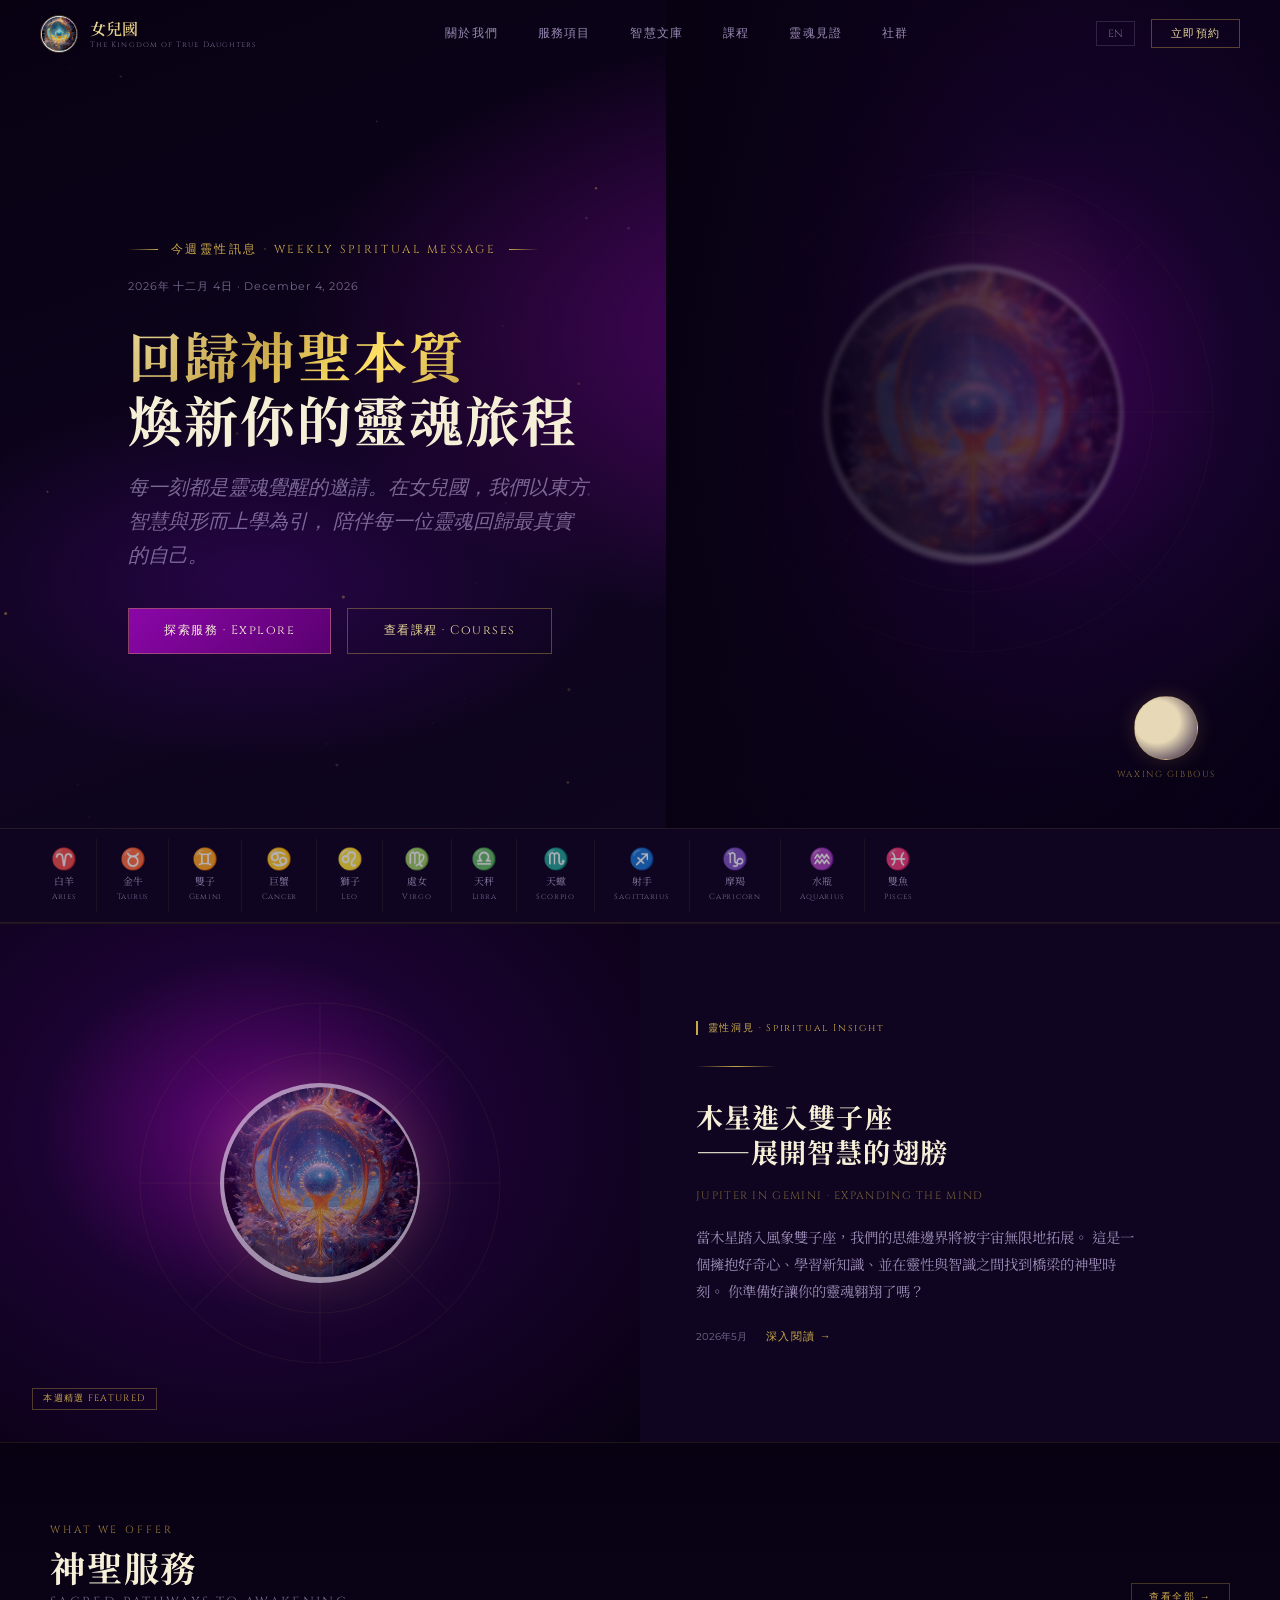
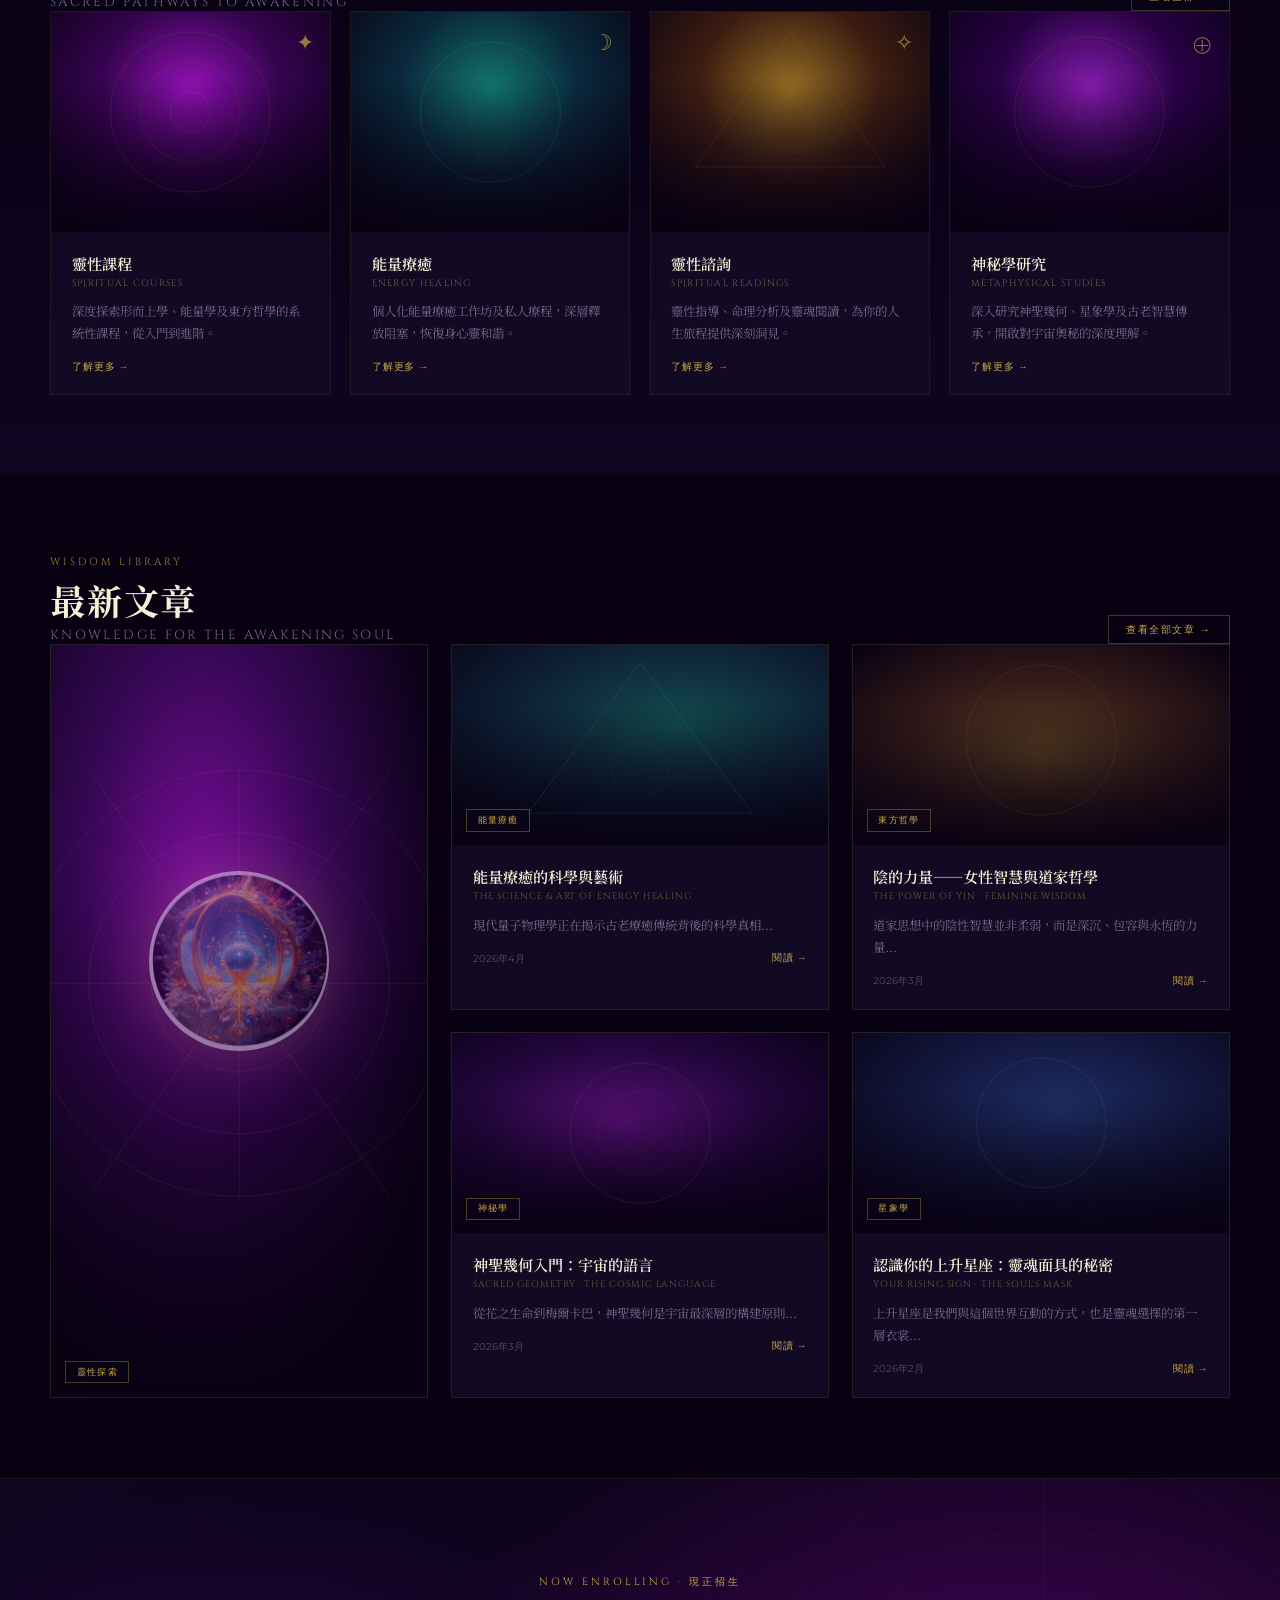
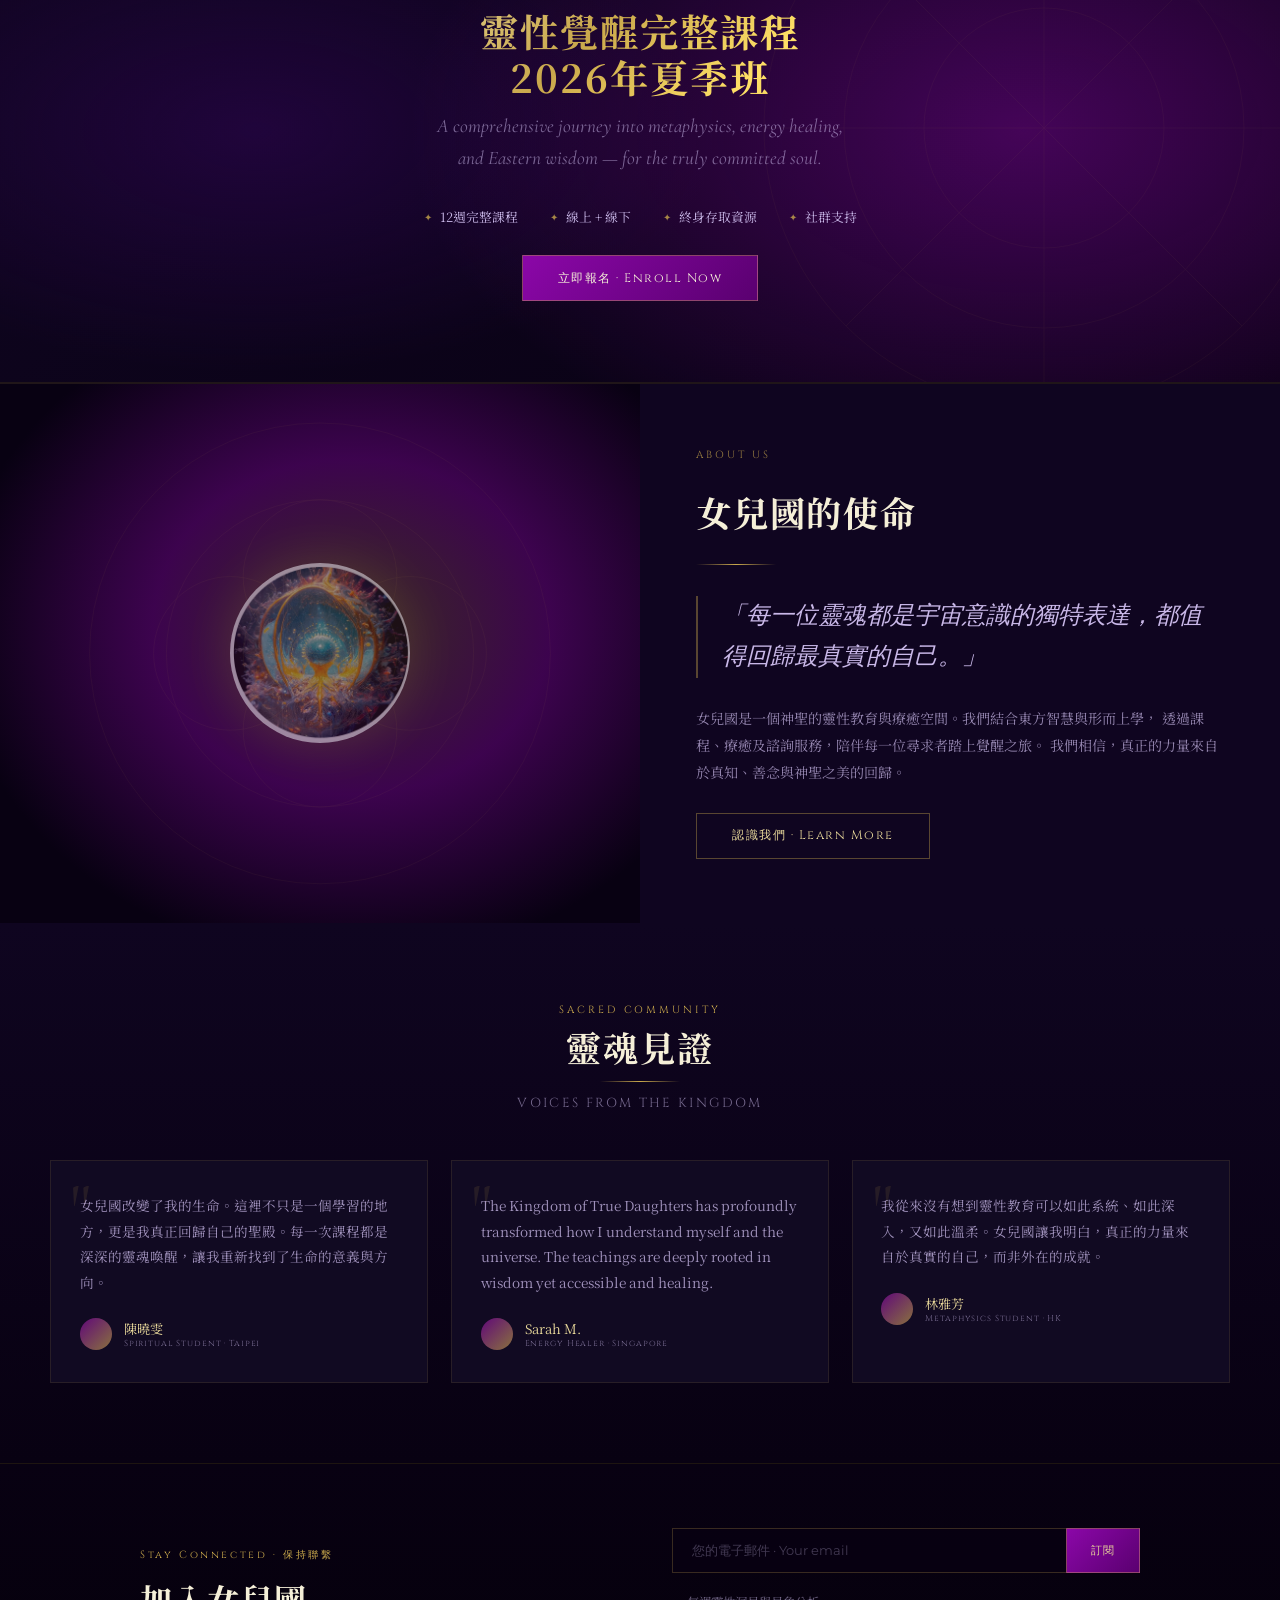
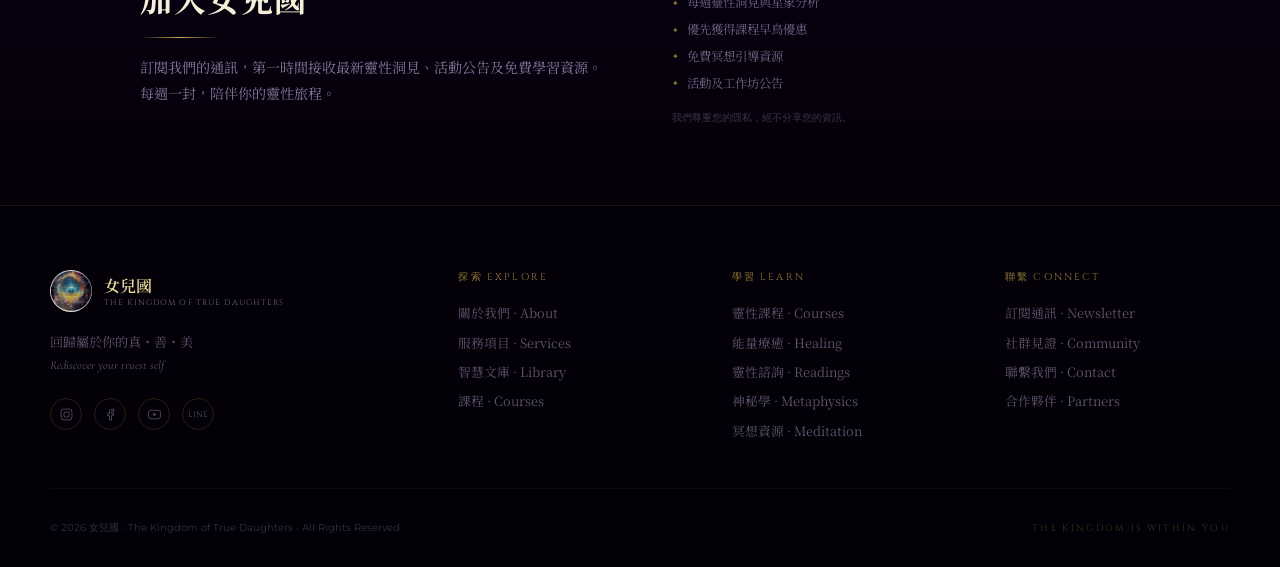
<file: v2/index.html>
<!DOCTYPE html>
<html lang="zh-Hant">
<head>
  <meta charset="UTF-8">
  <meta name="viewport" content="width=device-width, initial-scale=1.0">
  <title>女兒國 · The Kingdom of True Daughters</title>
  <meta name="description" content="女兒國 — 靈性教育、能量療癒與形而上學學院。回歸屬於你的真・善・美。">

  <link rel="preconnect" href="https://fonts.googleapis.com">
  <link rel="preconnect" href="https://fonts.gstatic.com" crossorigin>
  <link href="https://fonts.googleapis.com/css2?family=Cinzel:wght@400;600;700&family=Cormorant+Garamond:ital,wght@0,300;0,400;1,300;1,400;1,600&family=Montserrat:wght@300;400;500;600&family=Noto+Serif+TC:wght@300;400;500;700&display=swap" rel="stylesheet">

  <style>
  /* ═══════════════════════════════════
     TOKENS
  ═══════════════════════════════════ */
  :root {
    --bg:        #080112;
    --bg-mid:    #0f0520;
    --bg-card:   #110a22;
    --bg-card2:  #160d2a;
    --purple:    #8B07A8;
    --purple-lt: #a020c8;
    --purple-dk: #5A0070;
    --gold:      #C9A84C;
    --gold-lt:   #E8D89A;
    --gold-glow: #FFE066;
    --lavender:  #C9B8E8;
    --cream:     #F5EFD8;
    --muted:     rgba(201,184,232,.55);
    --border:    rgba(201,168,76,.12);
    --border-hv: rgba(201,168,76,.38);
    --nav-h:     68px;
  }
  *,*::before,*::after { box-sizing:border-box; margin:0; padding:0 }
  html { scroll-behavior:smooth }
  body {
    background:var(--bg);
    color:var(--cream);
    font-family:'Montserrat','Noto Serif TC',sans-serif;
    overflow-x:hidden;
    -webkit-font-smoothing:antialiased
  }
  img { display:block; max-width:100% }
  a   { color:inherit; text-decoration:none }
  button { cursor:pointer; background:none; border:none }
  ::-webkit-scrollbar { width:5px }
  ::-webkit-scrollbar-track { background:var(--bg) }
  ::-webkit-scrollbar-thumb { background:linear-gradient(var(--purple),var(--gold)); border-radius:3px }

  /* ── helpers ── */
  .grad-gold {
    background:linear-gradient(135deg,#E8D89A 0%,#C9A84C 40%,#FFE066 70%,#C9A84C 100%);
    -webkit-background-clip:text; -webkit-text-fill-color:transparent; background-clip:text
  }
  .f-cinzel    { font-family:'Cinzel',serif }
  .f-noto      { font-family:'Noto Serif TC',serif }
  .f-cormorant { font-family:'Cormorant Garamond',serif }
  .div-gold    { width:80px; height:1px; background:linear-gradient(90deg,transparent,var(--gold),transparent); margin:.75rem 0 }
  .div-gold-c  { width:80px; height:1px; background:linear-gradient(90deg,transparent,var(--gold),transparent); margin:.75rem auto }
  .tag {
    display:inline-block;
    font-family:'Cinzel',serif; font-size:.58rem; letter-spacing:.14em;
    color:var(--gold); border:1px solid rgba(201,168,76,.35);
    padding:.22rem .65rem; text-transform:uppercase
  }
  .reveal { opacity:0; transform:translateY(22px); transition:opacity .7s ease,transform .7s ease }
  .reveal.vis { opacity:1; transform:none }
  .d1{transition-delay:.1s}.d2{transition-delay:.2s}.d3{transition-delay:.3s}.d4{transition-delay:.4s}

  /* ═══════════════════════════════════
     NAVBAR
  ═══════════════════════════════════ */
  #nav {
    position:fixed; top:0; left:0; right:0; z-index:300;
    height:var(--nav-h);
    display:flex; align-items:center;
    padding:0 2.5rem;
    background:rgba(8,1,18,.0);
    transition:background .4s, border-color .4s, backdrop-filter .4s;
    border-bottom:1px solid transparent
  }
  #nav.scrolled {
    background:rgba(8,1,18,.94);
    backdrop-filter:blur(22px);
    border-color:var(--border)
  }
  /* logo */
  .nav-logo { display:flex; align-items:center; gap:.75rem; flex-shrink:0 }
  .nav-logo img { width:38px; height:38px; border-radius:50%; border:1px solid rgba(201,168,76,.3) }
  .nav-logo-zh {
    font-family:'Noto Serif TC',serif; font-size:1rem; font-weight:600;
    background:linear-gradient(135deg,#E8D89A,#C9A84C);
    -webkit-background-clip:text; -webkit-text-fill-color:transparent; background-clip:text
  }
  .nav-logo-en { font-family:'Cinzel',serif; font-size:.48rem; letter-spacing:.14em; color:var(--muted); line-height:1.4 }
  /* links */
  .nav-center { flex:1; display:flex; align-items:center; justify-content:center; gap:2.5rem }
  .nav-link {
    font-family:'Cinzel',serif; font-size:.72rem; letter-spacing:.1em;
    color:rgba(201,184,232,.75); position:relative;
    transition:color .3s; white-space:nowrap
  }
  .nav-link::after {
    content:''; position:absolute; bottom:-4px; left:0;
    width:0; height:1px; background:var(--gold); transition:width .3s
  }
  .nav-link:hover { color:var(--gold-lt) }
  .nav-link:hover::after { width:100% }
  /* right side */
  .nav-right { display:flex; align-items:center; gap:1rem; flex-shrink:0 }
  .nav-cta {
    font-family:'Cinzel',serif; font-size:.7rem; letter-spacing:.1em;
    border:1px solid rgba(201,168,76,.4); padding:.4rem 1.2rem;
    color:var(--gold-lt); transition:background .3s,box-shadow .3s
  }
  .nav-cta:hover { background:rgba(201,168,76,.1); box-shadow:0 0 16px rgba(201,168,76,.18) }
  .lang-btn {
    font-family:'Cinzel',serif; font-size:.65rem; letter-spacing:.05em;
    color:var(--muted); border:1px solid rgba(201,184,232,.18); padding:.3rem .65rem;
    transition:all .3s
  }
  .lang-btn:hover { color:var(--gold-lt); border-color:rgba(201,168,76,.35) }
  /* hamburger */
  .hamburger { display:none; flex-direction:column; gap:5px; padding:4px }
  .hamburger span { width:22px; height:1.5px; background:var(--lavender); transition:all .3s }
  /* mobile nav */
  .mobile-nav {
    display:none; position:fixed; inset:0; z-index:290;
    background:rgba(8,1,18,.97); backdrop-filter:blur(28px);
    flex-direction:column; align-items:center; justify-content:center;
    gap:2.2rem; opacity:0; transition:opacity .4s
  }
  .mobile-nav.open { opacity:1 }
  .mobile-nav .nav-link { font-size:1.1rem }

  /* ═══════════════════════════════════
     HERO
  ═══════════════════════════════════ */
  #hero {
    position:relative; min-height:92vh;
    display:flex; align-items:center; overflow:hidden;
    padding-top:var(--nav-h)
  }
  .hero-bg {
    position:absolute; inset:0; z-index:0;
    background:
      radial-gradient(ellipse 70% 60% at 65% 40%, rgba(139,7,168,.5) 0%, transparent 60%),
      radial-gradient(ellipse 50% 40% at 20% 70%, rgba(45,5,80,.8) 0%, transparent 55%),
      radial-gradient(ellipse 80% 80% at 50% 100%, rgba(15,5,32,.9) 0%, transparent 60%),
      linear-gradient(160deg,#080112 0%,#0f0520 60%,#080112 100%)
  }
  /* Hero right — cosmic image area */
  .hero-image-col {
    position:absolute; right:0; top:0; bottom:0;
    width:48%; z-index:1; overflow:hidden
  }
  .hero-image-col::before {
    content:''; position:absolute; inset:0; z-index:2;
    background:linear-gradient(100deg,#080112 5%,rgba(8,1,18,.4) 50%,transparent 100%)
  }
  .hero-cosmos {
    position:absolute; inset:0;
    background:
      radial-gradient(ellipse 80% 70% at 60% 45%, rgba(139,7,168,.55) 0%, rgba(45,5,80,.4) 40%, transparent 75%),
      radial-gradient(ellipse 40% 40% at 55% 40%, rgba(201,168,76,.25) 0%, transparent 50%),
      radial-gradient(ellipse 100% 100% at 50% 50%, rgba(8,1,18,.2) 0%, rgba(8,1,18,.7) 100%),
      linear-gradient(135deg,#1a0535 0%,#08011a 100%)
  }
  .hero-cosmos-logo {
    position:absolute; top:50%; left:50%; transform:translate(-50%,-50%);
    width:300px; height:300px; border-radius:50%;
    opacity:.35; filter:blur(2px);
    animation:cosmosPulse 5s ease-in-out infinite alternate
  }
  @keyframes cosmosPulse {
    from { opacity:.25; transform:translate(-50%,-50%) scale(.95) }
    to   { opacity:.45; transform:translate(-50%,-50%) scale(1.05) }
  }
  /* Hero geo rings */
  .hero-geo {
    position:absolute; top:50%; left:50%; transform:translate(-50%,-50%);
    pointer-events:none; z-index:1
  }
  .hero-geo svg { opacity:.1; animation:slowSpin 80s linear infinite }
  @keyframes slowSpin { to { transform:rotate(360deg) } }

  /* Hero content */
  .hero-content {
    position:relative; z-index:2;
    padding:4rem 2.5rem 4rem 10%;
    max-width:680px
  }
  .hero-eyebrow {
    display:flex; align-items:center; gap:.8rem;
    font-family:'Cinzel',serif; font-size:.72rem; letter-spacing:.22em;
    color:var(--gold); margin-bottom:1.4rem
  }
  .hero-eyebrow::before,
  .hero-eyebrow::after {
    content:''; flex:0 0 30px; height:1px;
    background:linear-gradient(90deg,transparent,var(--gold))
  }
  .hero-eyebrow::after { background:linear-gradient(90deg,var(--gold),transparent) }
  .hero-date {
    font-family:'Montserrat',sans-serif; font-size:.7rem; letter-spacing:.08em;
    color:var(--muted); margin-bottom:1.8rem
  }
  .hero-heading {
    font-family:'Noto Serif TC',serif; font-weight:700;
    font-size:clamp(2rem,4.5vw,3.4rem); line-height:1.18; letter-spacing:.04em;
    margin-bottom:1.2rem
  }
  .hero-sub {
    font-family:'Cormorant Garamond',serif; font-style:italic;
    font-size:clamp(1rem,1.8vw,1.25rem); color:var(--muted);
    line-height:1.7; margin-bottom:2.2rem; max-width:460px
  }
  .hero-btns { display:flex; gap:1rem; flex-wrap:wrap }
  .btn-primary {
    font-family:'Cinzel',serif; font-size:.78rem; letter-spacing:.12em;
    padding:.85rem 2.2rem;
    background:linear-gradient(135deg,var(--purple),var(--purple-dk));
    border:1px solid rgba(201,168,76,.4); color:var(--cream);
    transition:box-shadow .3s,transform .2s; position:relative; overflow:hidden
  }
  .btn-primary::before {
    content:''; position:absolute; inset:0;
    background:linear-gradient(135deg,rgba(201,168,76,.2),transparent);
    opacity:0; transition:opacity .3s
  }
  .btn-primary:hover::before { opacity:1 }
  .btn-primary:hover { box-shadow:0 0 32px rgba(139,7,168,.55); transform:translateY(-2px) }
  .btn-primary:active { transform:none }
  .btn-ghost {
    font-family:'Cinzel',serif; font-size:.78rem; letter-spacing:.12em;
    padding:.85rem 2.2rem;
    border:1px solid rgba(201,168,76,.4); color:var(--gold-lt);
    transition:background .3s,border-color .3s,transform .2s
  }
  .btn-ghost:hover { background:rgba(201,168,76,.1); border-color:rgba(201,168,76,.7); transform:translateY(-2px) }
  /* Hero moon phase badge */
  .hero-moon-badge {
    position:absolute; bottom:3rem; right:5%;
    z-index:3; text-align:center
  }
  .moon-phase-icon {
    width:64px; height:64px; border-radius:50%;
    border:1px solid rgba(201,168,76,.3);
    background:radial-gradient(ellipse at 35% 40%, rgba(255,240,200,.9) 40%, rgba(30,10,60,.8) 100%);
    margin:0 auto .5rem; box-shadow:0 0 20px rgba(201,168,76,.2)
  }
  .moon-phase-label {
    font-family:'Cinzel',serif; font-size:.55rem; letter-spacing:.18em;
    color:rgba(201,168,76,.6)
  }

  /* ═══════════════════════════════════
     ZODIAC STRIP
  ═══════════════════════════════════ */
  .zodiac-strip {
    background:var(--bg-mid);
    border-top:1px solid var(--border);
    border-bottom:1px solid var(--border);
    padding:.6rem 0; overflow-x:auto; overflow-y:hidden;
    scrollbar-width:none
  }
  .zodiac-strip::-webkit-scrollbar { display:none }
  .zodiac-inner {
    display:flex; align-items:stretch;
    min-width:max-content; padding:0 2rem
  }
  .zodiac-item {
    display:flex; flex-direction:column; align-items:center; justify-content:center;
    padding:.65rem 1.2rem; gap:.25rem;
    border-right:1px solid rgba(201,168,76,.08);
    transition:background .3s; cursor:pointer; flex-shrink:0
  }
  .zodiac-item:last-child { border-right:none }
  .zodiac-item:hover { background:rgba(201,168,76,.07) }
  .zodiac-symbol {
    font-size:1.3rem; color:var(--gold); opacity:.7; line-height:1;
    transition:opacity .3s, transform .3s
  }
  .zodiac-item:hover .zodiac-symbol { opacity:1; transform:scale(1.15) }
  .zodiac-zh {
    font-family:'Noto Serif TC',serif; font-size:.62rem; color:var(--lavender); opacity:.65
  }
  .zodiac-en {
    font-family:'Cinzel',serif; font-size:.48rem; letter-spacing:.1em; color:var(--muted)
  }

  /* ═══════════════════════════════════
     SECTION HEADER (shared)
  ═══════════════════════════════════ */
  .s-label {
    font-family:'Cinzel',serif; font-size:.65rem; letter-spacing:.28em;
    color:var(--gold); opacity:.75; text-transform:uppercase; margin-bottom:.6rem
  }
  .s-zh {
    font-family:'Noto Serif TC',serif; font-weight:700;
    font-size:clamp(1.5rem,3vw,2.2rem); letter-spacing:.05em; color:var(--cream); line-height:1.2
  }
  .s-en {
    font-family:'Cinzel',serif; font-size:clamp(.65rem,1.2vw,.82rem);
    letter-spacing:.18em; color:var(--muted); margin-top:.3rem
  }
  .s-desc {
    font-family:'Noto Serif TC',serif; font-size:.92rem; line-height:1.88;
    color:rgba(201,184,232,.8); margin-top:1rem; max-width:520px
  }

  /* ═══════════════════════════════════
     FEATURED SPLIT
  ═══════════════════════════════════ */
  #featured {
    display:grid; grid-template-columns:1fr 1fr;
    min-height:520px;
    border-top:1px solid var(--border); border-bottom:1px solid var(--border)
  }
  .feat-img {
    position:relative; overflow:hidden; min-height:420px
  }
  .feat-img-bg {
    position:absolute; inset:0;
    background:
      radial-gradient(ellipse at 40% 40%, rgba(139,7,168,.7) 0%, rgba(45,5,80,.5) 40%, rgba(8,1,18,1) 100%);
    transition:transform .6s ease
  }
  #featured:hover .feat-img-bg { transform:scale(1.03) }
  .feat-img-logo {
    position:absolute; top:50%; left:50%;
    transform:translate(-50%,-50%);
    width:200px; height:200px; border-radius:50%;
    opacity:.55; filter:drop-shadow(0 0 30px rgba(201,168,76,.4))
  }
  .feat-img-geo {
    position:absolute; inset:0; opacity:.12;
    display:flex; align-items:center; justify-content:center
  }
  .feat-img-tag {
    position:absolute; bottom:2rem; left:2rem; z-index:2
  }
  .feat-content {
    padding:4rem 3.5rem;
    background:var(--bg-mid);
    display:flex; flex-direction:column; justify-content:center; gap:1.2rem
  }
  .feat-cat {
    font-family:'Cinzel',serif; font-size:.62rem; letter-spacing:.18em;
    color:var(--gold); border-left:2px solid var(--gold); padding-left:.6rem
  }
  .feat-zh {
    font-family:'Noto Serif TC',serif; font-size:clamp(1.2rem,2.5vw,1.7rem);
    font-weight:700; line-height:1.3; color:var(--cream); letter-spacing:.04em
  }
  .feat-en {
    font-family:'Cinzel',serif; font-size:.68rem; letter-spacing:.12em;
    color:rgba(201,168,76,.55)
  }
  .feat-excerpt {
    font-family:'Noto Serif TC',serif; font-size:.9rem; line-height:1.88;
    color:rgba(201,184,232,.75); max-width:440px
  }
  .feat-meta {
    display:flex; align-items:center; gap:1.2rem; margin-top:.4rem
  }
  .feat-date {
    font-family:'Montserrat',sans-serif; font-size:.65rem; color:var(--muted)
  }
  .feat-read {
    font-family:'Cinzel',serif; font-size:.68rem; letter-spacing:.12em;
    color:var(--gold); display:flex; align-items:center; gap:.4rem;
    transition:gap .3s
  }
  .feat-read:hover { gap:.7rem }

  /* ═══════════════════════════════════
     ENERGY / SERVICE CARDS ROW
  ═══════════════════════════════════ */
  #energy {
    padding:5rem 2.5rem;
    background:linear-gradient(180deg,var(--bg) 0%,var(--bg-mid) 100%)
  }
  .energy-header {
    display:flex; align-items:flex-end; justify-content:space-between;
    margin-bottom:3rem; flex-wrap:wrap; gap:1rem
  }
  .energy-grid {
    display:grid; grid-template-columns:repeat(4,1fr); gap:1.2rem;
    max-width:1180px; margin:0 auto
  }
  .energy-card {
    position:relative; overflow:hidden;
    border:1px solid var(--border);
    transition:border-color .35s,transform .35s,box-shadow .35s;
    cursor:pointer
  }
  .energy-card:hover {
    border-color:var(--border-hv);
    transform:translateY(-6px);
    box-shadow:0 20px 50px rgba(139,7,168,.28)
  }
  .energy-card-img {
    height:220px; position:relative; overflow:hidden
  }
  .energy-card-bg { position:absolute; inset:0; transition:transform .5s }
  .energy-card:hover .energy-card-bg { transform:scale(1.06) }
  .energy-card-overlay {
    position:absolute; inset:0;
    background:linear-gradient(180deg,rgba(8,1,18,.1) 0%,transparent 30%,rgba(8,1,18,.95) 100%)
  }
  .energy-card-icon {
    position:absolute; top:1rem; right:1rem; z-index:2;
    font-size:1.4rem; color:var(--gold); opacity:.7
  }
  .energy-card-body { padding:1.3rem; background:var(--bg-card) }
  .energy-card-zh {
    font-family:'Noto Serif TC',serif; font-size:.95rem; font-weight:600;
    color:var(--cream); margin-bottom:.18rem
  }
  .energy-card-en {
    font-family:'Cinzel',serif; font-size:.58rem; letter-spacing:.14em;
    color:rgba(201,168,76,.55); margin-bottom:.7rem
  }
  .energy-card-desc {
    font-family:'Noto Serif TC',serif; font-size:.78rem; line-height:1.78;
    color:var(--muted)
  }
  .energy-card-link {
    display:flex; align-items:center; gap:.35rem; margin-top:1rem;
    font-family:'Cinzel',serif; font-size:.6rem; letter-spacing:.1em;
    color:var(--gold); transition:gap .3s
  }
  .energy-card:hover .energy-card-link { gap:.6rem }

  /* ═══════════════════════════════════
     ARTICLES GRID
  ═══════════════════════════════════ */
  #articles {
    padding:5rem 2.5rem;
    background:var(--bg)
  }
  .articles-header {
    display:flex; align-items:flex-end; justify-content:space-between;
    margin-bottom:3rem; flex-wrap:wrap; gap:1rem
  }
  .view-all {
    font-family:'Cinzel',serif; font-size:.65rem; letter-spacing:.14em;
    color:var(--gold); border:1px solid rgba(201,168,76,.3);
    padding:.4rem 1.1rem; transition:background .3s,border-color .3s
  }
  .view-all:hover { background:rgba(201,168,76,.1); border-color:rgba(201,168,76,.6) }
  .articles-grid {
    display:grid; grid-template-columns:repeat(3,1fr);
    gap:1.4rem; max-width:1180px; margin:0 auto
  }
  /* featured large article (spans 2 rows) */
  .article-card {
    background:var(--bg-card);
    border:1px solid var(--border);
    overflow:hidden;
    transition:border-color .35s,transform .35s,box-shadow .35s
  }
  .article-card:hover {
    border-color:var(--border-hv);
    transform:translateY(-6px);
    box-shadow:0 18px 50px rgba(139,7,168,.22)
  }
  .article-card.large { grid-row:span 2 }
  .article-img {
    position:relative; overflow:hidden;
    height:200px
  }
  .article-card.large .article-img { height:100%; min-height:300px }
  .article-img-bg { position:absolute; inset:0; transition:transform .5s }
  .article-card:hover .article-img-bg { transform:scale(1.05) }
  .article-img-overlay {
    position:absolute; inset:0;
    background:linear-gradient(180deg,transparent 30%,rgba(8,1,18,.9) 100%)
  }
  .article-cat-badge {
    position:absolute; bottom:.85rem; left:.9rem; z-index:2
  }
  .article-body { padding:1.3rem }
  .article-zh {
    font-family:'Noto Serif TC',serif; font-size:.95rem; font-weight:600;
    color:var(--cream); line-height:1.4; margin-bottom:.2rem
  }
  .article-card.large .article-zh { font-size:1.1rem }
  .article-en {
    font-family:'Cinzel',serif; font-size:.58rem; letter-spacing:.1em;
    color:rgba(201,168,76,.5); margin-bottom:.7rem
  }
  .article-excerpt {
    font-family:'Noto Serif TC',serif; font-size:.78rem; line-height:1.78;
    color:var(--muted)
  }
  .article-footer {
    display:flex; align-items:center; justify-content:space-between; margin-top:1rem
  }
  .article-date {
    font-family:'Montserrat',sans-serif; font-size:.62rem; color:rgba(201,184,232,.35)
  }
  .article-read {
    font-family:'Cinzel',serif; font-size:.6rem; letter-spacing:.1em;
    color:var(--gold); display:flex; align-items:center; gap:.3rem; transition:gap .3s
  }
  .article-card:hover .article-read { gap:.55rem }

  /* ═══════════════════════════════════
     COURSE BANNER
  ═══════════════════════════════════ */
  #course-banner {
    position:relative; overflow:hidden;
    padding:6rem 2.5rem;
    border-top:1px solid var(--border); border-bottom:1px solid var(--border)
  }
  .course-banner-bg {
    position:absolute; inset:0;
    background:
      radial-gradient(ellipse 80% 120% at 80% 50%, rgba(139,7,168,.45) 0%, transparent 60%),
      radial-gradient(ellipse 60% 80% at 20% 50%, rgba(45,5,80,.6) 0%, transparent 60%),
      linear-gradient(135deg,var(--bg-mid) 0%,var(--bg) 100%)
  }
  .course-banner-geo {
    position:absolute; right:-5%; top:50%; transform:translateY(-50%);
    opacity:.08; pointer-events:none
  }
  .course-inner {
    position:relative; z-index:1;
    max-width:600px; margin:0 auto; text-align:center
  }
  .course-kicker {
    font-family:'Cinzel',serif; font-size:.65rem; letter-spacing:.28em;
    color:var(--gold); margin-bottom:1.2rem
  }
  .course-zh {
    font-family:'Noto Serif TC',serif; font-weight:700;
    font-size:clamp(1.6rem,3vw,2.4rem); letter-spacing:.05em; line-height:1.2; margin-bottom:.6rem
  }
  .course-en {
    font-family:'Cormorant Garamond',serif; font-style:italic;
    font-size:clamp(.95rem,1.8vw,1.2rem); color:var(--muted); margin-bottom:2rem; line-height:1.7
  }
  .course-features {
    display:flex; gap:2rem; justify-content:center; flex-wrap:wrap; margin-bottom:2.5rem
  }
  .course-feature {
    display:flex; align-items:center; gap:.5rem;
    font-family:'Noto Serif TC',serif; font-size:.8rem; color:var(--lavender)
  }
  .course-feature::before { content:'✦'; color:var(--gold); font-size:.6rem; opacity:.8 }

  /* ═══════════════════════════════════
     ABOUT STRIP
  ═══════════════════════════════════ */
  #about-strip {
    display:grid; grid-template-columns:1fr 1fr;
    border-top:1px solid var(--border)
  }
  .about-strip-img {
    position:relative; min-height:380px; overflow:hidden
  }
  .about-strip-bg {
    position:absolute; inset:0;
    background:
      radial-gradient(ellipse at 55% 45%, rgba(201,168,76,.25) 0%, rgba(139,7,168,.4) 40%, rgba(8,1,18,1) 80%);
    transition:transform .6s
  }
  #about-strip:hover .about-strip-bg { transform:scale(1.03) }
  .about-strip-logo {
    position:absolute; top:50%; left:50%; transform:translate(-50%,-50%);
    width:180px; height:180px; border-radius:50%;
    opacity:.5; filter:drop-shadow(0 0 25px rgba(201,168,76,.35))
  }
  .about-strip-content {
    padding:4rem 3.5rem;
    background:var(--bg-mid);
    display:flex; flex-direction:column; justify-content:center; gap:1.2rem
  }
  .about-quote {
    font-family:'Cormorant Garamond',serif; font-size:clamp(1.1rem,2vw,1.5rem);
    font-style:italic; color:var(--lavender); line-height:1.7;
    border-left:2px solid rgba(201,168,76,.4); padding-left:1.5rem;
    margin-bottom:.5rem
  }
  .about-desc {
    font-family:'Noto Serif TC',serif; font-size:.88rem; line-height:1.9;
    color:rgba(201,184,232,.72)
  }

  /* ═══════════════════════════════════
     TESTIMONIALS ROW
  ═══════════════════════════════════ */
  #testimonials {
    padding:5rem 2.5rem;
    background:linear-gradient(180deg,var(--bg-mid) 0%,var(--bg) 100%)
  }
  .testi-grid {
    display:grid; grid-template-columns:repeat(3,1fr);
    gap:1.4rem; max-width:1180px; margin:3rem auto 0
  }
  .testi-card {
    padding:2rem 1.8rem;
    background:var(--bg-card);
    border:1px solid var(--border);
    position:relative;
    transition:border-color .35s,transform .35s
  }
  .testi-card:hover { border-color:var(--border-hv); transform:translateY(-4px) }
  .testi-card-quote {
    font-family:'Cormorant Garamond',serif; font-size:4.5rem;
    color:rgba(201,168,76,.12); line-height:1; position:absolute; top:.8rem; left:1.2rem
  }
  .testi-text {
    font-family:'Noto Serif TC',serif; font-size:.85rem; line-height:1.9;
    color:rgba(201,184,232,.78); margin-bottom:1.4rem; position:relative; z-index:1
  }
  .testi-author { display:flex; align-items:center; gap:.75rem }
  .testi-avatar {
    width:32px; height:32px; border-radius:50%;
    background:linear-gradient(135deg,var(--purple),var(--gold)); opacity:.65; flex-shrink:0
  }
  .testi-name { font-family:'Noto Serif TC',serif; font-size:.82rem; color:var(--gold-lt) }
  .testi-role { font-family:'Cinzel',serif; font-size:.54rem; letter-spacing:.1em; color:var(--muted) }

  /* ═══════════════════════════════════
     NEWSLETTER
  ═══════════════════════════════════ */
  #newsletter {
    padding:4rem 2.5rem 5rem;
    background:linear-gradient(180deg,var(--bg) 0%,#040009 100%);
    border-top:1px solid var(--border)
  }
  .nl-wrap {
    display:grid; grid-template-columns:1fr 1fr;
    gap:4rem; max-width:1000px; margin:0 auto; align-items:center
  }
  .nl-eyebrow {
    font-family:'Cinzel',serif; font-size:.65rem; letter-spacing:.25em;
    color:var(--gold); margin-bottom:.8rem
  }
  .nl-zh {
    font-family:'Noto Serif TC',serif; font-weight:700;
    font-size:clamp(1.4rem,2.8vw,2rem); letter-spacing:.05em; margin-bottom:.5rem
  }
  .nl-desc {
    font-family:'Noto Serif TC',serif; font-size:.88rem; line-height:1.85;
    color:rgba(201,184,232,.65)
  }
  .nl-form { display:flex; flex-direction:column; gap:.9rem }
  .nl-row { display:flex; gap:0 }
  .nl-input {
    flex:1; background:rgba(8,1,18,.8);
    border:1px solid rgba(201,168,76,.25); border-right:none;
    color:var(--cream); padding:.85rem 1.2rem;
    font-family:'Montserrat',sans-serif; font-size:.8rem;
    outline:none; transition:border-color .3s
  }
  .nl-input::placeholder { color:rgba(201,184,232,.3) }
  .nl-input:focus { border-color:rgba(201,168,76,.5) }
  .nl-btn {
    font-family:'Cinzel',serif; font-size:.7rem; letter-spacing:.1em;
    padding:.85rem 1.5rem;
    background:linear-gradient(135deg,var(--purple),var(--purple-dk));
    border:1px solid rgba(201,168,76,.4); color:var(--gold-lt);
    cursor:pointer; transition:box-shadow .3s
  }
  .nl-btn:hover { box-shadow:0 0 22px rgba(139,7,168,.5) }
  .nl-benefits { display:flex; flex-direction:column; gap:.55rem; margin-top:.4rem }
  .nl-benefit {
    font-family:'Noto Serif TC',serif; font-size:.78rem;
    color:var(--muted); display:flex; align-items:center; gap:.5rem
  }
  .nl-benefit::before { content:'✦'; color:var(--gold); font-size:.5rem; opacity:.7; flex-shrink:0 }
  .nl-note {
    font-family:'Montserrat',sans-serif; font-size:.65rem;
    color:rgba(201,184,232,.28); margin-top:.3rem
  }

  /* ═══════════════════════════════════
     FOOTER
  ═══════════════════════════════════ */
  footer {
    background:linear-gradient(180deg,#040009 0%,#020007 100%);
    border-top:1px solid var(--border);
    padding:4rem 2.5rem 2rem
  }
  .footer-inner { max-width:1180px; margin:0 auto }
  .footer-top {
    display:grid; grid-template-columns:1.6fr 1fr 1fr 1fr;
    gap:3rem; padding-bottom:3rem;
    border-bottom:1px solid rgba(201,168,76,.07)
  }
  .footer-logo { display:flex; align-items:center; gap:.75rem; margin-bottom:1.2rem }
  .footer-logo img { width:42px; height:42px; border-radius:50%; opacity:.88 }
  .footer-brand-zh { font-family:'Noto Serif TC',serif; font-size:1rem; font-weight:600; color:var(--gold-lt) }
  .footer-brand-en { font-family:'Cinzel',serif; font-size:.5rem; letter-spacing:.14em; color:var(--muted) }
  .footer-tagline { font-family:'Noto Serif TC',serif; font-size:.82rem; line-height:1.7; color:rgba(201,184,232,.45); margin-bottom:1.4rem }
  .footer-socials { display:flex; gap:.75rem; flex-wrap:wrap }
  .social-icon {
    width:32px; height:32px; border-radius:50%;
    border:1px solid rgba(201,168,76,.18);
    display:flex; align-items:center; justify-content:center;
    color:rgba(201,184,232,.45); font-size:.75rem;
    transition:border-color .3s,color .3s,box-shadow .3s
  }
  .social-icon:hover { border-color:rgba(201,168,76,.5); color:var(--gold-lt); box-shadow:0 0 10px rgba(201,168,76,.18) }
  .footer-col-title {
    font-family:'Cinzel',serif; font-size:.62rem; letter-spacing:.22em;
    color:var(--gold); opacity:.7; margin-bottom:1.2rem
  }
  .footer-links { display:flex; flex-direction:column; gap:.65rem }
  .footer-link {
    font-family:'Noto Serif TC',serif; font-size:.8rem;
    color:rgba(201,184,232,.45); transition:color .3s
  }
  .footer-link:hover { color:var(--gold-lt) }
  .footer-bottom {
    display:flex; align-items:center; justify-content:space-between;
    padding-top:2rem; flex-wrap:wrap; gap:1rem
  }
  .footer-copy { font-family:'Montserrat',sans-serif; font-size:.65rem; color:rgba(201,184,232,.25) }
  .footer-kingdom {
    font-family:'Cinzel',serif; font-size:.58rem; letter-spacing:.25em;
    color:rgba(201,168,76,.3)
  }

  /* ═══════════════════════════════════
     RESPONSIVE
  ═══════════════════════════════════ */
  @media (max-width:1024px) {
    .hero-image-col { width:42% }
    .energy-grid { grid-template-columns:repeat(2,1fr) }
    .articles-grid { grid-template-columns:repeat(2,1fr) }
    .article-card.large { grid-row:auto }
    .testi-grid { grid-template-columns:1fr 1fr }
    .footer-top { grid-template-columns:1fr 1fr }
    .nav-center { gap:1.5rem }
  }
  @media (max-width:768px) {
    .hero-image-col { display:none }
    .hero-content { padding:3rem 1.5rem 3rem 1.5rem; max-width:100% }
    #featured { grid-template-columns:1fr }
    .feat-img { min-height:260px }
    #about-strip { grid-template-columns:1fr }
    .about-strip-img { min-height:220px }
    .nl-wrap { grid-template-columns:1fr }
    .footer-top { grid-template-columns:1fr }
    .articles-grid { grid-template-columns:1fr }
    .testi-grid { grid-template-columns:1fr }
    .energy-grid { grid-template-columns:1fr 1fr }
    .nav-center,.nav-right .nav-cta,.nav-right .lang-btn { display:none }
    .hamburger { display:flex }
    .mobile-nav { display:flex }
  }
  @media (max-width:480px) {
    .energy-grid { grid-template-columns:1fr }
    .hero-heading { font-size:1.9rem }
  }
  </style>
</head>
<body>

<!-- ── MOBILE NAV ── -->
<div class="mobile-nav" id="mobileNav">
  <a href="#featured"  class="nav-link f-cinzel" onclick="closeMobile()">關於我們</a>
  <a href="#energy"    class="nav-link f-cinzel" onclick="closeMobile()">服務項目</a>
  <a href="#articles"  class="nav-link f-cinzel" onclick="closeMobile()">文章</a>
  <a href="#course-banner" class="nav-link f-cinzel" onclick="closeMobile()">課程</a>
  <a href="#newsletter" class="nav-link f-cinzel" onclick="closeMobile()">社群</a>
  <a href="#newsletter" class="btn-primary f-cinzel" onclick="closeMobile()" style="margin-top:.8rem">立即聯繫</a>
</div>

<!-- ═══════════ NAVBAR ═══════════ -->
<nav id="nav">
  <a href="#" class="nav-logo">
    <img src="../brand_assets/女兒國_logo.jpg" alt="女兒國">
    <div>
      <div class="nav-logo-zh">女兒國</div>
      <div class="nav-logo-en">The Kingdom of True Daughters</div>
    </div>
  </a>

  <div class="nav-center">
    <a href="#about-strip" class="nav-link">關於我們</a>
    <a href="#energy"      class="nav-link">服務項目</a>
    <a href="#articles"    class="nav-link">智慧文庫</a>
    <a href="#course-banner" class="nav-link">課程</a>
    <a href="#testimonials" class="nav-link">靈魂見證</a>
    <a href="#newsletter"  class="nav-link">社群</a>
  </div>

  <div class="nav-right">
    <button class="lang-btn f-cinzel" onclick="toggleLang()" id="langBtn">EN</button>
    <a href="#newsletter" class="nav-cta f-cinzel">立即預約</a>
    <div class="hamburger" id="hamburger" onclick="toggleMobile()">
      <span></span><span></span><span></span>
    </div>
  </div>
</nav>

<!-- ═══════════ HERO ═══════════ -->
<section id="hero">
  <div class="hero-bg"></div>
  <canvas id="star-canvas" style="position:absolute;inset:0;z-index:1;pointer-events:none"></canvas>

  <!-- right atmospheric image -->
  <div class="hero-image-col">
    <div class="hero-cosmos"></div>
    <img class="hero-cosmos-logo" src="../brand_assets/女兒國_logo.jpg" alt="">
    <div class="hero-geo">
      <svg viewBox="0 0 500 500" width="500" height="500" fill="none" stroke="rgba(201,168,76,1)" stroke-width=".5">
        <circle cx="250" cy="250" r="240"/><circle cx="250" cy="250" r="180"/>
        <circle cx="250" cy="250" r="120"/><circle cx="250" cy="250" r="60"/>
        <line x1="250" y1="10"  x2="250" y2="490"/>
        <line x1="10"  y1="250" x2="490" y2="250"/>
        <line x1="80"  y1="80"  x2="420" y2="420"/>
        <line x1="420" y1="80"  x2="80"  y2="420"/>
      </svg>
    </div>
  </div>

  <div class="hero-content">
    <div class="hero-eyebrow reveal">今週靈性訊息 · WEEKLY SPIRITUAL MESSAGE</div>
    <div class="hero-date reveal d1" id="heroDate"></div>

    <h1 class="hero-heading reveal d1">
      <span class="grad-gold">回歸神聖本質</span><br>
      煥新你的靈魂旅程
    </h1>
    <p class="hero-sub reveal d2">
      每一刻都是靈魂覺醒的邀請。在女兒國，我們以東方智慧與形而上學為引，
      陪伴每一位靈魂回歸最真實的自己。
    </p>
    <div class="hero-btns reveal d3">
      <a href="#energy" class="btn-primary f-cinzel">探索服務 · Explore</a>
      <a href="#course-banner" class="btn-ghost f-cinzel">查看課程 · Courses</a>
    </div>
  </div>

  <div class="hero-moon-badge">
    <div class="moon-phase-icon"></div>
    <div class="moon-phase-label">WAXING GIBBOUS</div>
  </div>
</section>

<!-- ═══════════ ZODIAC STRIP ═══════════ -->
<div class="zodiac-strip">
  <div class="zodiac-inner">
    <div class="zodiac-item"><div class="zodiac-symbol">♈</div><div class="zodiac-zh">白羊</div><div class="zodiac-en">Aries</div></div>
    <div class="zodiac-item"><div class="zodiac-symbol">♉</div><div class="zodiac-zh">金牛</div><div class="zodiac-en">Taurus</div></div>
    <div class="zodiac-item"><div class="zodiac-symbol">♊</div><div class="zodiac-zh">雙子</div><div class="zodiac-en">Gemini</div></div>
    <div class="zodiac-item"><div class="zodiac-symbol">♋</div><div class="zodiac-zh">巨蟹</div><div class="zodiac-en">Cancer</div></div>
    <div class="zodiac-item"><div class="zodiac-symbol">♌</div><div class="zodiac-zh">獅子</div><div class="zodiac-en">Leo</div></div>
    <div class="zodiac-item"><div class="zodiac-symbol">♍</div><div class="zodiac-zh">處女</div><div class="zodiac-en">Virgo</div></div>
    <div class="zodiac-item"><div class="zodiac-symbol">♎</div><div class="zodiac-zh">天秤</div><div class="zodiac-en">Libra</div></div>
    <div class="zodiac-item"><div class="zodiac-symbol">♏</div><div class="zodiac-zh">天蠍</div><div class="zodiac-en">Scorpio</div></div>
    <div class="zodiac-item"><div class="zodiac-symbol">♐</div><div class="zodiac-zh">射手</div><div class="zodiac-en">Sagittarius</div></div>
    <div class="zodiac-item"><div class="zodiac-symbol">♑</div><div class="zodiac-zh">摩羯</div><div class="zodiac-en">Capricorn</div></div>
    <div class="zodiac-item"><div class="zodiac-symbol">♒</div><div class="zodiac-zh">水瓶</div><div class="zodiac-en">Aquarius</div></div>
    <div class="zodiac-item"><div class="zodiac-symbol">♓</div><div class="zodiac-zh">雙魚</div><div class="zodiac-en">Pisces</div></div>
  </div>
</div>

<!-- ═══════════ FEATURED SPLIT ═══════════ -->
<section id="featured">
  <div class="feat-img">
    <div class="feat-img-bg"></div>
    <img class="feat-img-logo" src="../brand_assets/女兒國_logo.jpg" alt="">
    <div class="feat-img-geo">
      <svg viewBox="0 0 400 400" width="400" height="400" fill="none" stroke="rgba(201,168,76,1)" stroke-width=".6">
        <circle cx="200" cy="200" r="180"/><circle cx="200" cy="200" r="130"/>
        <circle cx="200" cy="200" r="80"/><circle cx="200" cy="200" r="35"/>
        <line x1="200" y1="20" x2="200" y2="380"/>
        <line x1="20"  y1="200" x2="380" y2="200"/>
        <line x1="73"  y1="73"  x2="327" y2="327"/>
        <line x1="327" y1="73"  x2="73"  y2="327"/>
      </svg>
    </div>
    <div class="feat-img-tag"><span class="tag">本週精選 Featured</span></div>
  </div>
  <div class="feat-content reveal">
    <div class="feat-cat">靈性洞見 · Spiritual Insight</div>
    <div class="div-gold"></div>
    <div class="feat-zh">木星進入雙子座<br>——展開智慧的翅膀</div>
    <div class="feat-en">JUPITER IN GEMINI · EXPANDING THE MIND</div>
    <p class="feat-excerpt">
      當木星踏入風象雙子座，我們的思維邊界將被宇宙無限地拓展。
      這是一個擁抱好奇心、學習新知識、並在靈性與智識之間找到橋梁的神聖時刻。
      你準備好讓你的靈魂翱翔了嗎？
    </p>
    <div class="feat-meta">
      <span class="feat-date">2026年5月</span>
      <a href="#articles" class="feat-read f-cinzel">深入閱讀 →</a>
    </div>
  </div>
</section>

<!-- ═══════════ ENERGY / SERVICE CARDS ═══════════ -->
<section id="energy">
  <div class="energy-header" style="max-width:1180px;margin:0 auto">
    <div class="reveal">
      <div class="s-label">What We Offer</div>
      <div class="s-zh">神聖服務</div>
      <div class="s-en">SACRED PATHWAYS TO AWAKENING</div>
    </div>
    <a href="#newsletter" class="view-all f-cinzel reveal d2">查看全部 →</a>
  </div>

  <div class="energy-grid">
    <div class="energy-card reveal d1">
      <div class="energy-card-img">
        <div class="energy-card-bg" style="background:radial-gradient(ellipse at 50% 35%,rgba(180,20,220,.8) 0%,rgba(100,5,140,.5) 45%,rgba(8,1,18,1) 100%)"></div>
        <div class="energy-card-overlay"></div>
        <svg style="position:absolute;inset:0;width:100%;height:100%;opacity:.15" viewBox="0 0 240 220" fill="none">
          <circle cx="120" cy="100" r="80" stroke="rgba(201,168,76,1)" stroke-width=".7"/>
          <circle cx="120" cy="100" r="50" stroke="rgba(201,168,76,1)" stroke-width=".5"/>
          <circle cx="120" cy="100" r="20" stroke="rgba(220,190,255,1)" stroke-width=".5"/>
        </svg>
        <div class="energy-card-icon">✦</div>
      </div>
      <div class="energy-card-body">
        <div class="energy-card-zh">靈性課程</div>
        <div class="energy-card-en">SPIRITUAL COURSES</div>
        <p class="energy-card-desc">深度探索形而上學、能量學及東方哲學的系統性課程，從入門到進階。</p>
        <a href="#course-banner" class="energy-card-link f-cinzel">了解更多 →</a>
      </div>
    </div>

    <div class="energy-card reveal d2">
      <div class="energy-card-img">
        <div class="energy-card-bg" style="background:radial-gradient(ellipse at 50% 35%,rgba(20,180,155,.65) 0%,rgba(10,80,100,.5) 45%,rgba(8,1,18,1) 100%)"></div>
        <div class="energy-card-overlay"></div>
        <svg style="position:absolute;inset:0;width:100%;height:100%;opacity:.15" viewBox="0 0 240 220" fill="none">
          <circle cx="120" cy="100" r="70" stroke="rgba(100,220,200,1)" stroke-width=".7"/>
          <path d="M120 30 Q160 100 120 170 Q80 100 120 30Z" stroke="rgba(201,168,76,.6)" stroke-width=".5" fill="none"/>
        </svg>
        <div class="energy-card-icon">☽</div>
      </div>
      <div class="energy-card-body">
        <div class="energy-card-zh">能量療癒</div>
        <div class="energy-card-en">ENERGY HEALING</div>
        <p class="energy-card-desc">個人化能量療癒工作坊及私人療程，深層釋放阻塞，恢復身心靈和諧。</p>
        <a href="#newsletter" class="energy-card-link f-cinzel">了解更多 →</a>
      </div>
    </div>

    <div class="energy-card reveal d3">
      <div class="energy-card-img">
        <div class="energy-card-bg" style="background:radial-gradient(ellipse at 50% 35%,rgba(220,165,40,.65) 0%,rgba(130,65,10,.45) 45%,rgba(8,1,18,1) 100%)"></div>
        <div class="energy-card-overlay"></div>
        <svg style="position:absolute;inset:0;width:100%;height:100%;opacity:.15" viewBox="0 0 240 220" fill="none">
          <polygon points="120,20 215,155 25,155" stroke="rgba(201,168,76,1)" stroke-width=".7"/>
          <polygon points="120,50 190,148 50,148" stroke="rgba(201,168,76,.5)" stroke-width=".5"/>
          <circle cx="120" cy="118" r="24" stroke="rgba(240,200,100,.6)" stroke-width=".5"/>
        </svg>
        <div class="energy-card-icon">✧</div>
      </div>
      <div class="energy-card-body">
        <div class="energy-card-zh">靈性諮詢</div>
        <div class="energy-card-en">SPIRITUAL READINGS</div>
        <p class="energy-card-desc">靈性指導、命理分析及靈魂閱讀，為你的人生旅程提供深刻洞見。</p>
        <a href="#newsletter" class="energy-card-link f-cinzel">了解更多 →</a>
      </div>
    </div>

    <div class="energy-card reveal d4">
      <div class="energy-card-img">
        <div class="energy-card-bg" style="background:radial-gradient(ellipse at 50% 35%,rgba(200,40,255,.65) 0%,rgba(80,0,130,.45) 45%,rgba(8,1,18,1) 100%)"></div>
        <div class="energy-card-overlay"></div>
        <svg style="position:absolute;inset:0;width:100%;height:100%;opacity:.15" viewBox="0 0 240 220" fill="none">
          <circle cx="120" cy="100" r="75" stroke="rgba(201,168,76,1)" stroke-width=".7"/>
          <circle cx="90" cy="100" r="40" stroke="rgba(201,168,76,.6)" stroke-width=".5"/>
          <circle cx="150" cy="100" r="40" stroke="rgba(201,168,76,.6)" stroke-width=".5"/>
          <circle cx="120" cy="68" r="40" stroke="rgba(220,180,255,.5)" stroke-width=".5"/>
        </svg>
        <div class="energy-card-icon">⊕</div>
      </div>
      <div class="energy-card-body">
        <div class="energy-card-zh">神秘學研究</div>
        <div class="energy-card-en">METAPHYSICAL STUDIES</div>
        <p class="energy-card-desc">深入研究神聖幾何、星象學及古老智慧傳承，開啟對宇宙奧秘的深度理解。</p>
        <a href="#course-banner" class="energy-card-link f-cinzel">了解更多 →</a>
      </div>
    </div>
  </div>
</section>

<!-- ═══════════ ARTICLES GRID ═══════════ -->
<section id="articles">
  <div class="articles-header" style="max-width:1180px;margin:0 auto">
    <div class="reveal">
      <div class="s-label">Wisdom Library</div>
      <div class="s-zh">最新文章</div>
      <div class="s-en">KNOWLEDGE FOR THE AWAKENING SOUL</div>
    </div>
    <a href="#" class="view-all f-cinzel reveal d2">查看全部文章 →</a>
  </div>

  <div class="articles-grid">
    <!-- large featured article -->
    <div class="article-card large reveal d1">
      <div class="article-img" style="min-height:100%">
        <div class="article-img-bg" style="background:radial-gradient(ellipse at 40% 35%,rgba(160,15,200,.75) 0%,rgba(80,5,120,.55) 40%,rgba(8,1,18,1) 80%);position:absolute;inset:0"></div>
        <div class="article-img-overlay"></div>
        <!-- sacred geometry -->
        <svg style="position:absolute;inset:0;width:100%;height:100%;opacity:.12" viewBox="0 0 300 500" fill="none" stroke="rgba(201,168,76,1)" stroke-width=".6" preserveAspectRatio="xMidYMid meet">
          <circle cx="150" cy="220" r="170"/><circle cx="150" cy="220" r="120"/>
          <circle cx="150" cy="220" r="70"/><circle cx="150" cy="220" r="28"/>
          <line x1="150" y1="50" x2="150" y2="390"/>
          <line x1="-20" y1="220" x2="320" y2="220"/>
          <line x1="30" y1="50" x2="270" y2="390"/>
          <line x1="270" y1="50" x2="30" y2="390"/>
        </svg>
        <img src="../brand_assets/女兒國_logo.jpg" alt="" style="position:absolute;top:42%;left:50%;transform:translate(-50%,-50%);width:180px;height:180px;border-radius:50%;opacity:.45;filter:drop-shadow(0 0 30px rgba(201,168,76,.5)) drop-shadow(0 0 60px rgba(139,7,168,.4))">
        <div class="article-cat-badge"><span class="tag">靈性探索</span></div>
      </div>
      <div class="article-body">
        <div class="article-zh">宇宙對你說話的七種方式——學會讀懂天象訊息</div>
        <div class="article-en">7 WAYS THE UNIVERSE SPEAKS TO YOU</div>
        <p class="article-excerpt">宇宙從未停止對我們說話，只是我們習慣了不去傾聽。星象、夢境、重複的數字，都是它為你預備的訊息...</p>
        <div class="article-footer">
          <span class="article-date">2026年4月28日</span>
          <a href="#" class="article-read f-cinzel">閱讀全文 →</a>
        </div>
      </div>
    </div>

    <!-- small articles -->
    <div class="article-card reveal d2">
      <div class="article-img">
        <div class="article-img-bg" style="background:radial-gradient(ellipse at 60% 40%,rgba(20,140,120,.5) 0%,rgba(10,60,80,.45) 50%,rgba(8,1,18,1) 100%);position:absolute;inset:0"></div>
        <div class="article-img-overlay"></div>
        <svg style="position:absolute;inset:0;width:100%;height:100%;opacity:.15" viewBox="0 0 280 200" fill="none">
          <polygon points="140,18 252,168 28,168" stroke="rgba(100,220,200,1)" stroke-width=".7"/>
          <circle cx="140" cy="125" r="28" stroke="rgba(201,168,76,.6)" stroke-width=".5"/>
        </svg>
        <div class="article-cat-badge"><span class="tag">能量療癒</span></div>
      </div>
      <div class="article-body">
        <div class="article-zh">能量療癒的科學與藝術</div>
        <div class="article-en">THE SCIENCE & ART OF ENERGY HEALING</div>
        <p class="article-excerpt">現代量子物理學正在揭示古老療癒傳統背後的科學真相...</p>
        <div class="article-footer">
          <span class="article-date">2026年4月</span>
          <a href="#" class="article-read f-cinzel">閱讀 →</a>
        </div>
      </div>
    </div>

    <div class="article-card reveal d3">
      <div class="article-img">
        <div class="article-img-bg" style="background:radial-gradient(ellipse at 50% 55%,rgba(180,130,30,.45) 0%,rgba(100,50,10,.4) 50%,rgba(8,1,18,1) 100%);position:absolute;inset:0"></div>
        <div class="article-img-overlay"></div>
        <svg style="position:absolute;inset:0;width:100%;height:100%;opacity:.15" viewBox="0 0 280 200" fill="none">
          <circle cx="140" cy="95" r="75" stroke="rgba(201,168,76,1)" stroke-width=".7"/>
          <circle cx="110" cy="95" r="40" stroke="rgba(201,168,76,.5)" stroke-width=".5"/>
          <circle cx="170" cy="95" r="40" stroke="rgba(201,168,76,.5)" stroke-width=".5"/>
        </svg>
        <div class="article-cat-badge"><span class="tag">東方哲學</span></div>
      </div>
      <div class="article-body">
        <div class="article-zh">陰的力量——女性智慧與道家哲學</div>
        <div class="article-en">THE POWER OF YIN · FEMININE WISDOM</div>
        <p class="article-excerpt">道家思想中的陰性智慧並非柔弱，而是深沉、包容與永恆的力量...</p>
        <div class="article-footer">
          <span class="article-date">2026年3月</span>
          <a href="#" class="article-read f-cinzel">閱讀 →</a>
        </div>
      </div>
    </div>

    <div class="article-card reveal d2">
      <div class="article-img">
        <div class="article-img-bg" style="background:radial-gradient(ellipse at 45% 45%,rgba(160,20,200,.5) 0%,rgba(60,0,100,.4) 50%,rgba(8,1,18,1) 100%);position:absolute;inset:0"></div>
        <div class="article-img-overlay"></div>
        <svg style="position:absolute;inset:0;width:100%;height:100%;opacity:.15" viewBox="0 0 280 200" fill="none">
          <circle cx="140" cy="100" r="70" stroke="rgba(201,168,76,1)" stroke-width=".7"/>
          <circle cx="140" cy="100" r="42" stroke="rgba(220,180,255,.6)" stroke-width=".5"/>
          <circle cx="140" cy="100" r="18" stroke="rgba(201,168,76,.5)" stroke-width=".5"/>
        </svg>
        <div class="article-cat-badge"><span class="tag">神秘學</span></div>
      </div>
      <div class="article-body">
        <div class="article-zh">神聖幾何入門：宇宙的語言</div>
        <div class="article-en">SACRED GEOMETRY · THE COSMIC LANGUAGE</div>
        <p class="article-excerpt">從花之生命到梅爾卡巴，神聖幾何是宇宙最深層的構建原則...</p>
        <div class="article-footer">
          <span class="article-date">2026年3月</span>
          <a href="#" class="article-read f-cinzel">閱讀 →</a>
        </div>
      </div>
    </div>

    <div class="article-card reveal d3">
      <div class="article-img">
        <div class="article-img-bg" style="background:radial-gradient(ellipse at 55% 40%,rgba(45,90,180,.45) 0%,rgba(20,40,100,.4) 50%,rgba(8,1,18,1) 100%);position:absolute;inset:0"></div>
        <div class="article-img-overlay"></div>
        <svg style="position:absolute;inset:0;width:100%;height:100%;opacity:.15" viewBox="0 0 280 200" fill="none">
          <circle cx="140" cy="90" r="65" stroke="rgba(150,180,255,1)" stroke-width=".7"/>
          <path d="M140 25 L168 90 L235 90 L180 130 L200 195 L140 158 L80 195 L100 130 L45 90 L112 90Z" stroke="rgba(201,168,76,.5)" stroke-width=".5" fill="none"/>
        </svg>
        <div class="article-cat-badge"><span class="tag">星象學</span></div>
      </div>
      <div class="article-body">
        <div class="article-zh">認識你的上升星座：靈魂面具的秘密</div>
        <div class="article-en">YOUR RISING SIGN · THE SOUL'S MASK</div>
        <p class="article-excerpt">上升星座是我們與這個世界互動的方式，也是靈魂選擇的第一層衣裳...</p>
        <div class="article-footer">
          <span class="article-date">2026年2月</span>
          <a href="#" class="article-read f-cinzel">閱讀 →</a>
        </div>
      </div>
    </div>
  </div>
</section>

<!-- ═══════════ COURSE BANNER ═══════════ -->
<section id="course-banner">
  <div class="course-banner-bg"></div>
  <div class="course-banner-geo">
    <svg viewBox="0 0 600 600" width="600" height="600" fill="none" stroke="rgba(201,168,76,1)" stroke-width=".6">
      <circle cx="300" cy="300" r="280"/><circle cx="300" cy="300" r="200"/><circle cx="300" cy="300" r="120"/>
      <line x1="300" y1="20" x2="300" y2="580"/>
      <line x1="20" y1="300" x2="580" y2="300"/>
      <line x1="102" y1="102" x2="498" y2="498"/>
      <line x1="498" y1="102" x2="102" y2="498"/>
    </svg>
  </div>
  <div class="course-inner reveal">
    <div class="course-kicker">NOW ENROLLING · 現正招生</div>
    <h2 class="course-zh grad-gold">靈性覺醒完整課程<br>2026年夏季班</h2>
    <p class="course-en">
      A comprehensive journey into metaphysics, energy healing,<br>and Eastern wisdom — for the truly committed soul.
    </p>
    <div class="course-features">
      <span class="course-feature">12週完整課程</span>
      <span class="course-feature">線上 + 線下</span>
      <span class="course-feature">終身存取資源</span>
      <span class="course-feature">社群支持</span>
    </div>
    <a href="#newsletter" class="btn-primary f-cinzel">立即報名 · Enroll Now</a>
  </div>
</section>

<!-- ═══════════ ABOUT STRIP ═══════════ -->
<section id="about-strip">
  <div class="about-strip-img">
    <div class="about-strip-bg"></div>
    <img class="about-strip-logo" src="../brand_assets/女兒國_logo.jpg" alt="">
    <svg style="position:absolute;inset:0;width:100%;height:100%;opacity:.08" viewBox="0 0 500 400" fill="none" stroke="rgba(201,168,76,1)" stroke-width=".5">
      <circle cx="250" cy="200" r="180"/><circle cx="250" cy="200" r="120"/><circle cx="250" cy="200" r="60"/>
      <circle cx="180" cy="200" r="60"/><circle cx="320" cy="200" r="60"/><circle cx="250" cy="140" r="60"/><circle cx="250" cy="260" r="60"/>
    </svg>
  </div>
  <div class="about-strip-content reveal">
    <div class="s-label">About Us</div>
    <div class="s-zh">女兒國的使命</div>
    <div class="div-gold"></div>
    <blockquote class="about-quote">
      「每一位靈魂都是宇宙意識的獨特表達，都值得回歸最真實的自己。」
    </blockquote>
    <p class="about-desc">
      女兒國是一個神聖的靈性教育與療癒空間。我們結合東方智慧與形而上學，
      透過課程、療癒及諮詢服務，陪伴每一位尋求者踏上覺醒之旅。
      我們相信，真正的力量來自於真知、善念與神聖之美的回歸。
    </p>
    <a href="#energy" class="btn-ghost f-cinzel" style="align-self:flex-start;margin-top:.5rem">認識我們 · Learn More</a>
  </div>
</section>

<!-- ═══════════ TESTIMONIALS ═══════════ -->
<section id="testimonials">
  <div style="text-align:center;margin-bottom:1rem">
    <div class="s-label reveal">Sacred Community</div>
    <div class="s-zh reveal d1">靈魂見證</div>
    <div class="div-gold-c reveal d2"></div>
    <div class="s-en reveal d2">VOICES FROM THE KINGDOM</div>
  </div>

  <div class="testi-grid">
    <div class="testi-card reveal d1">
      <div class="testi-card-quote">"</div>
      <p class="testi-text">女兒國改變了我的生命。這裡不只是一個學習的地方，更是我真正回歸自己的聖殿。每一次課程都是深深的靈魂喚醒，讓我重新找到了生命的意義與方向。</p>
      <div class="testi-author">
        <div class="testi-avatar"></div>
        <div><div class="testi-name">陳曉雯</div><div class="testi-role">Spiritual Student · Taipei</div></div>
      </div>
    </div>
    <div class="testi-card reveal d2">
      <div class="testi-card-quote">"</div>
      <p class="testi-text">The Kingdom of True Daughters has profoundly transformed how I understand myself and the universe. The teachings are deeply rooted in wisdom yet accessible and healing.</p>
      <div class="testi-author">
        <div class="testi-avatar"></div>
        <div><div class="testi-name">Sarah M.</div><div class="testi-role">Energy Healer · Singapore</div></div>
      </div>
    </div>
    <div class="testi-card reveal d3">
      <div class="testi-card-quote">"</div>
      <p class="testi-text">我從來沒有想到靈性教育可以如此系統、如此深入，又如此溫柔。女兒國讓我明白，真正的力量來自於真實的自己，而非外在的成就。</p>
      <div class="testi-author">
        <div class="testi-avatar"></div>
        <div><div class="testi-name">林雅芳</div><div class="testi-role">Metaphysics Student · HK</div></div>
      </div>
    </div>
  </div>
</section>

<!-- ═══════════ NEWSLETTER ═══════════ -->
<section id="newsletter">
  <div class="nl-wrap">
    <div class="reveal">
      <div class="nl-eyebrow">Stay Connected · 保持聯繫</div>
      <div class="nl-zh">加入女兒國</div>
      <div class="div-gold" style="margin:1rem 0"></div>
      <p class="nl-desc">
        訂閱我們的通訊，第一時間接收最新靈性洞見、活動公告及免費學習資源。
        每週一封，陪伴你的靈性旅程。
      </p>
    </div>
    <div class="reveal d2">
      <form class="nl-form" onsubmit="handleNL(event)">
        <div class="nl-row">
          <input class="nl-input" type="email" placeholder="您的電子郵件 · Your email" required>
          <button class="nl-btn f-cinzel" type="submit">訂閱</button>
        </div>
        <div class="nl-benefits">
          <span class="nl-benefit">每週靈性洞見與星象分析</span>
          <span class="nl-benefit">優先獲得課程早鳥優惠</span>
          <span class="nl-benefit">免費冥想引導資源</span>
          <span class="nl-benefit">活動及工作坊公告</span>
        </div>
        <div class="nl-note">我們尊重您的隱私，絕不分享您的資訊。</div>
      </form>
    </div>
  </div>
</section>

<!-- ═══════════ FOOTER ═══════════ -->
<footer>
  <div class="footer-inner">
    <div class="footer-top">
      <div>
        <div class="footer-logo">
          <img src="../brand_assets/女兒國_logo.jpg" alt="女兒國">
          <div>
            <div class="footer-brand-zh">女兒國</div>
            <div class="footer-brand-en">THE KINGDOM OF TRUE DAUGHTERS</div>
          </div>
        </div>
        <p class="footer-tagline">回歸屬於你的真・善・美<br>
          <span style="font-family:'Cormorant Garamond',serif;font-style:italic;font-size:.75rem">Rediscover your truest self</span>
        </p>
        <div class="footer-socials" style="margin-top:1.2rem">
          <a href="#" class="social-icon" aria-label="Instagram">
            <svg width="13" height="13" viewBox="0 0 24 24" fill="none" stroke="currentColor" stroke-width="1.5">
              <rect x="2" y="2" width="20" height="20" rx="5"/><circle cx="12" cy="12" r="5"/>
              <circle cx="17.5" cy="6.5" r=".8" fill="currentColor" stroke="none"/>
            </svg>
          </a>
          <a href="#" class="social-icon" aria-label="Facebook">
            <svg width="13" height="13" viewBox="0 0 24 24" fill="none" stroke="currentColor" stroke-width="1.5">
              <path d="M18 2h-3a5 5 0 0 0-5 5v3H7v4h3v8h4v-8h3l1-4h-4V7a1 1 0 0 1 1-1h3z"/>
            </svg>
          </a>
          <a href="#" class="social-icon" aria-label="YouTube">
            <svg width="13" height="13" viewBox="0 0 24 24" fill="none" stroke="currentColor" stroke-width="1.5">
              <path d="M22.54 6.42a2.78 2.78 0 0 0-1.94-1.96C18.88 4 12 4 12 4s-6.88 0-8.6.46A2.78 2.78 0 0 0 1.46 6.42 29 29 0 0 0 1 12a29 29 0 0 0 .46 5.58 2.78 2.78 0 0 0 1.94 1.96C5.12 20 12 20 12 20s6.88 0 8.6-.46a2.78 2.78 0 0 0 1.94-1.96A29 29 0 0 0 23 12a29 29 0 0 0-.46-5.58z"/>
              <polygon points="9.75 15.02 15.5 12 9.75 8.98 9.75 15.02" stroke="none" fill="currentColor"/>
            </svg>
          </a>
          <a href="#" class="social-icon" aria-label="LINE" style="font-family:'Cinzel',serif;font-size:.5rem;letter-spacing:0">LINE</a>
        </div>
      </div>

      <div>
        <div class="footer-col-title">探索 EXPLORE</div>
        <div class="footer-links">
          <a href="#about-strip"   class="footer-link">關於我們 · About</a>
          <a href="#energy"        class="footer-link">服務項目 · Services</a>
          <a href="#articles"      class="footer-link">智慧文庫 · Library</a>
          <a href="#course-banner" class="footer-link">課程 · Courses</a>
        </div>
      </div>

      <div>
        <div class="footer-col-title">學習 LEARN</div>
        <div class="footer-links">
          <a href="#" class="footer-link">靈性課程 · Courses</a>
          <a href="#" class="footer-link">能量療癒 · Healing</a>
          <a href="#" class="footer-link">靈性諮詢 · Readings</a>
          <a href="#" class="footer-link">神秘學 · Metaphysics</a>
          <a href="#" class="footer-link">冥想資源 · Meditation</a>
        </div>
      </div>

      <div>
        <div class="footer-col-title">聯繫 CONNECT</div>
        <div class="footer-links">
          <a href="#newsletter" class="footer-link">訂閱通訊 · Newsletter</a>
          <a href="#testimonials" class="footer-link">社群見證 · Community</a>
          <a href="#newsletter"  class="footer-link">聯繫我們 · Contact</a>
          <a href="#"            class="footer-link">合作夥伴 · Partners</a>
        </div>
      </div>
    </div>

    <div class="footer-bottom">
      <div class="footer-copy">© 2026 女兒國 · The Kingdom of True Daughters · All Rights Reserved</div>
      <div class="footer-kingdom">THE KINGDOM IS WITHIN YOU</div>
    </div>
  </div>
</footer>

<!-- ═══════════ SCRIPTS ═══════════ -->
<script>
/* Navbar scroll */
const nav = document.getElementById('nav');
window.addEventListener('scroll', () => {
  nav.classList.toggle('scrolled', window.scrollY > 50);
}, { passive:true });

/* Mobile nav */
const mobileNav = document.getElementById('mobileNav');
let mOpen = false;
function toggleMobile() {
  mOpen = !mOpen;
  mobileNav.style.display = mOpen ? 'flex' : 'none';
  requestAnimationFrame(() => mobileNav.classList.toggle('open', mOpen));
}
function closeMobile() {
  mOpen = false;
  mobileNav.classList.remove('open');
  setTimeout(() => { mobileNav.style.display = 'none' }, 400);
}

/* Language toggle */
let isEn = false;
function toggleLang() {
  isEn = !isEn;
  document.getElementById('langBtn').textContent = isEn ? '中' : 'EN';
}

/* Current date */
(function() {
  const d = new Date();
  const zhMonths = ['一月','二月','三月','四月','五月','六月','七月','八月','九月','十月','十一月','十二月'];
  const el = document.getElementById('heroDate');
  if (el) el.textContent = `${d.getFullYear()}年 ${zhMonths[d.getMonth()]} ${d.getDate()}日 · ${d.toLocaleDateString('en-US',{month:'long',day:'numeric',year:'numeric'})}`;
})();

/* Scroll reveal */
const reveals = document.querySelectorAll('.reveal');
const io = new IntersectionObserver(entries => {
  entries.forEach(e => { if (e.isIntersecting) { e.target.classList.add('vis'); io.unobserve(e.target) } });
}, { threshold:.1, rootMargin:'0px 0px -30px 0px' });
reveals.forEach(el => io.observe(el));

/* Star canvas */
(function(){
  const c = document.getElementById('star-canvas');
  const ctx = c.getContext('2d');
  let W, H;
  function resize() { W = c.width = window.innerWidth; H = c.height = window.innerHeight }
  resize();
  window.addEventListener('resize', resize, { passive:true });

  const stars = Array.from({length:80}, () => ({
    x: Math.random()*1440, y: Math.random()*900,
    r: Math.random()*1.4+.2,
    op: Math.random()*.5+.05,
    speed: Math.random()*.15+.04,
    angle: Math.random()*Math.PI*2,
    dAngle: (Math.random()-.5)*.008,
    life:0, max: Math.random()*250+150,
    gold: Math.random()>.5
  }));

  function tick() {
    ctx.clearRect(0,0,W,H);
    stars.forEach(s => {
      s.x += Math.cos(s.angle)*s.speed;
      s.y += Math.sin(s.angle)*s.speed;
      s.angle += s.dAngle; s.life++;
      const fade = s.op * Math.sin((s.life/s.max)*Math.PI);
      ctx.beginPath(); ctx.arc(s.x,s.y,s.r,0,Math.PI*2);
      ctx.fillStyle = s.gold ? `rgba(201,168,76,${fade})` : `rgba(201,184,232,${fade*.7})`;
      ctx.fill();
      if (s.life >= s.max) {
        s.x = Math.random()*W; s.y = Math.random()*H;
        s.life = 0; s.max = Math.random()*250+150;
        s.angle = Math.random()*Math.PI*2;
      }
    });
    requestAnimationFrame(tick);
  }
  tick();
})();

/* Newsletter */
function handleNL(e) {
  e.preventDefault();
  const btn = e.target.querySelector('button');
  const orig = btn.textContent;
  btn.textContent = '✦ 已訂閱！';
  btn.style.background = 'linear-gradient(135deg,rgba(201,168,76,.4),rgba(201,168,76,.2))';
  setTimeout(() => { btn.textContent = orig; btn.style.background = ''; e.target.reset(); }, 3000);
}
</script>
</body>
</html>
</file>
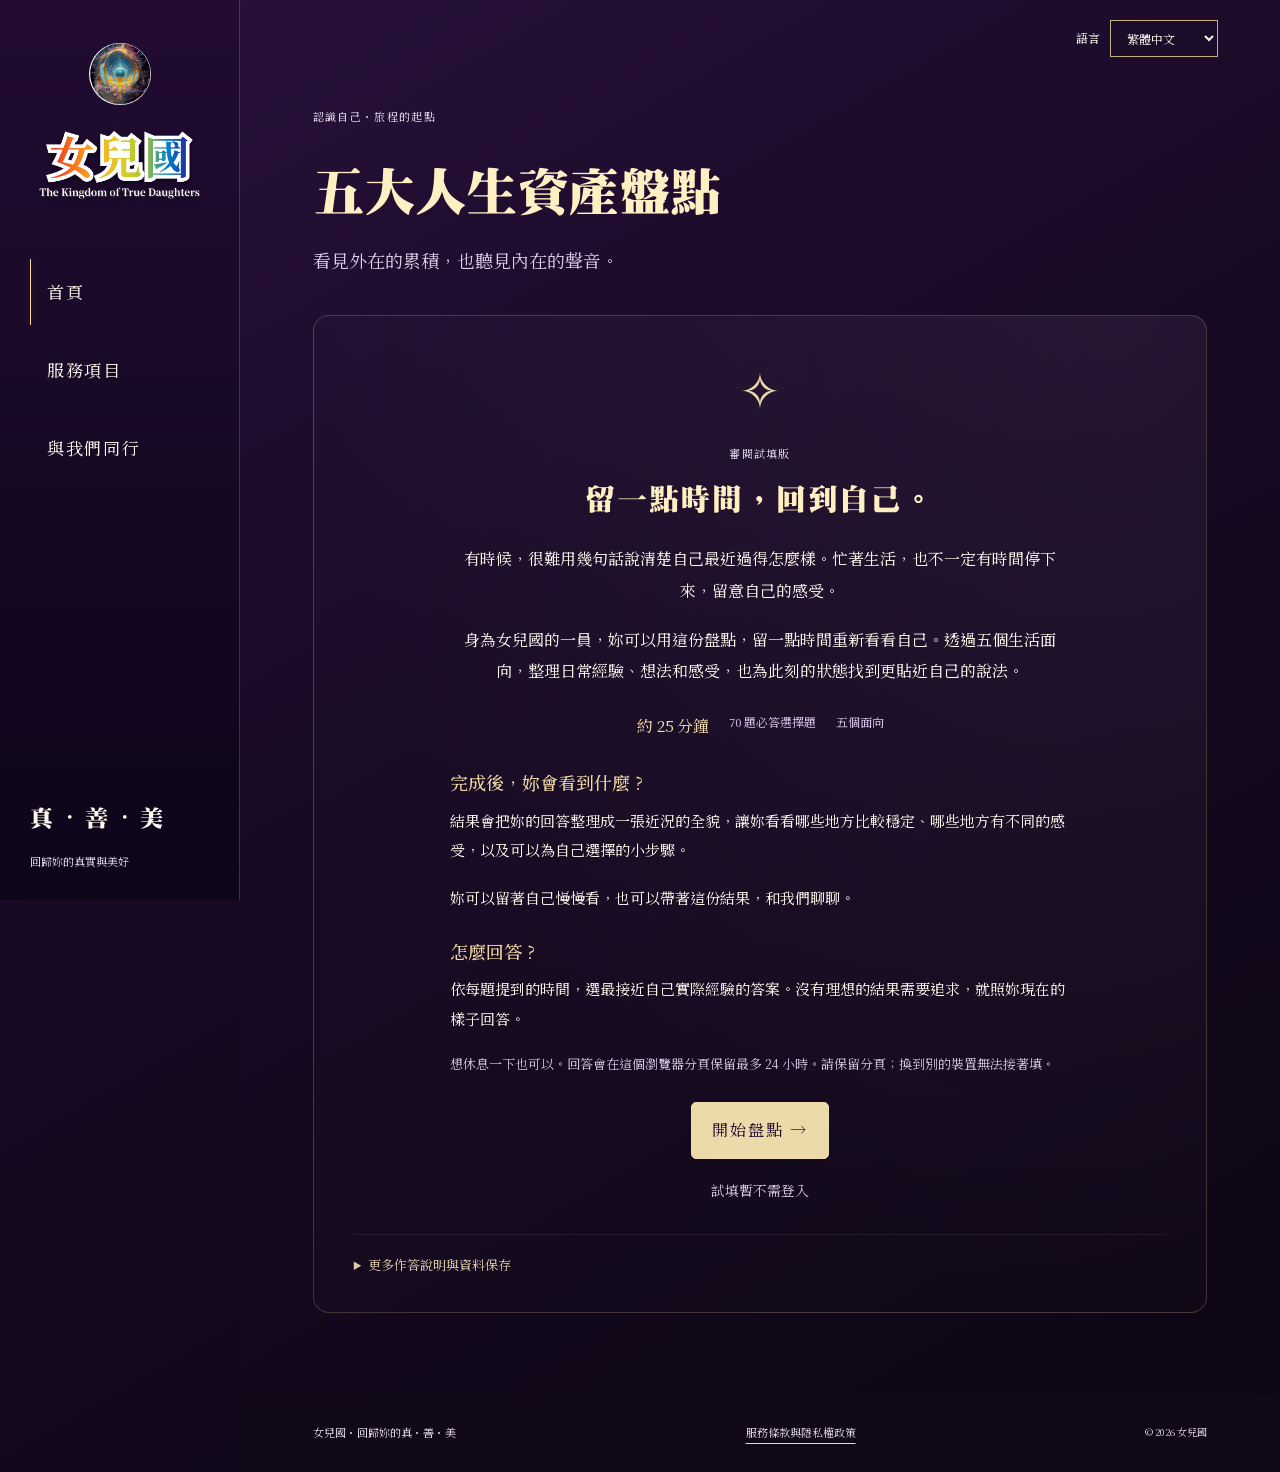
<file: internal/assessment-review/index.html>
<!doctype html><html lang="zh-Hant"><head><meta charset="utf-8"><meta name="viewport" content="width=device-width,initial-scale=1"><meta name="theme-color" content="#210a35"><meta name="robots" content="noindex, nofollow, noarchive"><meta name="referrer" content="same-origin"><meta name="description" content="女兒國，以女性成長、生命教育與身心平衡為核心。回歸妳的真・善・美。"><title>五大人生資產盤點 · 女兒國</title><link rel="icon" href="assets/emblem.jpg"><link rel="stylesheet" href="kingdom.css?v=20261106-members"><script src="kingdom.js?v=20261106-members" defer></script><link rel="stylesheet" href="assessment.css?v=20261106-members"><script src="assessment-core-v11.js?v=20261106-members" defer></script><script src="assessment.js?v=20261106-clean-labels" defer></script></head><body class="page-assessment"><a class="skip" href="#main">跳至主要內容</a><aside class="sidebar"><a class="brand" href="/" aria-label="女兒國首頁"><img class="emblem" src="assets/emblem.jpg" alt="女兒國圓形標誌" width="64" height="64"><span class="wordmark-backing"><img class="wordmark" src="assets/wordmark.png" alt="女兒國原始文字標誌" width="5520" height="3105"></span></a><button class="menu" aria-expanded="false" aria-controls="navigation" hidden>選單 <span aria-hidden="true">＋</span></button><nav id="navigation" aria-label="主要選單"><a href="/"><span>首頁</span></a><a href="/#readings"><span>服務項目</span></a><a href="https://lin.ee/RGOOSXa" target="_blank" rel="noopener noreferrer"><span>與我們同行</span></a></nav><div class="sidebar-end"><span>真・善・美</span><small>回歸妳的真實與美好</small></div></aside><main id="main" tabindex="-1"><div class="page-tools"><label for="assessment-language">語言</label><select id="assessment-language" aria-label="盤點語言"><option value="zh">繁體中文</option><option value="en">English</option></select></div><div class="assessment-shell"><header class="assessment-intro"><p class="eyebrow">認識自己・旅程的起點</p><h1 id="assessment-title">五大人生資產盤點</h1><p id="assessment-subtitle">看見外在的累積，也聽見內在的聲音。</p></header><p id="assessment-status" role="status" aria-live="polite"></p><section id="assessment-start" class="assessment-panel"><h2>留一點時間，回到自己。</h2><p>五個面向，共 70 題必答選擇題，約 25 分鐘。幫妳整理最近的日常做法、想法和感受，完成後可查看圖表與建議。</p><p>審閱試填版，暫不需登入；回答只暫存此瀏覽器分頁，不會傳送到會員資料庫。</p><button class="button" id="begin-assessment" type="button">開始盤點</button></section><section id="assessment-questionnaire" hidden><div class="assessment-progress"><p id="step-label"></p><progress id="answer-progress" max="70" value="0" aria-label="已回答題數"></progress><p id="answer-count"></p><div class="progress-track" aria-hidden="true"><span id="progress-fill"></span></div></div><nav id="assessment-steps" aria-label="盤點面向"></nav><p id="assessment-guide" class="assessment-guide"></p><form id="assessment-form" novalidate><div id="assessment-questions"></div><div class="assessment-actions"><button id="previous-step" type="button">上一步</button><button class="button" id="next-step" type="submit">下一步</button></div></form></section><section id="assessment-result" hidden aria-labelledby="result-title"></section><button id="erase-assessment" class="assessment-erase" type="button" hidden>清除此分頁的回答</button><noscript>請啟用 JavaScript 以填寫盤點。妳也可以透過與我們同行頁面聯絡我們。</noscript></div><footer class="footer"><span>女兒國・回歸妳的真・善・美</span><div><a href="/terms.html">服務條款與隱私權政策</a></div><small>© 2026 女兒國</small></footer></main></body></html>
</file>
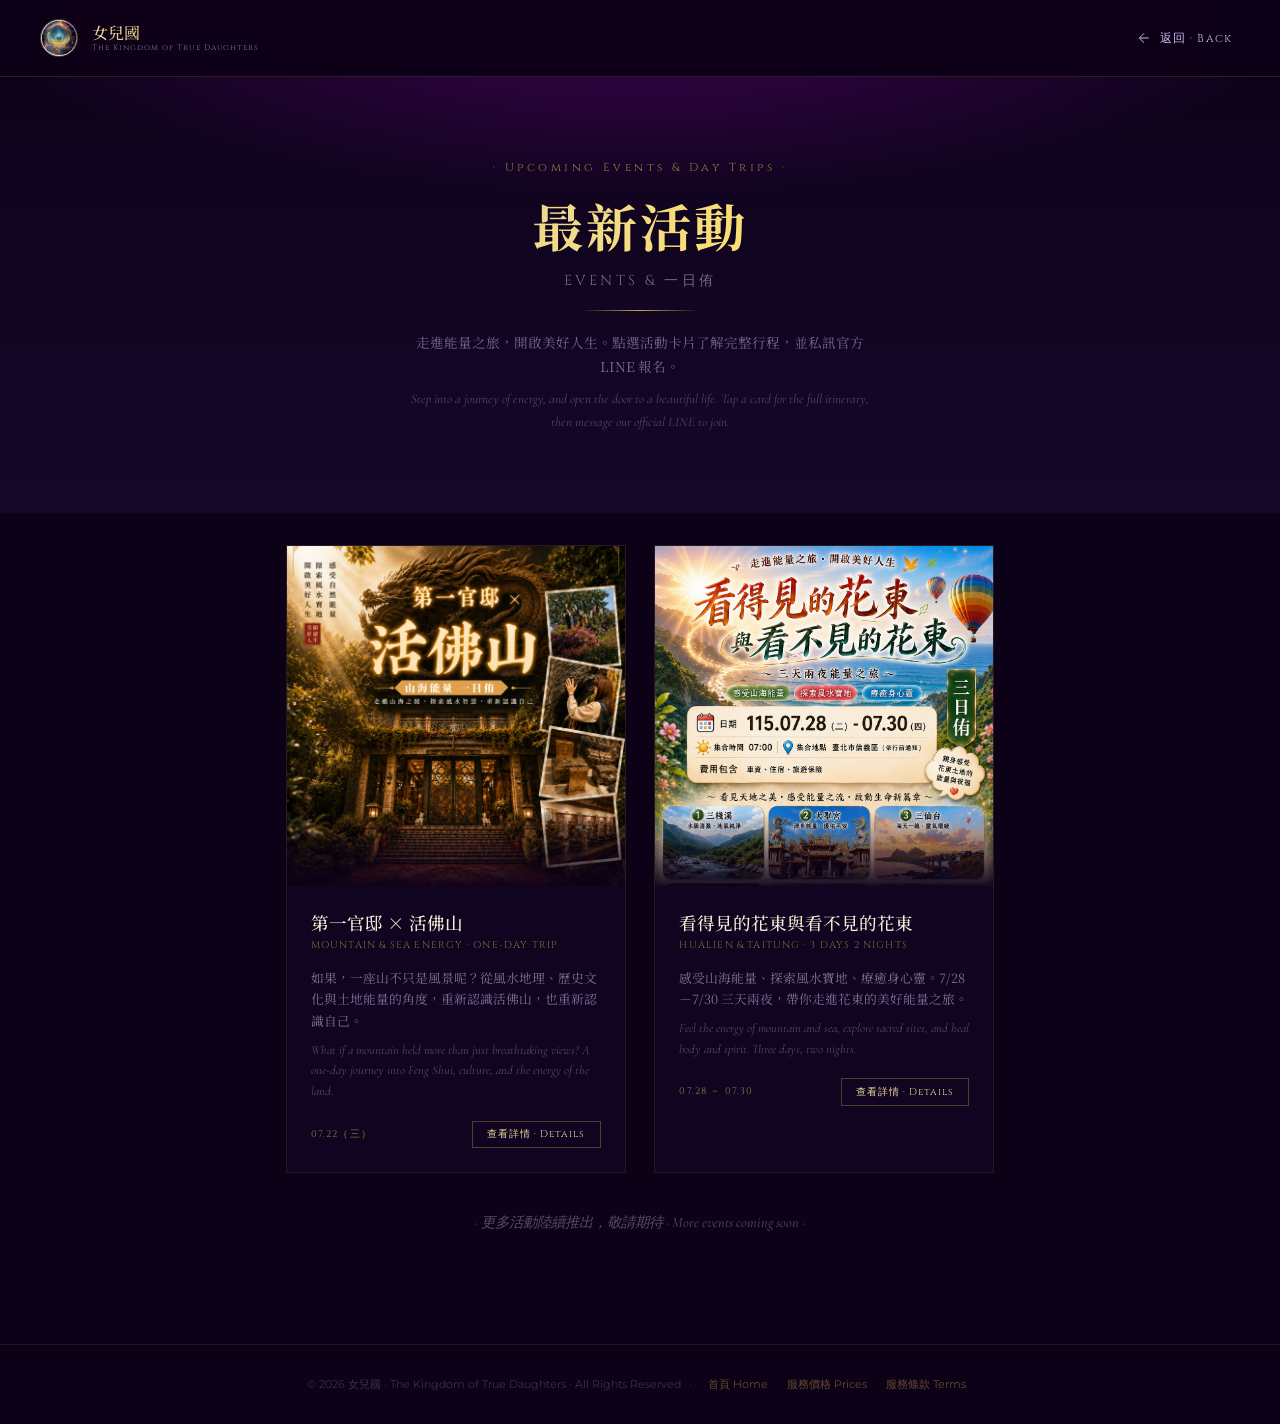
<file: activities.html>
<!DOCTYPE html>
<html lang="zh-Hant">
<head>
  <meta charset="UTF-8">
  <meta name="viewport" content="width=device-width, initial-scale=1.0">
  <title>最新活動 · 女兒國 · The Kingdom of True Daughters</title>
  <meta name="description" content="女兒國最新活動與一日侑行程 — 報名請私訊官方 LINE。">
  <link rel="preconnect" href="https://fonts.googleapis.com">
  <link rel="preconnect" href="https://fonts.gstatic.com" crossorigin>
  <link href="https://fonts.googleapis.com/css2?family=Cinzel:wght@400;600;700&family=Cormorant+Garamond:ital,wght@0,400;1,400&family=Montserrat:wght@300;400;500&family=Noto+Serif+TC:wght@300;400;500;700&display=swap" rel="stylesheet">
  <style>
    :root {
      --purple:#8B07A8;--gold:#C9A84C;--gold-lt:#E8D89A;--gold-glow:#FFE066;
      --void:#0D0118;--void-mid:#140829;--lavender:#C9B8E8;--cream:#F5EFD8;
    }
    *,*::before,*::after{box-sizing:border-box;margin:0;padding:0}
    html{scroll-behavior:smooth}
    body{background:var(--void);color:var(--cream);font-family:'Montserrat','Noto Serif TC',sans-serif;
      overflow-x:hidden;-webkit-font-smoothing:antialiased}
    img{display:block;max-width:100%}
    a{color:inherit;text-decoration:none}
    ::-webkit-scrollbar{width:5px}
    ::-webkit-scrollbar-track{background:var(--void)}
    ::-webkit-scrollbar-thumb{background:linear-gradient(to bottom,var(--purple),var(--gold));border-radius:3px}

    /* NAV */
    #nav{position:fixed;top:0;left:0;right:0;z-index:200;padding:1rem 2.5rem;
      display:flex;align-items:center;justify-content:space-between;
      background:rgba(13,1,24,.95);backdrop-filter:blur(22px);
      border-bottom:1px solid rgba(201,168,76,.18)}
    .nav-logo{display:flex;align-items:center;gap:.9rem}
    .nav-logo img{width:38px;height:38px;border-radius:50%;object-fit:cover;border:1px solid rgba(201,168,76,.35)}
    .nav-logo-zh{font-family:'Noto Serif TC',serif;font-size:1rem;font-weight:500;
      background:linear-gradient(135deg,#E8D89A,#C9A84C);-webkit-background-clip:text;-webkit-text-fill-color:transparent;background-clip:text}
    .nav-logo-en{font-family:'Cinzel',serif;font-size:.5rem;letter-spacing:.12em;color:rgba(201,184,232,.6)}
    .nav-back{font-family:'Cinzel',serif;font-size:.72rem;letter-spacing:.1em;color:var(--lavender);
      display:flex;align-items:center;gap:.5rem;transition:color .3s;min-height:44px;min-width:44px;
      padding:.5rem}
    .nav-back:hover{color:var(--gold-lt)}
    .nav-back svg{transition:transform .3s}
    .nav-back:hover svg{transform:translateX(-3px)}

    /* HERO */
    .act-hero{padding:10rem 2rem 5rem;text-align:center;
      background:radial-gradient(ellipse 80% 60% at 50% 0%,rgba(139,7,168,.4) 0%,transparent 65%),
                 linear-gradient(180deg,#0D0118 0%,#140829 100%)}
    .act-hero-label{font-family:'Cinzel',serif;font-size:.72rem;letter-spacing:.3em;color:var(--gold);opacity:.7;margin-bottom:.8rem}
    .act-hero-zh{font-family:'Noto Serif TC',serif;font-size:clamp(2rem,5vw,3.2rem);font-weight:700;letter-spacing:.06em;
      background:linear-gradient(135deg,#F5EFD8,#E8D89A,#FFE066,#C9A84C);
      -webkit-background-clip:text;-webkit-text-fill-color:transparent;background-clip:text}
    .act-hero-en{font-family:'Cinzel',serif;font-size:clamp(.7rem,1.5vw,.9rem);letter-spacing:.22em;color:rgba(201,184,232,.55);margin-top:.6rem}
    .div-gold{width:120px;height:1px;background:linear-gradient(90deg,transparent,var(--gold),transparent);margin:1.2rem auto}
    .act-hero-sub{font-family:'Noto Serif TC',serif;font-size:.85rem;color:rgba(201,184,232,.55);max-width:480px;margin:1rem auto 0;line-height:1.8}
    .act-hero-sub-en{font-family:'Cormorant Garamond',serif;font-style:italic;font-size:.82rem;color:rgba(201,184,232,.35);max-width:480px;margin:.6rem auto 0;line-height:1.7}

    /* EVENTS GRID (shared visual language with index.html's events section) */
    #events{padding:2rem 2rem 7rem}
    .events-grid{display:grid;grid-template-columns:repeat(auto-fit,minmax(300px,340px));
      justify-content:center;gap:1.8rem;max-width:1080px;margin:0 auto}
    .event-card{background:rgba(20,8,41,.55);backdrop-filter:blur(18px);
      border:1px solid rgba(201,168,76,.12);overflow:hidden;
      transition:transform .35s,border-color .35s,box-shadow .35s;display:block}
    .event-card:hover{transform:translateY(-8px);border-color:rgba(201,168,76,.36);box-shadow:0 24px 60px rgba(139,7,168,.25)}
    .event-img{height:340px;position:relative;overflow:hidden;display:flex;align-items:center;justify-content:center;background:#050211}
    .event-img img{width:100%;height:100%;object-fit:cover;object-position:top center;transition:transform .5s ease}
    .event-card:hover .event-img img{transform:scale(1.04)}
    .event-img-overlay{position:absolute;inset:0;background:linear-gradient(180deg,transparent 78%,rgba(13,1,24,.95) 100%)}
    .event-body{padding:1.5rem}
    .event-zh{font-family:'Noto Serif TC',serif;font-size:1.1rem;font-weight:500;color:var(--cream);margin-bottom:.2rem}
    .event-en{font-family:'Cinzel',serif;font-size:.62rem;letter-spacing:.12em;color:rgba(201,168,76,.6);margin-bottom:.9rem}
    .event-detail{font-family:'Noto Serif TC',serif;font-size:.8rem;color:rgba(201,184,232,.6);line-height:1.7;margin-bottom:.5rem}
    .event-detail-en{font-family:'Cormorant Garamond',serif;font-style:italic;font-size:.78rem;color:rgba(201,184,232,.38);line-height:1.65;margin-bottom:1.2rem}
    .event-meta{display:flex;align-items:center;justify-content:space-between}
    .event-type{font-family:'Cinzel',serif;font-size:.6rem;letter-spacing:.12em;color:var(--gold);opacity:.7}
    .event-register{font-family:'Cinzel',serif;font-size:.62rem;letter-spacing:.1em;
      color:var(--gold-lt);border:1px solid rgba(201,168,76,.35);padding:.35rem .9rem;
      transition:background .3s,box-shadow .3s}
    .event-register:hover{background:rgba(201,168,76,.12);box-shadow:0 0 14px rgba(201,168,76,.15)}

    /* Empty-state note for future events */
    .events-more{max-width:1080px;margin:2.5rem auto 0;text-align:center;
      font-family:'Cormorant Garamond',serif;font-style:italic;font-size:.9rem;color:rgba(201,184,232,.4)}

    /* FOOTER */
    .act-footer{text-align:center;padding:2rem;border-top:1px solid rgba(201,168,76,.1);
      font-family:'Montserrat',sans-serif;font-size:.68rem;color:rgba(201,184,232,.25)}
    .act-footer a{color:rgba(201,168,76,.45);margin:0 .5rem;transition:color .3s}
    .act-footer a:hover{color:var(--gold-lt)}

    /* RESPONSIVE */
    @media(max-width:768px){
      #nav{padding:.9rem 1.2rem}
      .act-hero{padding:8rem 1.2rem 4rem}
      #events{padding:1rem 1.2rem 5rem}
      .events-grid{grid-template-columns:1fr}
    }
  </style>
</head>
<body>

<nav id="nav">
  <a href="index.html" class="nav-logo">
    <img src="./brand_assets/女兒國_logo.jpg" alt="女兒國">
    <div style="display:flex;flex-direction:column;line-height:1.15">
      <span class="nav-logo-zh">女兒國</span>
      <span class="nav-logo-en">The Kingdom of True Daughters</span>
    </div>
  </a>
  <a href="index.html" class="nav-back">
    <svg width="16" height="16" viewBox="0 0 24 24" fill="none" stroke="currentColor" stroke-width="1.5">
      <path d="M19 12H5M5 12l7-7M5 12l7 7"/>
    </svg>
    返回 · Back
  </a>
</nav>

<div class="act-hero">
  <div class="act-hero-label">· Upcoming Events & Day Trips ·</div>
  <h1 class="act-hero-zh">最新活動</h1>
  <div class="act-hero-en">EVENTS &amp; 一日侑</div>
  <div class="div-gold"></div>
  <p class="act-hero-sub">走進能量之旅，開啟美好人生。點選活動卡片了解完整行程，並私訊官方 LINE 報名。</p>
  <p class="act-hero-sub-en">Step into a journey of energy, and open the door to a beautiful life. Tap a card for the full itinerary, then message our official LINE to join.</p>
</div>

<div id="events">
  <div class="events-grid">

    <a href="activities/2026-07-22-huofoshan.html" class="event-card">
      <div class="event-img">
        <img src="activities/img/2026-07-22-huofoshan.jpg" alt="第一官邸 x 活佛山 山海能量一日侑">
        <div class="event-img-overlay"></div>
      </div>
      <div class="event-body">
        <div class="event-zh">第一官邸 × 活佛山</div>
        <div class="event-en">MOUNTAIN &amp; SEA ENERGY · ONE-DAY TRIP</div>
        <p class="event-detail">如果，一座山不只是風景呢？從風水地理、歷史文化與土地能量的角度，重新認識活佛山，也重新認識自己。</p>
        <p class="event-detail-en">What if a mountain held more than just breathtaking views? A one-day journey into Feng Shui, culture, and the energy of the land.</p>
        <div class="event-meta">
          <span class="event-type">07.22（三）</span>
          <span class="event-register">查看詳情 · Details</span>
        </div>
      </div>
    </a>

    <a href="activities/2026-07-28-huadong.html" class="event-card">
      <div class="event-img">
        <img src="activities/img/2026-07-28-huadong.jpg" alt="看得見的花東與看不見的花東 三日兩夜能量之旅">
        <div class="event-img-overlay"></div>
      </div>
      <div class="event-body">
        <div class="event-zh">看得見的花東與看不見的花東</div>
        <div class="event-en">HUALIEN &amp; TAITUNG · 3 DAYS 2 NIGHTS</div>
        <p class="event-detail">感受山海能量、探索風水寶地、療癒身心靈。7/28－7/30 三天兩夜，帶你走進花東的美好能量之旅。</p>
        <p class="event-detail-en">Feel the energy of mountain and sea, explore sacred sites, and heal body and spirit. Three days, two nights.</p>
        <div class="event-meta">
          <span class="event-type">07.28 － 07.30</span>
          <span class="event-register">查看詳情 · Details</span>
        </div>
      </div>
    </a>

  </div>

  <p class="events-more">· 更多活動陸續推出，敬請期待 · More events coming soon ·</p>
</div>

<div class="act-footer">
  © 2026 女兒國 · The Kingdom of True Daughters · All Rights Reserved
  &ensp;·&ensp;
  <a href="index.html">首頁 Home</a>
  <a href="prices.html">服務價格 Prices</a>
  <a href="terms.html">服務條款 Terms</a>
</div>

</body>
</html>
</file>
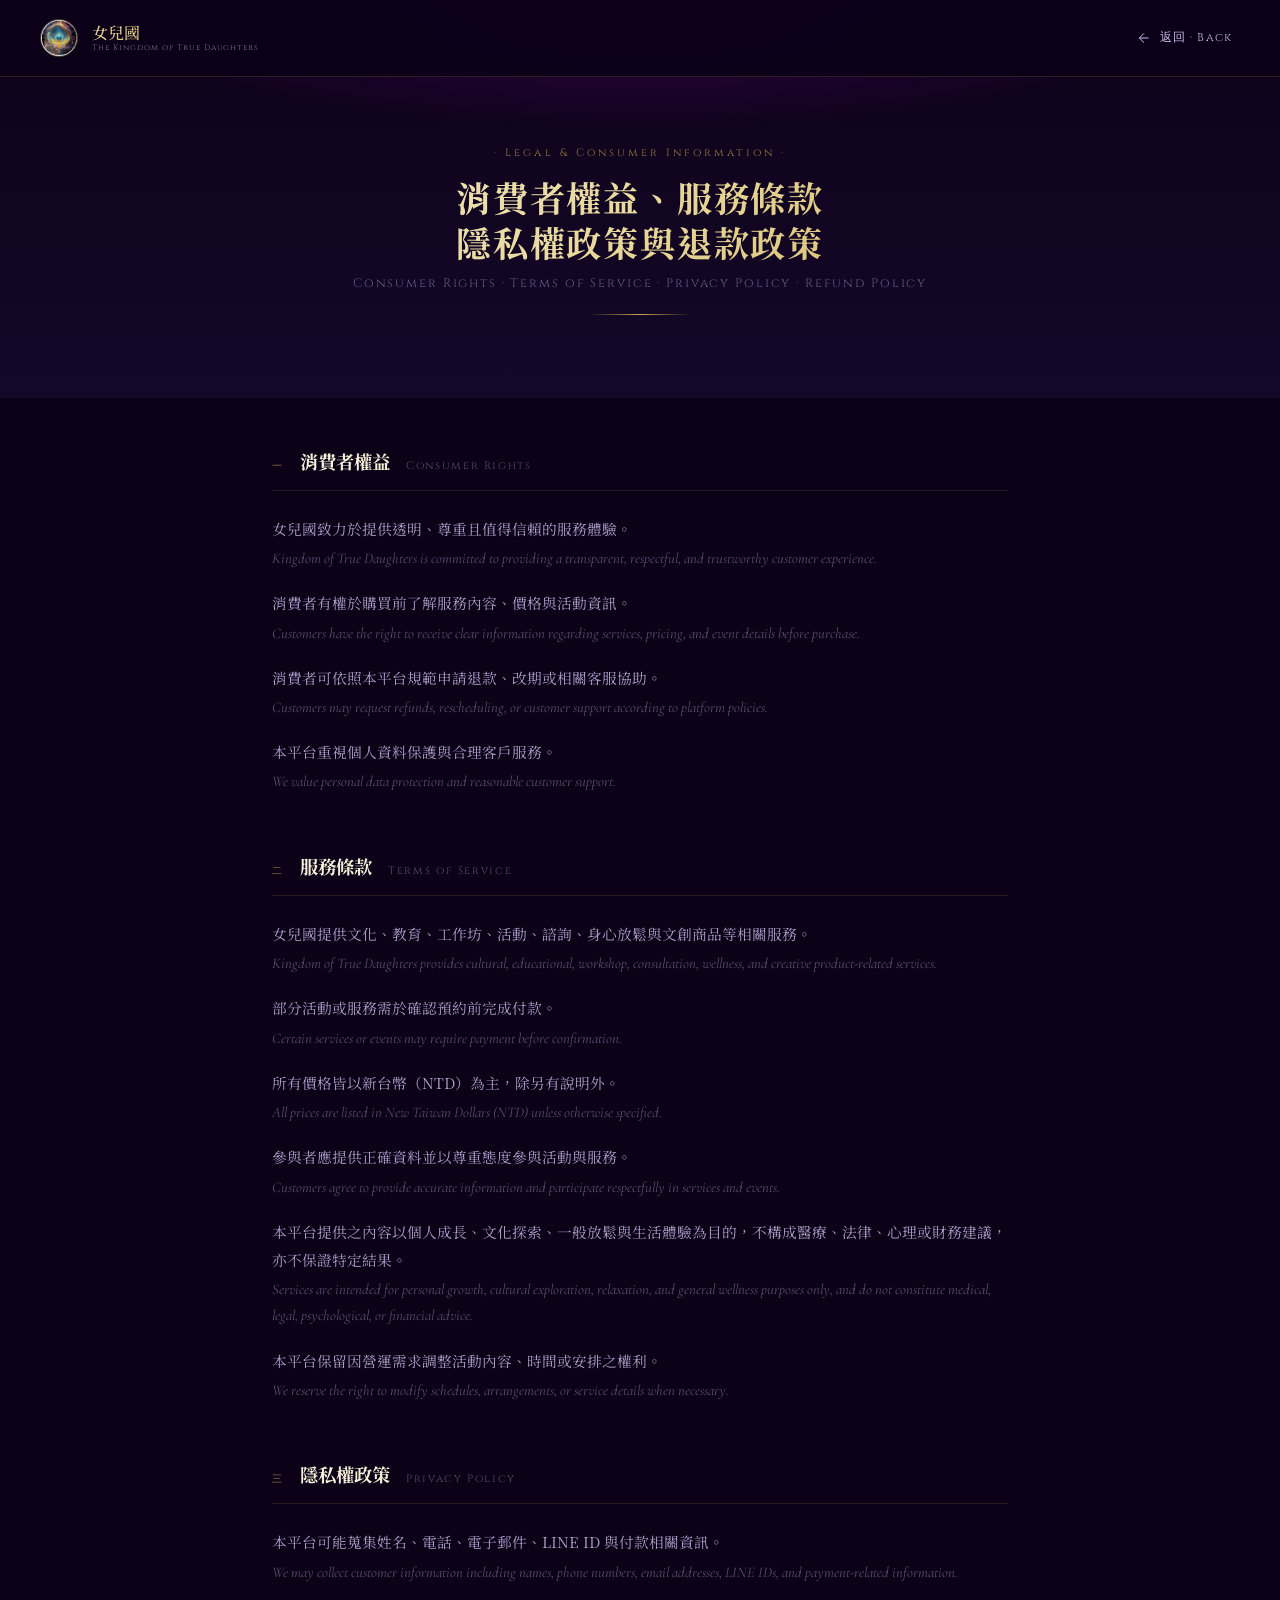
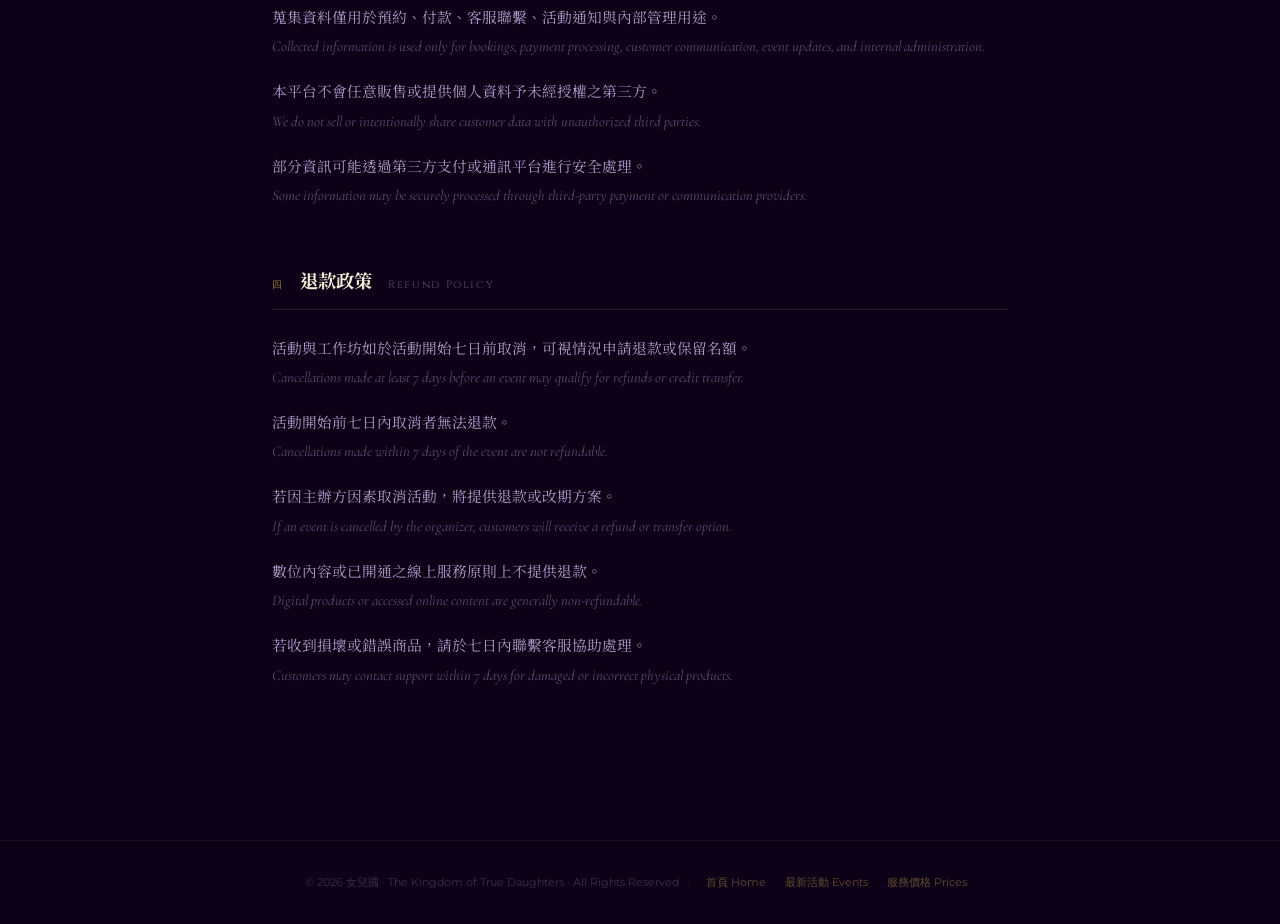
<file: terms.html>
<!DOCTYPE html>
<html lang="zh-Hant">
<head>
  <meta charset="UTF-8">
  <meta name="viewport" content="width=device-width, initial-scale=1.0">
  <title>消費者權益與服務條款 · 女兒國</title>
  <link rel="preconnect" href="https://fonts.googleapis.com">
  <link rel="preconnect" href="https://fonts.gstatic.com" crossorigin>
  <link href="https://fonts.googleapis.com/css2?family=Cinzel:wght@400;600&family=Cormorant+Garamond:ital,wght@0,400;1,400&family=Montserrat:wght@300;400;500&family=Noto+Serif+TC:wght@300;400;500;700&display=swap" rel="stylesheet">
  <style>
    :root {
      --purple:#8B07A8;--gold:#C9A84C;--gold-lt:#E8D89A;
      --void:#0D0118;--void-mid:#140829;--lavender:#C9B8E8;--cream:#F5EFD8;
    }
    *,*::before,*::after{box-sizing:border-box;margin:0;padding:0}
    html{scroll-behavior:smooth}
    body{background:var(--void);color:var(--cream);font-family:'Montserrat','Noto Serif TC',sans-serif;
      overflow-x:hidden;-webkit-font-smoothing:antialiased;line-height:1.7}
    a{color:inherit;text-decoration:none}
    ::-webkit-scrollbar{width:5px}
    ::-webkit-scrollbar-track{background:var(--void)}
    ::-webkit-scrollbar-thumb{background:linear-gradient(to bottom,var(--purple),var(--gold));border-radius:3px}

    /* NAV */
    #nav{position:fixed;top:0;left:0;right:0;z-index:200;padding:1rem 2.5rem;
      display:flex;align-items:center;justify-content:space-between;
      background:rgba(13,1,24,.92);backdrop-filter:blur(22px);
      border-bottom:1px solid rgba(201,168,76,.18)}
    .nav-logo{display:flex;align-items:center;gap:.9rem}
    .nav-logo img{width:38px;height:38px;border-radius:50%;object-fit:cover;
      border:1px solid rgba(201,168,76,.35)}
    .nav-logo-zh{font-family:'Noto Serif TC',serif;font-size:1rem;font-weight:500;
      background:linear-gradient(135deg,#E8D89A,#C9A84C);
      -webkit-background-clip:text;-webkit-text-fill-color:transparent;background-clip:text}
    .nav-logo-en{font-family:'Cinzel',serif;font-size:.5rem;letter-spacing:.12em;
      color:rgba(201,184,232,.6)}
    .nav-back{font-family:'Cinzel',serif;font-size:.72rem;letter-spacing:.1em;
      color:var(--lavender);display:flex;align-items:center;gap:.5rem;
      transition:color .3s;min-height:44px;padding:.5rem}
    .nav-back:hover{color:var(--gold-lt)}
    .nav-back svg{transition:transform .3s}
    .nav-back:hover svg{transform:translateX(-3px)}

    /* HERO */
    .terms-hero{padding:9rem 2rem 4rem;text-align:center;
      background:radial-gradient(ellipse 70% 50% at 50% 0%,rgba(139,7,168,.3) 0%,transparent 65%),
                 linear-gradient(180deg,#0D0118 0%,#140829 100%)}
    .terms-hero-label{font-family:'Cinzel',serif;font-size:.68rem;letter-spacing:.28em;
      color:var(--gold);opacity:.7;margin-bottom:.7rem}
    .terms-hero-zh{font-family:'Noto Serif TC',serif;font-size:clamp(1.4rem,3.5vw,2.2rem);
      font-weight:700;letter-spacing:.05em;
      background:linear-gradient(135deg,#F5EFD8,#E8D89A,#C9A84C);
      -webkit-background-clip:text;-webkit-text-fill-color:transparent;background-clip:text;
      line-height:1.3;margin-bottom:.5rem}
    .terms-hero-en{font-family:'Cinzel',serif;font-size:clamp(.62rem,1.2vw,.78rem);
      letter-spacing:.15em;color:rgba(201,184,232,.45);line-height:1.7}
    .div-gold{width:100px;height:1px;background:linear-gradient(90deg,transparent,var(--gold),transparent);
      margin:1.2rem auto}

    /* CONTENT */
    .terms-body{max-width:800px;margin:0 auto;padding:3rem 2rem 6rem}

    /* Section block */
    .terms-section{margin-bottom:3.5rem}
    .terms-section-title{display:flex;align-items:baseline;gap:1rem;margin-bottom:1.5rem;
      padding-bottom:.8rem;border-bottom:1px solid rgba(201,168,76,.15)}
    .ts-num{font-family:'Cinzel',serif;font-size:.65rem;letter-spacing:.2em;
      color:var(--gold);opacity:.7}
    .ts-zh{font-family:'Noto Serif TC',serif;font-size:1.15rem;font-weight:700;
      color:var(--cream)}
    .ts-en{font-family:'Cinzel',serif;font-size:.68rem;letter-spacing:.15em;
      color:rgba(201,184,232,.4)}

    /* Clause rows */
    .clause{margin-bottom:1.1rem}
    .clause-zh{font-family:'Noto Serif TC',serif;font-size:.92rem;line-height:1.9;
      color:rgba(201,184,232,.85)}
    .clause-en{font-family:'Cormorant Garamond',serif;font-style:italic;font-size:.92rem;
      line-height:1.8;color:rgba(201,184,232,.42);margin-top:.15rem}

    /* Footer */
    .terms-footer{text-align:center;padding:2rem;border-top:1px solid rgba(201,168,76,.1);
      font-family:'Montserrat',sans-serif;font-size:.68rem;color:rgba(201,184,232,.25)}
    .terms-footer a{color:rgba(201,168,76,.45);margin:0 .5rem;transition:color .3s}
    .terms-footer a:hover{color:var(--gold-lt)}

    /* Responsive */
    @media(max-width:600px){
      #nav{padding:.9rem 1.2rem}
      .terms-body{padding:2rem 1.2rem 4rem}
      .terms-hero{padding:8rem 1.2rem 3rem}
    }
  </style>
</head>
<body>

<nav id="nav">
  <a href="index.html" class="nav-logo">
    <img src="./brand_assets/女兒國_logo.jpg" alt="女兒國">
    <div style="display:flex;flex-direction:column;line-height:1.15">
      <span class="nav-logo-zh">女兒國</span>
      <span class="nav-logo-en">The Kingdom of True Daughters</span>
    </div>
  </a>
  <a href="index.html" class="nav-back">
    <svg width="16" height="16" viewBox="0 0 24 24" fill="none" stroke="currentColor" stroke-width="1.5">
      <path d="M19 12H5M5 12l7-7M5 12l7 7"/>
    </svg>
    返回 · Back
  </a>
</nav>

<div class="terms-hero">
  <div class="terms-hero-label">· Legal & Consumer Information ·</div>
  <h1 class="terms-hero-zh">消費者權益、服務條款<br>隱私權政策與退款政策</h1>
  <div class="terms-hero-en">
    Consumer Rights · Terms of Service · Privacy Policy · Refund Policy
  </div>
  <div class="div-gold"></div>
</div>

<div class="terms-body">

  <!-- 一、消費者權益 -->
  <div class="terms-section">
    <div class="terms-section-title">
      <span class="ts-num">一</span>
      <span class="ts-zh">消費者權益</span>
      <span class="ts-en">Consumer Rights</span>
    </div>
    <div class="clause">
      <div class="clause-zh">女兒國致力於提供透明、尊重且值得信賴的服務體驗。</div>
      <div class="clause-en">Kingdom of True Daughters is committed to providing a transparent, respectful, and trustworthy customer experience.</div>
    </div>
    <div class="clause">
      <div class="clause-zh">消費者有權於購買前了解服務內容、價格與活動資訊。</div>
      <div class="clause-en">Customers have the right to receive clear information regarding services, pricing, and event details before purchase.</div>
    </div>
    <div class="clause">
      <div class="clause-zh">消費者可依照本平台規範申請退款、改期或相關客服協助。</div>
      <div class="clause-en">Customers may request refunds, rescheduling, or customer support according to platform policies.</div>
    </div>
    <div class="clause">
      <div class="clause-zh">本平台重視個人資料保護與合理客戶服務。</div>
      <div class="clause-en">We value personal data protection and reasonable customer support.</div>
    </div>
  </div>

  <!-- 二、服務條款 -->
  <div class="terms-section">
    <div class="terms-section-title">
      <span class="ts-num">二</span>
      <span class="ts-zh">服務條款</span>
      <span class="ts-en">Terms of Service</span>
    </div>
    <div class="clause">
      <div class="clause-zh">女兒國提供文化、教育、工作坊、活動、諮詢、身心放鬆與文創商品等相關服務。</div>
      <div class="clause-en">Kingdom of True Daughters provides cultural, educational, workshop, consultation, wellness, and creative product-related services.</div>
    </div>
    <div class="clause">
      <div class="clause-zh">部分活動或服務需於確認預約前完成付款。</div>
      <div class="clause-en">Certain services or events may require payment before confirmation.</div>
    </div>
    <div class="clause">
      <div class="clause-zh">所有價格皆以新台幣（NTD）為主，除另有說明外。</div>
      <div class="clause-en">All prices are listed in New Taiwan Dollars (NTD) unless otherwise specified.</div>
    </div>
    <div class="clause">
      <div class="clause-zh">參與者應提供正確資料並以尊重態度參與活動與服務。</div>
      <div class="clause-en">Customers agree to provide accurate information and participate respectfully in services and events.</div>
    </div>
    <div class="clause">
      <div class="clause-zh">本平台提供之內容以個人成長、文化探索、一般放鬆與生活體驗為目的，不構成醫療、法律、心理或財務建議，亦不保證特定結果。</div>
      <div class="clause-en">Services are intended for personal growth, cultural exploration, relaxation, and general wellness purposes only, and do not constitute medical, legal, psychological, or financial advice.</div>
    </div>
    <div class="clause">
      <div class="clause-zh">本平台保留因營運需求調整活動內容、時間或安排之權利。</div>
      <div class="clause-en">We reserve the right to modify schedules, arrangements, or service details when necessary.</div>
    </div>
  </div>

  <!-- 三、隱私權政策 -->
  <div class="terms-section">
    <div class="terms-section-title">
      <span class="ts-num">三</span>
      <span class="ts-zh">隱私權政策</span>
      <span class="ts-en">Privacy Policy</span>
    </div>
    <div class="clause">
      <div class="clause-zh">本平台可能蒐集姓名、電話、電子郵件、LINE ID 與付款相關資訊。</div>
      <div class="clause-en">We may collect customer information including names, phone numbers, email addresses, LINE IDs, and payment-related information.</div>
    </div>
    <div class="clause">
      <div class="clause-zh">蒐集資料僅用於預約、付款、客服聯繫、活動通知與內部管理用途。</div>
      <div class="clause-en">Collected information is used only for bookings, payment processing, customer communication, event updates, and internal administration.</div>
    </div>
    <div class="clause">
      <div class="clause-zh">本平台不會任意販售或提供個人資料予未經授權之第三方。</div>
      <div class="clause-en">We do not sell or intentionally share customer data with unauthorized third parties.</div>
    </div>
    <div class="clause">
      <div class="clause-zh">部分資訊可能透過第三方支付或通訊平台進行安全處理。</div>
      <div class="clause-en">Some information may be securely processed through third-party payment or communication providers.</div>
    </div>
  </div>

  <!-- 四、退款政策 -->
  <div class="terms-section">
    <div class="terms-section-title">
      <span class="ts-num">四</span>
      <span class="ts-zh">退款政策</span>
      <span class="ts-en">Refund Policy</span>
    </div>
    <div class="clause">
      <div class="clause-zh">活動與工作坊如於活動開始七日前取消，可視情況申請退款或保留名額。</div>
      <div class="clause-en">Cancellations made at least 7 days before an event may qualify for refunds or credit transfer.</div>
    </div>
    <div class="clause">
      <div class="clause-zh">活動開始前七日內取消者無法退款。</div>
      <div class="clause-en">Cancellations made within 7 days of the event are not refundable.</div>
    </div>
    <div class="clause">
      <div class="clause-zh">若因主辦方因素取消活動，將提供退款或改期方案。</div>
      <div class="clause-en">If an event is cancelled by the organizer, customers will receive a refund or transfer option.</div>
    </div>
    <div class="clause">
      <div class="clause-zh">數位內容或已開通之線上服務原則上不提供退款。</div>
      <div class="clause-en">Digital products or accessed online content are generally non-refundable.</div>
    </div>
    <div class="clause">
      <div class="clause-zh">若收到損壞或錯誤商品，請於七日內聯繫客服協助處理。</div>
      <div class="clause-en">Customers may contact support within 7 days for damaged or incorrect physical products.</div>
    </div>
  </div>

</div>

<div class="terms-footer">
  © 2026 女兒國 · The Kingdom of True Daughters · All Rights Reserved
  &ensp;·&ensp;
  <a href="index.html">首頁 Home</a>
  <a href="activities.html">最新活動 Events</a>
  <a href="prices.html">服務價格 Prices</a>
</div>

</body>
</html>
</file>
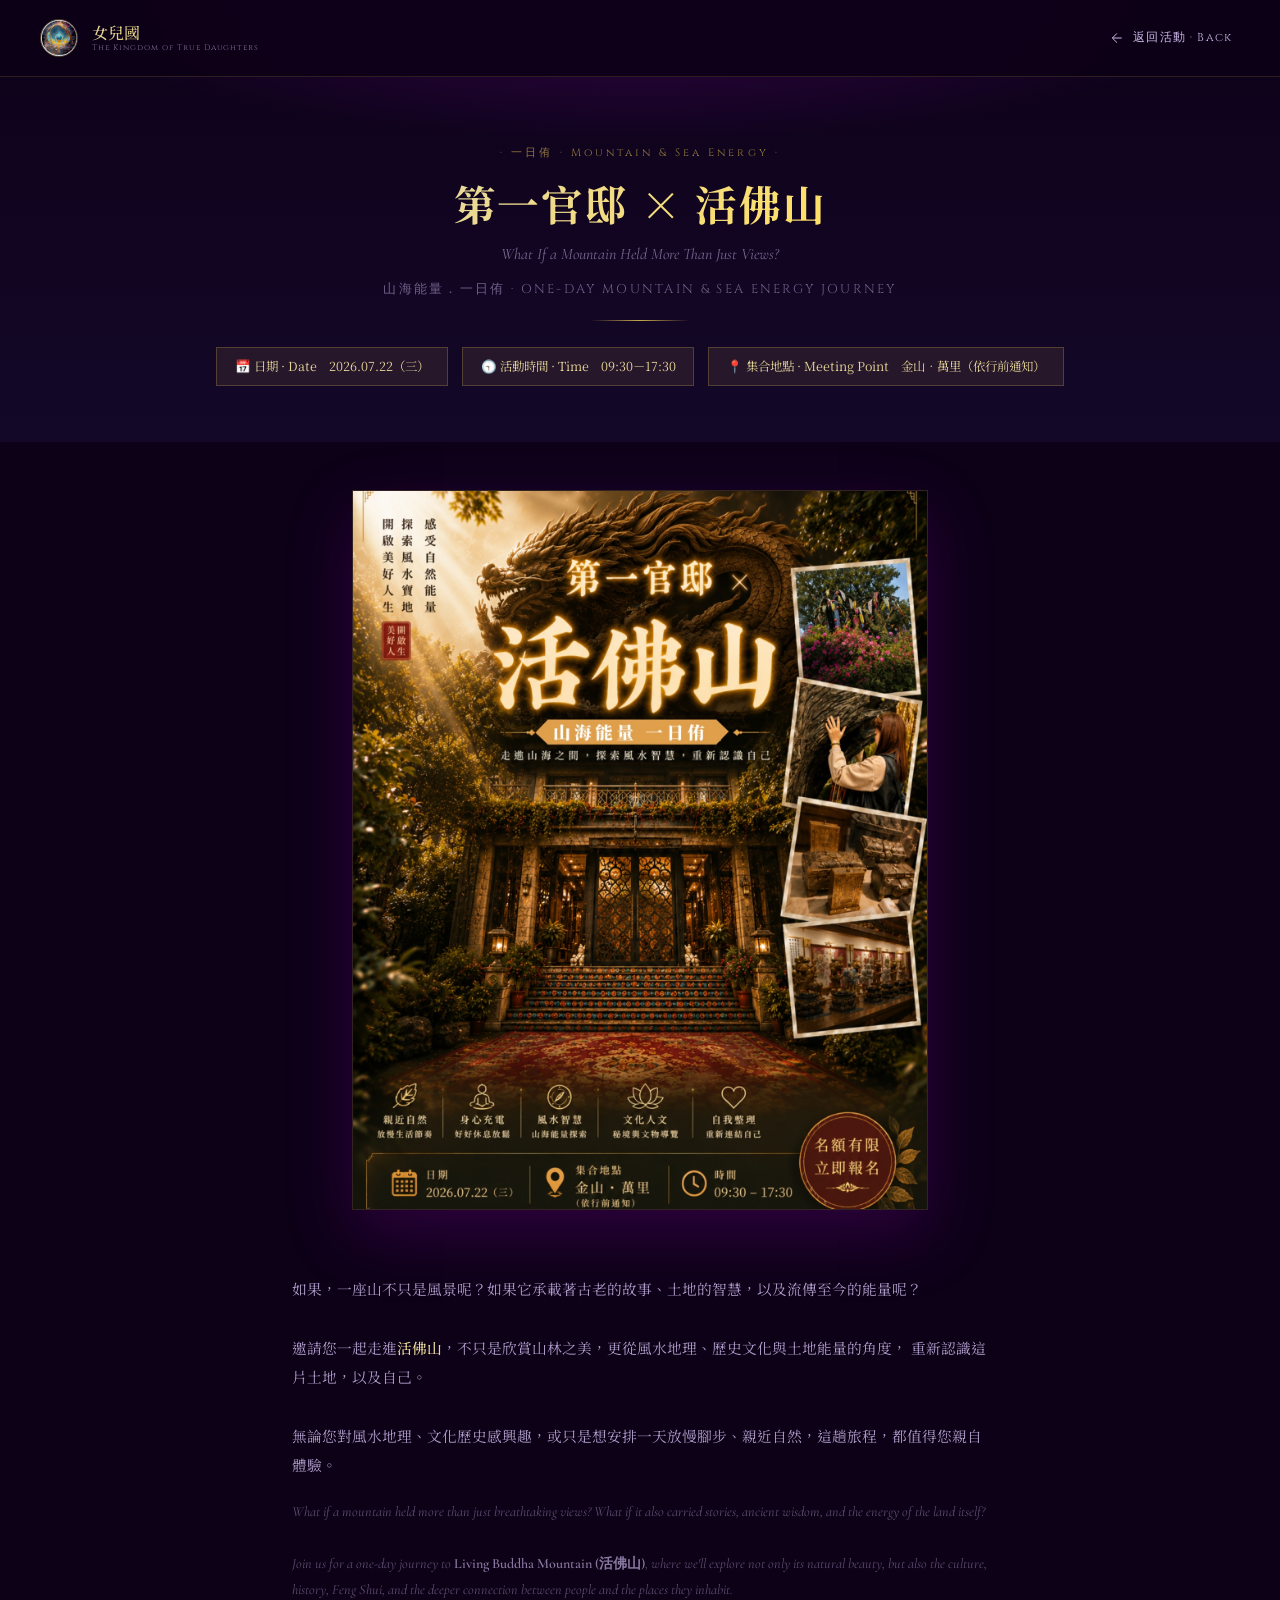
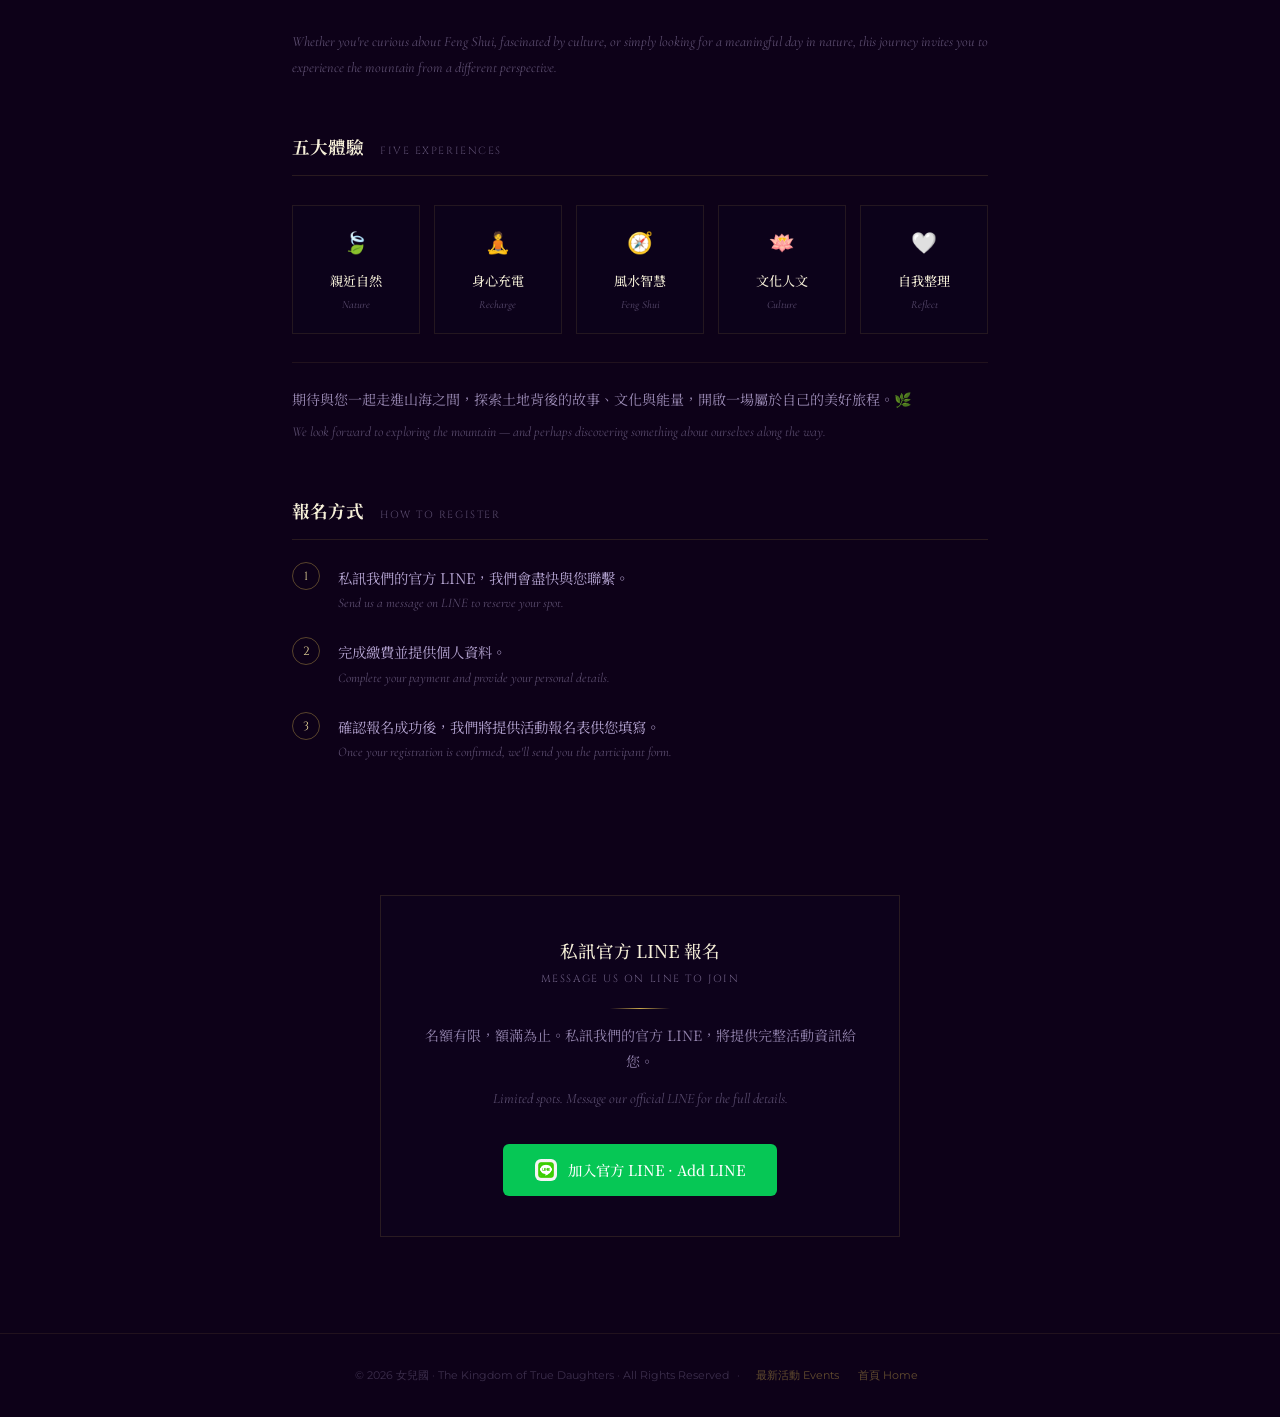
<file: activities/2026-07-22-huofoshan.html>
<!DOCTYPE html>
<html lang="zh-Hant">
<head>
  <meta charset="UTF-8">
  <meta name="viewport" content="width=device-width, initial-scale=1.0">
  <title>第一官邸 × 活佛山 · 一日侑 · 女兒國</title>
  <meta name="description" content="山海能量一日侑 2026/07/22（三）09:30－17:30。走進活佛山，探索風水地理、歷史文化與土地能量。私訊官方 LINE 報名。">
  <link rel="preconnect" href="https://fonts.googleapis.com">
  <link rel="preconnect" href="https://fonts.gstatic.com" crossorigin>
  <link href="https://fonts.googleapis.com/css2?family=Cinzel:wght@400;600;700&family=Cormorant+Garamond:ital,wght@0,400;1,400&family=Montserrat:wght@300;400;500&family=Noto+Serif+TC:wght@300;400;500;700&display=swap" rel="stylesheet">
  <style>
    :root {
      --purple:#8B07A8;--gold:#C9A84C;--gold-lt:#E8D89A;--gold-glow:#FFE066;
      --void:#0D0118;--void-mid:#140829;--lavender:#C9B8E8;--cream:#F5EFD8;
    }
    *,*::before,*::after{box-sizing:border-box;margin:0;padding:0}
    html{scroll-behavior:smooth}
    body{background:var(--void);color:var(--cream);font-family:'Montserrat','Noto Serif TC',sans-serif;
      overflow-x:hidden;-webkit-font-smoothing:antialiased;line-height:1.7}
    img{display:block;max-width:100%}
    a{color:inherit;text-decoration:none}
    ::-webkit-scrollbar{width:5px}
    ::-webkit-scrollbar-track{background:var(--void)}
    ::-webkit-scrollbar-thumb{background:linear-gradient(to bottom,var(--purple),var(--gold));border-radius:3px}

    /* NAV */
    #nav{position:fixed;top:0;left:0;right:0;z-index:200;padding:1rem 2.5rem;
      display:flex;align-items:center;justify-content:space-between;
      background:rgba(13,1,24,.95);backdrop-filter:blur(22px);
      border-bottom:1px solid rgba(201,168,76,.18)}
    .nav-logo{display:flex;align-items:center;gap:.9rem}
    .nav-logo img{width:38px;height:38px;border-radius:50%;object-fit:cover;border:1px solid rgba(201,168,76,.35)}
    .nav-logo-zh{font-family:'Noto Serif TC',serif;font-size:1rem;font-weight:500;
      background:linear-gradient(135deg,#E8D89A,#C9A84C);-webkit-background-clip:text;-webkit-text-fill-color:transparent;background-clip:text}
    .nav-logo-en{font-family:'Cinzel',serif;font-size:.5rem;letter-spacing:.12em;color:rgba(201,184,232,.6)}
    .nav-back{font-family:'Cinzel',serif;font-size:.72rem;letter-spacing:.1em;color:var(--lavender);
      display:flex;align-items:center;gap:.5rem;transition:color .3s;min-height:44px;min-width:44px;
      padding:.5rem}
    .nav-back:hover{color:var(--gold-lt)}
    .nav-back svg{transition:transform .3s}
    .nav-back:hover svg{transform:translateX(-3px)}

    /* HERO */
    .ev-hero{padding:9rem 2rem 3.5rem;text-align:center;
      background:radial-gradient(ellipse 70% 50% at 50% 0%,rgba(139,7,168,.3) 0%,transparent 65%),
                 linear-gradient(180deg,#0D0118 0%,#140829 100%)}
    .ev-hero-label{font-family:'Cinzel',serif;font-size:.68rem;letter-spacing:.28em;color:var(--gold);opacity:.7;margin-bottom:.8rem}
    .ev-hero-zh{font-family:'Noto Serif TC',serif;font-size:clamp(1.6rem,4vw,2.6rem);font-weight:700;letter-spacing:.04em;
      background:linear-gradient(135deg,#F5EFD8,#E8D89A,#FFE066,#C9A84C);
      -webkit-background-clip:text;-webkit-text-fill-color:transparent;background-clip:text;line-height:1.35}
    .ev-hero-en{font-family:'Cinzel',serif;font-size:clamp(.65rem,1.3vw,.8rem);letter-spacing:.18em;color:rgba(201,184,232,.5);margin-top:.7rem}
    .ev-hero-tagline{font-family:'Cormorant Garamond',serif;font-style:italic;font-size:clamp(.85rem,1.6vw,1rem);color:rgba(201,184,232,.55);margin-top:.6rem}
    .div-gold{width:100px;height:1px;background:linear-gradient(90deg,transparent,var(--gold),transparent);margin:1.2rem auto}

    .ev-meta-bar{display:flex;flex-wrap:wrap;justify-content:center;gap:.9rem;margin-top:1.6rem}
    .ev-meta-chip{font-family:'Noto Serif TC',serif;font-size:.78rem;color:var(--gold-lt);
      background:rgba(201,168,76,.1);border:1px solid rgba(201,168,76,.28);
      padding:.5rem 1.1rem;display:flex;align-items:center;gap:.5rem}

    /* POSTER */
    .ev-poster-wrap{max-width:640px;margin:3rem auto 0;padding:0 2rem}
    .ev-poster-wrap img{width:100%;border:1px solid rgba(201,168,76,.2);box-shadow:0 24px 60px rgba(139,7,168,.25)}

    /* BODY */
    .ev-body{max-width:760px;margin:0 auto;padding:4rem 2rem 2rem}
    .ev-section{margin-bottom:3.2rem}
    .ev-section-title{display:flex;align-items:baseline;gap:1rem;margin-bottom:1.4rem;
      padding-bottom:.8rem;border-bottom:1px solid rgba(201,168,76,.15)}
    .ev-zh{font-family:'Noto Serif TC',serif;font-size:1.1rem;font-weight:700;color:var(--cream)}
    .ev-en{font-family:'Cinzel',serif;font-size:.65rem;letter-spacing:.15em;color:rgba(201,184,232,.4)}
    .ev-intro{font-family:'Noto Serif TC',serif;font-size:.92rem;line-height:2;color:rgba(201,184,232,.85)}
    .ev-intro strong{color:var(--gold-lt);font-weight:500}
    .ev-intro-en{font-family:'Cormorant Garamond',serif;font-style:italic;font-size:.88rem;
      line-height:1.85;color:rgba(201,184,232,.42);margin-top:1.2rem}
    .ev-intro-en strong{color:rgba(201,184,232,.65);font-weight:600;font-style:normal}

    .exp-closing{margin-top:1.8rem;padding-top:1.4rem;border-top:1px solid rgba(201,168,76,.1);
      font-family:'Noto Serif TC',serif;font-size:.88rem;color:rgba(201,184,232,.75);line-height:1.9}
    .exp-closing-en{font-family:'Cormorant Garamond',serif;font-style:italic;font-size:.85rem;color:rgba(201,184,232,.4);line-height:1.8;margin-top:.5rem}

    /* Five-experience feature grid */
    .feat-grid{display:grid;grid-template-columns:repeat(5,1fr);gap:.9rem;margin-top:1.8rem}
    .feat-card{background:rgba(14,4,30,.55);backdrop-filter:blur(12px);
      border:1px solid rgba(201,168,76,.12);padding:1.2rem .8rem;text-align:center}
    .feat-icon{font-size:1.3rem;margin-bottom:.6rem}
    .feat-zh{font-family:'Noto Serif TC',serif;font-size:.82rem;font-weight:500;color:var(--cream);margin-bottom:.3rem}
    .feat-en{font-family:'Cormorant Garamond',serif;font-style:italic;font-size:.68rem;color:rgba(201,184,232,.42);line-height:1.5}

    /* Registration steps */
    .step-list{display:flex;flex-direction:column;gap:1.4rem}
    .step-item{display:flex;gap:1.1rem;align-items:flex-start}
    .step-num{flex:0 0 auto;width:28px;height:28px;border-radius:50%;
      border:1px solid rgba(201,168,76,.4);color:var(--gold-lt);
      font-family:'Cinzel',serif;font-size:.75rem;
      display:flex;align-items:center;justify-content:center}
    .step-text{flex:1;padding-top:.15rem}
    .step-zh{font-family:'Noto Serif TC',serif;font-size:.9rem;line-height:1.8;color:rgba(201,184,232,.88)}
    .step-en{font-family:'Cormorant Garamond',serif;font-style:italic;font-size:.82rem;color:rgba(201,184,232,.42);line-height:1.65;margin-top:.15rem}

    /* LINE CTA (shared pattern with prices.html) */
    .line-section{padding:3rem 2rem 6rem;text-align:center}
    .line-card{max-width:520px;margin:0 auto;background:rgba(14,4,30,.65);backdrop-filter:blur(20px);
      border:1px solid rgba(201,168,76,.15);padding:2.5rem 2rem}
    .line-title-zh{font-family:'Noto Serif TC',serif;font-size:1.1rem;font-weight:500;color:var(--cream);margin-bottom:.3rem}
    .line-title-en{font-family:'Cinzel',serif;font-size:.65rem;letter-spacing:.15em;color:rgba(201,184,232,.5);margin-bottom:1.2rem}
    .div-gold-sm{width:60px;height:1px;background:linear-gradient(90deg,transparent,var(--gold),transparent);margin:.5rem auto}
    .line-note{font-family:'Noto Serif TC',serif;font-size:.88rem;line-height:1.85;color:rgba(201,184,232,.7);margin:.8rem 0}
    .line-note-en{font-family:'Cormorant Garamond',serif;font-style:italic;font-size:.9rem;line-height:1.8;color:rgba(201,184,232,.4);margin-bottom:1.2rem}
    .line-btn{display:inline-flex;align-items:center;gap:.7rem;
      background:#06C755;color:#fff;
      font-family:'Noto Serif TC',serif;font-size:.9rem;font-weight:500;
      padding:.85rem 2rem;border-radius:6px;margin-top:.8rem;
      transition:opacity .3s,transform .2s;min-height:44px}
    .line-btn:hover{opacity:.88;transform:translateY(-2px)}

    /* FOOTER */
    .ev-footer{text-align:center;padding:2rem;border-top:1px solid rgba(201,168,76,.1);
      font-family:'Montserrat',sans-serif;font-size:.68rem;color:rgba(201,184,232,.25)}
    .ev-footer a{color:rgba(201,168,76,.45);margin:0 .5rem;transition:color .3s}
    .ev-footer a:hover{color:var(--gold-lt)}

    /* RESPONSIVE */
    @media(max-width:768px){
      #nav{padding:.9rem 1.2rem}
      .ev-hero{padding:8rem 1.2rem 3rem}
      .ev-poster-wrap{padding:0 1.2rem}
      .ev-body{padding:3rem 1.2rem 1.5rem}
      .line-card{padding:2rem 1.2rem}
      .ev-meta-bar{gap:.6rem}
      .ev-meta-chip{font-size:.72rem;padding:.45rem .85rem}
      .feat-grid{grid-template-columns:repeat(3,1fr)}
    }
    @media(max-width:420px){
      .ev-hero{padding:7.5rem 1rem 2.5rem}
      .ev-meta-bar{flex-direction:column;align-items:stretch}
      .ev-meta-chip{justify-content:center}
      .feat-grid{grid-template-columns:repeat(2,1fr)}
    }
  </style>
</head>
<body>

<nav id="nav">
  <a href="../index.html" class="nav-logo">
    <img src="../brand_assets/女兒國_logo.jpg" alt="女兒國">
    <div style="display:flex;flex-direction:column;line-height:1.15">
      <span class="nav-logo-zh">女兒國</span>
      <span class="nav-logo-en">The Kingdom of True Daughters</span>
    </div>
  </a>
  <a href="../activities.html" class="nav-back">
    <svg width="16" height="16" viewBox="0 0 24 24" fill="none" stroke="currentColor" stroke-width="1.5">
      <path d="M19 12H5M5 12l7-7M5 12l7 7"/>
    </svg>
    返回活動 · Back
  </a>
</nav>

<div class="ev-hero">
  <div class="ev-hero-label">· 一日侑 · Mountain &amp; Sea Energy ·</div>
  <h1 class="ev-hero-zh">第一官邸 × 活佛山</h1>
  <div class="ev-hero-tagline">What If a Mountain Held More Than Just Views?</div>
  <div class="ev-hero-en">山海能量．一日侑 · ONE-DAY MOUNTAIN &amp; SEA ENERGY JOURNEY</div>
  <div class="div-gold"></div>
  <div class="ev-meta-bar">
    <span class="ev-meta-chip">📅 日期 · Date&emsp;2026.07.22（三）</span>
    <span class="ev-meta-chip">🕤 活動時間 · Time&emsp;09:30－17:30</span>
    <span class="ev-meta-chip">📍 集合地點 · Meeting Point&emsp;金山．萬里（依行前通知）</span>
  </div>
</div>

<div class="ev-poster-wrap">
  <img src="img/2026-07-22-huofoshan.jpg" alt="第一官邸 x 活佛山 山海能量一日侑 活動海報">
</div>

<div class="ev-body">

  <div class="ev-section">
    <p class="ev-intro">
      如果，一座山不只是風景呢？如果它承載著古老的故事、土地的智慧，以及流傳至今的能量呢？<br><br>
      邀請您一起走進<strong>活佛山</strong>，不只是欣賞山林之美，更從風水地理、歷史文化與土地能量的角度，
      重新認識這片土地，以及自己。<br><br>
      無論您對風水地理、文化歷史感興趣，或只是想安排一天放慢腳步、親近自然，這趟旅程，都值得您親自體驗。
    </p>
    <p class="ev-intro-en">
      What if a mountain held more than just breathtaking views? What if it also carried
      stories, ancient wisdom, and the energy of the land itself?<br><br>
      Join us for a one-day journey to <strong>Living Buddha Mountain (活佛山)</strong>, where we'll
      explore not only its natural beauty, but also the culture, history, Feng Shui, and the
      deeper connection between people and the places they inhabit.<br><br>
      Whether you're curious about Feng Shui, fascinated by culture, or simply looking for a
      meaningful day in nature, this journey invites you to experience the mountain from a
      different perspective.
    </p>
  </div>

  <div class="ev-section">
    <div class="ev-section-title">
      <span class="ev-zh">五大體驗</span>
      <span class="ev-en">FIVE EXPERIENCES</span>
    </div>
    <div class="feat-grid">
      <div class="feat-card">
        <div class="feat-icon">🍃</div>
        <div class="feat-zh">親近自然</div>
        <div class="feat-en">Nature</div>
      </div>
      <div class="feat-card">
        <div class="feat-icon">🧘</div>
        <div class="feat-zh">身心充電</div>
        <div class="feat-en">Recharge</div>
      </div>
      <div class="feat-card">
        <div class="feat-icon">🧭</div>
        <div class="feat-zh">風水智慧</div>
        <div class="feat-en">Feng Shui</div>
      </div>
      <div class="feat-card">
        <div class="feat-icon">🪷</div>
        <div class="feat-zh">文化人文</div>
        <div class="feat-en">Culture</div>
      </div>
      <div class="feat-card">
        <div class="feat-icon">🤍</div>
        <div class="feat-zh">自我整理</div>
        <div class="feat-en">Reflect</div>
      </div>
    </div>
    <p class="exp-closing">期待與您一起走進山海之間，探索土地背後的故事、文化與能量，開啟一場屬於自己的美好旅程。🌿</p>
    <p class="exp-closing-en">We look forward to exploring the mountain — and perhaps discovering something about ourselves along the way.</p>
  </div>

  <div class="ev-section">
    <div class="ev-section-title">
      <span class="ev-zh">報名方式</span>
      <span class="ev-en">HOW TO REGISTER</span>
    </div>
    <div class="step-list">
      <div class="step-item">
        <span class="step-num">1</span>
        <div class="step-text">
          <div class="step-zh">私訊我們的官方 LINE，我們會盡快與您聯繫。</div>
          <div class="step-en">Send us a message on LINE to reserve your spot.</div>
        </div>
      </div>
      <div class="step-item">
        <span class="step-num">2</span>
        <div class="step-text">
          <div class="step-zh">完成繳費並提供個人資料。</div>
          <div class="step-en">Complete your payment and provide your personal details.</div>
        </div>
      </div>
      <div class="step-item">
        <span class="step-num">3</span>
        <div class="step-text">
          <div class="step-zh">確認報名成功後，我們將提供活動報名表供您填寫。</div>
          <div class="step-en">Once your registration is confirmed, we'll send you the participant form.</div>
        </div>
      </div>
    </div>
  </div>

</div>

<div class="line-section">
  <div class="line-card">
    <div class="line-title-zh">私訊官方 LINE 報名</div>
    <div class="line-title-en">MESSAGE US ON LINE TO JOIN</div>
    <div class="div-gold-sm"></div>
    <p class="line-note">名額有限，額滿為止。私訊我們的官方 LINE，將提供完整活動資訊給您。</p>
    <p class="line-note-en">Limited spots. Message our official LINE for the full details.</p>
    <a href="https://lin.ee/RGOOSXa" target="_blank" rel="noopener" class="line-btn">
      <img src="../brand_assets/Line%20Logo.jpg" alt="LINE" style="width:22px;height:22px;border-radius:6px;object-fit:cover">
      加入官方 LINE · Add LINE
    </a>
  </div>
</div>

<div class="ev-footer">
  © 2026 女兒國 · The Kingdom of True Daughters · All Rights Reserved
  &ensp;·&ensp;
  <a href="../activities.html">最新活動 Events</a>
  <a href="../index.html">首頁 Home</a>
</div>

</body>
</html>
</file>
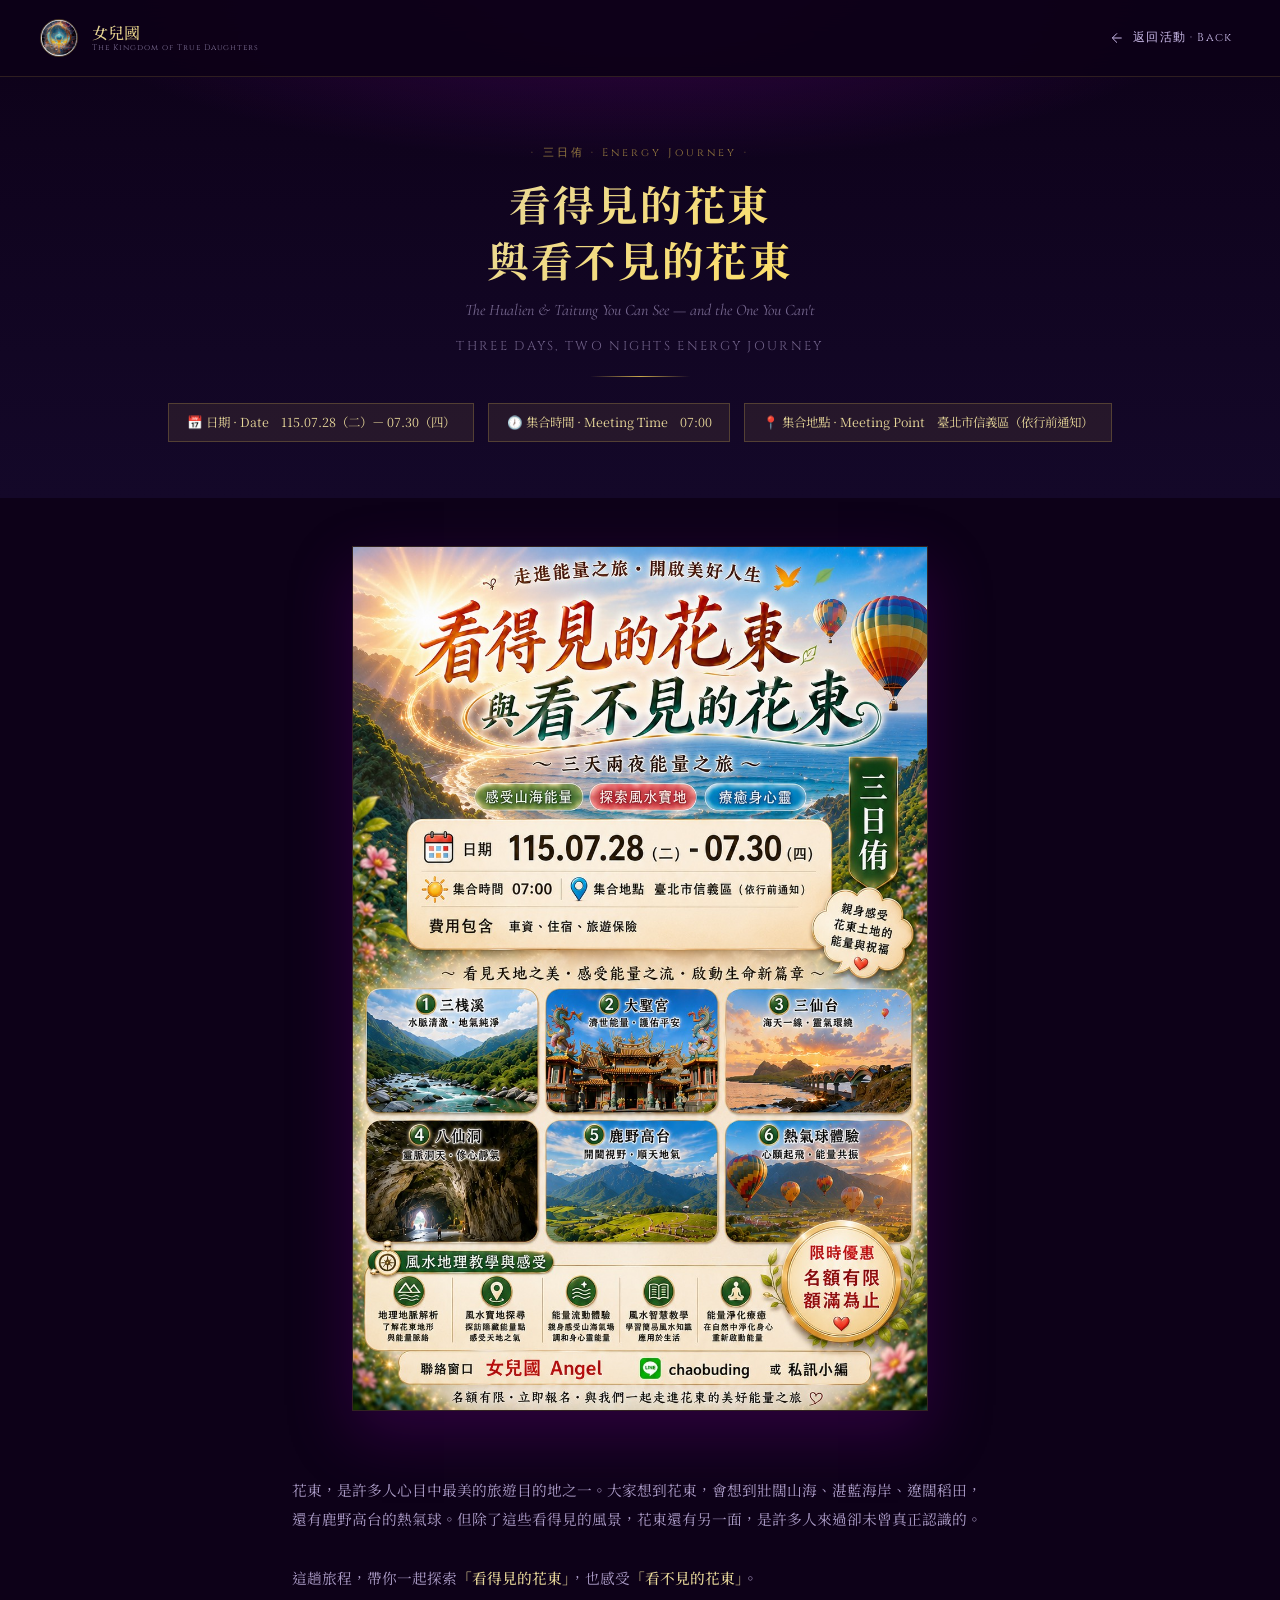
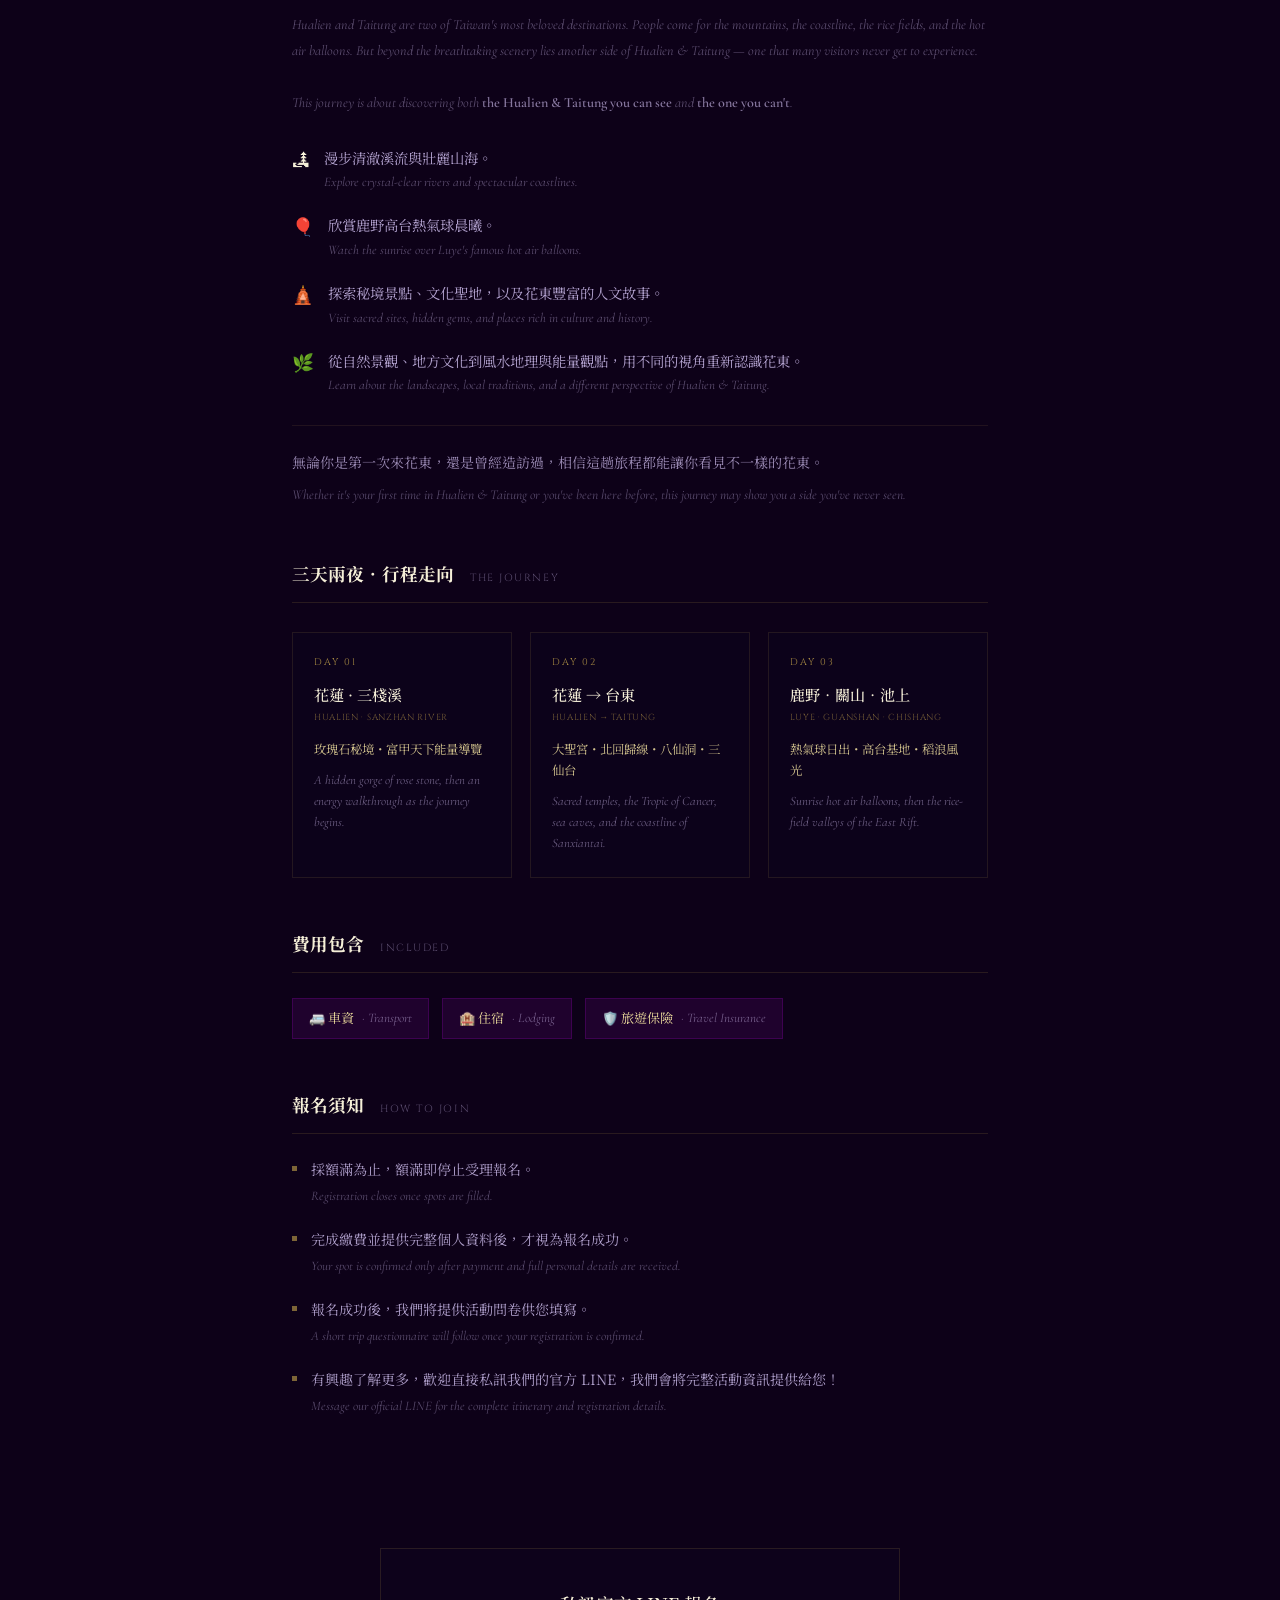
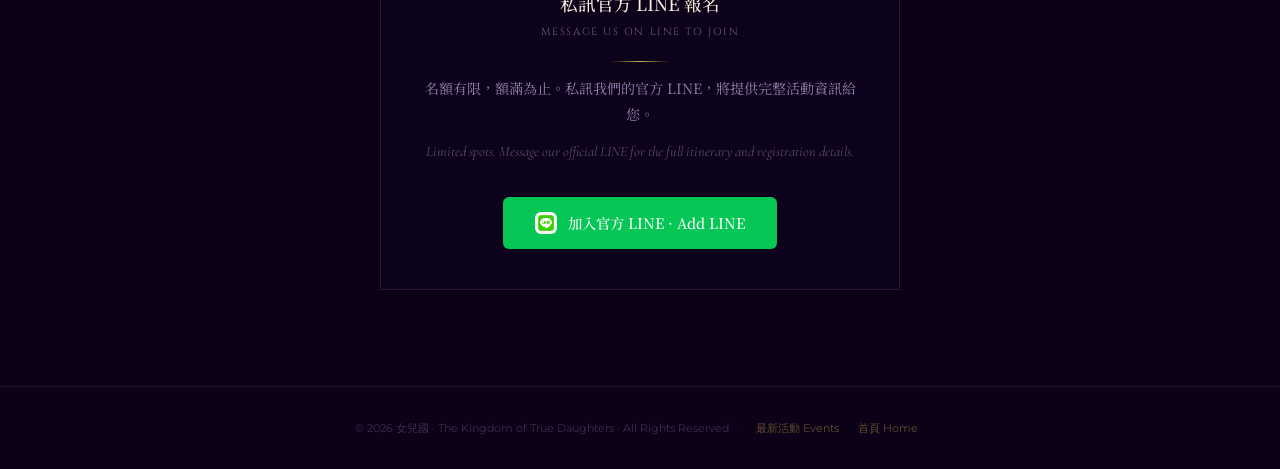
<file: activities/2026-07-28-huadong.html>
<!DOCTYPE html>
<html lang="zh-Hant">
<head>
  <meta charset="UTF-8">
  <meta name="viewport" content="width=device-width, initial-scale=1.0">
  <title>看得見的花東與看不見的花東 · 三日侑 · 女兒國</title>
  <meta name="description" content="花東三日兩夜能量之旅 07/28－07/30。感受山海能量、探索風水寶地、療癒身心靈。私訊官方 LINE 報名。">
  <link rel="preconnect" href="https://fonts.googleapis.com">
  <link rel="preconnect" href="https://fonts.gstatic.com" crossorigin>
  <link href="https://fonts.googleapis.com/css2?family=Cinzel:wght@400;600;700&family=Cormorant+Garamond:ital,wght@0,400;1,400&family=Montserrat:wght@300;400;500&family=Noto+Serif+TC:wght@300;400;500;700&display=swap" rel="stylesheet">
  <style>
    :root {
      --purple:#8B07A8;--gold:#C9A84C;--gold-lt:#E8D89A;--gold-glow:#FFE066;
      --void:#0D0118;--void-mid:#140829;--lavender:#C9B8E8;--cream:#F5EFD8;
    }
    *,*::before,*::after{box-sizing:border-box;margin:0;padding:0}
    html{scroll-behavior:smooth}
    body{background:var(--void);color:var(--cream);font-family:'Montserrat','Noto Serif TC',sans-serif;
      overflow-x:hidden;-webkit-font-smoothing:antialiased;line-height:1.7}
    img{display:block;max-width:100%}
    a{color:inherit;text-decoration:none}
    ::-webkit-scrollbar{width:5px}
    ::-webkit-scrollbar-track{background:var(--void)}
    ::-webkit-scrollbar-thumb{background:linear-gradient(to bottom,var(--purple),var(--gold));border-radius:3px}

    /* NAV */
    #nav{position:fixed;top:0;left:0;right:0;z-index:200;padding:1rem 2.5rem;
      display:flex;align-items:center;justify-content:space-between;
      background:rgba(13,1,24,.95);backdrop-filter:blur(22px);
      border-bottom:1px solid rgba(201,168,76,.18)}
    .nav-logo{display:flex;align-items:center;gap:.9rem}
    .nav-logo img{width:38px;height:38px;border-radius:50%;object-fit:cover;border:1px solid rgba(201,168,76,.35)}
    .nav-logo-zh{font-family:'Noto Serif TC',serif;font-size:1rem;font-weight:500;
      background:linear-gradient(135deg,#E8D89A,#C9A84C);-webkit-background-clip:text;-webkit-text-fill-color:transparent;background-clip:text}
    .nav-logo-en{font-family:'Cinzel',serif;font-size:.5rem;letter-spacing:.12em;color:rgba(201,184,232,.6)}
    .nav-back{font-family:'Cinzel',serif;font-size:.72rem;letter-spacing:.1em;color:var(--lavender);
      display:flex;align-items:center;gap:.5rem;transition:color .3s;min-height:44px;min-width:44px;
      padding:.5rem}
    .nav-back:hover{color:var(--gold-lt)}
    .nav-back svg{transition:transform .3s}
    .nav-back:hover svg{transform:translateX(-3px)}

    /* HERO */
    .ev-hero{padding:9rem 2rem 3.5rem;text-align:center;
      background:radial-gradient(ellipse 70% 50% at 50% 0%,rgba(139,7,168,.3) 0%,transparent 65%),
                 linear-gradient(180deg,#0D0118 0%,#140829 100%)}
    .ev-hero-label{font-family:'Cinzel',serif;font-size:.68rem;letter-spacing:.28em;color:var(--gold);opacity:.7;margin-bottom:.8rem}
    .ev-hero-zh{font-family:'Noto Serif TC',serif;font-size:clamp(1.6rem,4vw,2.6rem);font-weight:700;letter-spacing:.04em;
      background:linear-gradient(135deg,#F5EFD8,#E8D89A,#FFE066,#C9A84C);
      -webkit-background-clip:text;-webkit-text-fill-color:transparent;background-clip:text;line-height:1.35}
    .ev-hero-en{font-family:'Cinzel',serif;font-size:clamp(.65rem,1.3vw,.8rem);letter-spacing:.18em;color:rgba(201,184,232,.5);margin-top:.7rem}
    .ev-hero-tagline{font-family:'Cormorant Garamond',serif;font-style:italic;font-size:clamp(.85rem,1.6vw,1rem);color:rgba(201,184,232,.55);margin-top:.6rem}
    .div-gold{width:100px;height:1px;background:linear-gradient(90deg,transparent,var(--gold),transparent);margin:1.2rem auto}

    .ev-meta-bar{display:flex;flex-wrap:wrap;justify-content:center;gap:.9rem;margin-top:1.6rem}
    .ev-meta-chip{font-family:'Noto Serif TC',serif;font-size:.78rem;color:var(--gold-lt);
      background:rgba(201,168,76,.1);border:1px solid rgba(201,168,76,.28);
      padding:.5rem 1.1rem;display:flex;align-items:center;gap:.5rem}

    /* POSTER */
    .ev-poster-wrap{max-width:640px;margin:3rem auto 0;padding:0 2rem}
    .ev-poster-wrap img{width:100%;border:1px solid rgba(201,168,76,.2);box-shadow:0 24px 60px rgba(139,7,168,.25)}

    /* BODY */
    .ev-body{max-width:760px;margin:0 auto;padding:4rem 2rem 2rem}
    .ev-section{margin-bottom:3.2rem}
    .ev-section-title{display:flex;align-items:baseline;gap:1rem;margin-bottom:1.4rem;
      padding-bottom:.8rem;border-bottom:1px solid rgba(201,168,76,.15)}
    .ev-zh{font-family:'Noto Serif TC',serif;font-size:1.1rem;font-weight:700;color:var(--cream)}
    .ev-en{font-family:'Cinzel',serif;font-size:.65rem;letter-spacing:.15em;color:rgba(201,184,232,.4)}
    .ev-intro{font-family:'Noto Serif TC',serif;font-size:.92rem;line-height:2;color:rgba(201,184,232,.85)}
    .ev-intro strong{color:var(--gold-lt);font-weight:500}
    .ev-intro-en{font-family:'Cormorant Garamond',serif;font-style:italic;font-size:.88rem;
      line-height:1.85;color:rgba(201,184,232,.42);margin-top:1.2rem}
    .ev-intro-en strong{color:rgba(201,184,232,.65);font-weight:600;font-style:normal}

    /* Experience highlights list */
    .exp-list{margin-top:1.8rem;display:flex;flex-direction:column;gap:1.2rem}
    .exp-item{display:flex;gap:.9rem;align-items:flex-start}
    .exp-icon{font-size:1.1rem;line-height:1.75;flex:0 0 auto}
    .exp-text{flex:1}
    .exp-zh{font-family:'Noto Serif TC',serif;font-size:.9rem;color:rgba(201,184,232,.88);line-height:1.75}
    .exp-en{font-family:'Cormorant Garamond',serif;font-style:italic;font-size:.82rem;color:rgba(201,184,232,.42);line-height:1.6;margin-top:.15rem}
    .exp-closing{margin-top:1.8rem;padding-top:1.4rem;border-top:1px solid rgba(201,168,76,.1);
      font-family:'Noto Serif TC',serif;font-size:.88rem;color:rgba(201,184,232,.75);line-height:1.9}
    .exp-closing-en{font-family:'Cormorant Garamond',serif;font-style:italic;font-size:.85rem;color:rgba(201,184,232,.4);line-height:1.8;margin-top:.5rem}

    /* Day-by-day teaser (replaces a flat highlight list — new info, not on the poster) */
    .day-grid{display:grid;grid-template-columns:repeat(3,1fr);gap:1.1rem;margin-top:1.8rem}
    .day-card{background:rgba(14,4,30,.55);backdrop-filter:blur(12px);
      border:1px solid rgba(201,168,76,.12);padding:1.4rem 1.3rem}
    .day-num{font-family:'Cinzel',serif;font-size:.6rem;letter-spacing:.22em;color:var(--gold);opacity:.8;margin-bottom:.7rem}
    .day-loc-zh{font-family:'Noto Serif TC',serif;font-size:.95rem;font-weight:500;color:var(--cream);margin-bottom:.1rem}
    .day-loc-en{font-family:'Cinzel',serif;font-size:.55rem;letter-spacing:.08em;color:rgba(201,168,76,.55);margin-bottom:.9rem}
    .day-spots{font-family:'Noto Serif TC',serif;font-size:.78rem;color:var(--gold-lt);opacity:.9;margin-bottom:.6rem;line-height:1.7}
    .day-mood{font-family:'Cormorant Garamond',serif;font-style:italic;font-size:.8rem;color:rgba(201,184,232,.5);line-height:1.65}

    /* Included */
    .incl-row{display:flex;flex-wrap:wrap;gap:.8rem;margin-top:1.6rem}
    .incl-chip{font-family:'Noto Serif TC',serif;font-size:.82rem;color:var(--gold-lt);
      background:rgba(139,7,168,.14);border:1px solid rgba(139,7,168,.28);
      padding:.5rem 1rem;display:flex;align-items:center;gap:.5rem}
    .incl-chip .en{font-family:'Cormorant Garamond',serif;font-style:italic;color:rgba(201,184,232,.5)}

    /* Notice clauses */
    .clause{margin-bottom:1.15rem;padding-left:1.2rem;position:relative}
    .clause::before{content:'';position:absolute;left:0;top:.65em;width:5px;height:5px;background:var(--gold);opacity:.6}
    .clause-zh{font-family:'Noto Serif TC',serif;font-size:.88rem;line-height:1.9;color:rgba(201,184,232,.85)}
    .clause-en{font-family:'Cormorant Garamond',serif;font-style:italic;font-size:.82rem;
      line-height:1.7;color:rgba(201,184,232,.4);margin-top:.15rem}

    /* LINE CTA (shared pattern with prices.html) */
    .line-section{padding:3rem 2rem 6rem;text-align:center}
    .line-card{max-width:520px;margin:0 auto;background:rgba(14,4,30,.65);backdrop-filter:blur(20px);
      border:1px solid rgba(201,168,76,.15);padding:2.5rem 2rem}
    .line-title-zh{font-family:'Noto Serif TC',serif;font-size:1.1rem;font-weight:500;color:var(--cream);margin-bottom:.3rem}
    .line-title-en{font-family:'Cinzel',serif;font-size:.65rem;letter-spacing:.15em;color:rgba(201,184,232,.5);margin-bottom:1.2rem}
    .div-gold-sm{width:60px;height:1px;background:linear-gradient(90deg,transparent,var(--gold),transparent);margin:.5rem auto}
    .line-note{font-family:'Noto Serif TC',serif;font-size:.88rem;line-height:1.85;color:rgba(201,184,232,.7);margin:.8rem 0}
    .line-note-en{font-family:'Cormorant Garamond',serif;font-style:italic;font-size:.9rem;line-height:1.8;color:rgba(201,184,232,.4);margin-bottom:1.2rem}
    .line-btn{display:inline-flex;align-items:center;gap:.7rem;
      background:#06C755;color:#fff;
      font-family:'Noto Serif TC',serif;font-size:.9rem;font-weight:500;
      padding:.85rem 2rem;border-radius:6px;margin-top:.8rem;
      transition:opacity .3s,transform .2s;min-height:44px}
    .line-btn:hover{opacity:.88;transform:translateY(-2px)}

    /* FOOTER */
    .ev-footer{text-align:center;padding:2rem;border-top:1px solid rgba(201,168,76,.1);
      font-family:'Montserrat',sans-serif;font-size:.68rem;color:rgba(201,184,232,.25)}
    .ev-footer a{color:rgba(201,168,76,.45);margin:0 .5rem;transition:color .3s}
    .ev-footer a:hover{color:var(--gold-lt)}

    /* RESPONSIVE */
    @media(max-width:768px){
      #nav{padding:.9rem 1.2rem}
      .ev-hero{padding:8rem 1.2rem 3rem}
      .ev-poster-wrap{padding:0 1.2rem}
      .ev-body{padding:3rem 1.2rem 1.5rem}
      .day-grid{grid-template-columns:1fr;gap:.9rem}
      .line-card{padding:2rem 1.2rem}
      .ev-meta-bar{gap:.6rem}
      .ev-meta-chip{font-size:.72rem;padding:.45rem .85rem}
    }
    @media(max-width:420px){
      .ev-hero{padding:7.5rem 1rem 2.5rem}
      .ev-meta-bar{flex-direction:column;align-items:stretch}
      .ev-meta-chip{justify-content:center}
    }
  </style>
</head>
<body>

<nav id="nav">
  <a href="../index.html" class="nav-logo">
    <img src="../brand_assets/女兒國_logo.jpg" alt="女兒國">
    <div style="display:flex;flex-direction:column;line-height:1.15">
      <span class="nav-logo-zh">女兒國</span>
      <span class="nav-logo-en">The Kingdom of True Daughters</span>
    </div>
  </a>
  <a href="../activities.html" class="nav-back">
    <svg width="16" height="16" viewBox="0 0 24 24" fill="none" stroke="currentColor" stroke-width="1.5">
      <path d="M19 12H5M5 12l7-7M5 12l7 7"/>
    </svg>
    返回活動 · Back
  </a>
</nav>

<div class="ev-hero">
  <div class="ev-hero-label">· 三日侑 · Energy Journey ·</div>
  <h1 class="ev-hero-zh">看得見的花東<br>與看不見的花東</h1>
  <div class="ev-hero-tagline">The Hualien &amp; Taitung You Can See — and the One You Can't</div>
  <div class="ev-hero-en">THREE DAYS, TWO NIGHTS ENERGY JOURNEY</div>
  <div class="div-gold"></div>
  <div class="ev-meta-bar">
    <span class="ev-meta-chip">📅 日期 · Date&emsp;115.07.28（二）－ 07.30（四）</span>
    <span class="ev-meta-chip">🕖 集合時間 · Meeting Time&emsp;07:00</span>
    <span class="ev-meta-chip">📍 集合地點 · Meeting Point&emsp;臺北市信義區（依行前通知）</span>
  </div>
</div>

<div class="ev-poster-wrap">
  <img src="img/2026-07-28-huadong.jpg" alt="看得見的花東與看不見的花東 活動海報">
</div>

<div class="ev-body">

  <div class="ev-section">
    <p class="ev-intro">
      花東，是許多人心目中最美的旅遊目的地之一。大家想到花東，會想到壯闊山海、湛藍海岸、遼闊稻田，
      還有鹿野高台的熱氣球。但除了這些看得見的風景，花東還有另一面，是許多人來過卻未曾真正認識的。<br><br>
      這趟旅程，帶你一起探索<strong>「看得見的花東」</strong>，也感受<strong>「看不見的花東」</strong>。
    </p>
    <p class="ev-intro-en">
      Hualien and Taitung are two of Taiwan's most beloved destinations. People come for the
      mountains, the coastline, the rice fields, and the hot air balloons. But beyond the
      breathtaking scenery lies another side of Hualien &amp; Taitung — one that many visitors never
      get to experience.<br><br>
      This journey is about discovering both <strong>the Hualien &amp; Taitung you can see</strong> and
      <strong>the one you can't</strong>.
    </p>

    <div class="exp-list">
      <div class="exp-item">
        <span class="exp-icon">🏞</span>
        <div class="exp-text">
          <div class="exp-zh">漫步清澈溪流與壯麗山海。</div>
          <div class="exp-en">Explore crystal-clear rivers and spectacular coastlines.</div>
        </div>
      </div>
      <div class="exp-item">
        <span class="exp-icon">🎈</span>
        <div class="exp-text">
          <div class="exp-zh">欣賞鹿野高台熱氣球晨曦。</div>
          <div class="exp-en">Watch the sunrise over Luye's famous hot air balloons.</div>
        </div>
      </div>
      <div class="exp-item">
        <span class="exp-icon">🛕</span>
        <div class="exp-text">
          <div class="exp-zh">探索秘境景點、文化聖地，以及花東豐富的人文故事。</div>
          <div class="exp-en">Visit sacred sites, hidden gems, and places rich in culture and history.</div>
        </div>
      </div>
      <div class="exp-item">
        <span class="exp-icon">🌿</span>
        <div class="exp-text">
          <div class="exp-zh">從自然景觀、地方文化到風水地理與能量觀點，用不同的視角重新認識花東。</div>
          <div class="exp-en">Learn about the landscapes, local traditions, and a different perspective of Hualien &amp; Taitung.</div>
        </div>
      </div>
    </div>

    <p class="exp-closing">無論你是第一次來花東，還是曾經造訪過，相信這趟旅程都能讓你看見不一樣的花東。</p>
    <p class="exp-closing-en">Whether it's your first time in Hualien &amp; Taitung or you've been here before, this journey may show you a side you've never seen.</p>
  </div>

  <div class="ev-section">
    <div class="ev-section-title">
      <span class="ev-zh">三天兩夜．行程走向</span>
      <span class="ev-en">THE JOURNEY</span>
    </div>
    <div class="day-grid">
      <div class="day-card">
        <div class="day-num">DAY 01</div>
        <div class="day-loc-zh">花蓮 · 三棧溪</div>
        <div class="day-loc-en">HUALIEN · SANZHAN RIVER</div>
        <div class="day-spots">玫瑰石秘境・富甲天下能量導覽</div>
        <div class="day-mood">A hidden gorge of rose stone, then an energy walkthrough as the journey begins.</div>
      </div>
      <div class="day-card">
        <div class="day-num">DAY 02</div>
        <div class="day-loc-zh">花蓮 → 台東</div>
        <div class="day-loc-en">HUALIEN → TAITUNG</div>
        <div class="day-spots">大聖宮・北回歸線・八仙洞・三仙台</div>
        <div class="day-mood">Sacred temples, the Tropic of Cancer, sea caves, and the coastline of Sanxiantai.</div>
      </div>
      <div class="day-card">
        <div class="day-num">DAY 03</div>
        <div class="day-loc-zh">鹿野．關山．池上</div>
        <div class="day-loc-en">LUYE · GUANSHAN · CHISHANG</div>
        <div class="day-spots">熱氣球日出・高台基地・稻浪風光</div>
        <div class="day-mood">Sunrise hot air balloons, then the rice-field valleys of the East Rift.</div>
      </div>
    </div>
  </div>

  <div class="ev-section">
    <div class="ev-section-title">
      <span class="ev-zh">費用包含</span>
      <span class="ev-en">INCLUDED</span>
    </div>
    <div class="incl-row">
      <span class="incl-chip">🚐 車資 <span class="en">· Transport</span></span>
      <span class="incl-chip">🏨 住宿 <span class="en">· Lodging</span></span>
      <span class="incl-chip">🛡️ 旅遊保險 <span class="en">· Travel Insurance</span></span>
    </div>
  </div>

  <div class="ev-section">
    <div class="ev-section-title">
      <span class="ev-zh">報名須知</span>
      <span class="ev-en">HOW TO JOIN</span>
    </div>
    <div class="clause">
      <div class="clause-zh">採額滿為止，額滿即停止受理報名。</div>
      <div class="clause-en">Registration closes once spots are filled.</div>
    </div>
    <div class="clause">
      <div class="clause-zh">完成繳費並提供完整個人資料後，才視為報名成功。</div>
      <div class="clause-en">Your spot is confirmed only after payment and full personal details are received.</div>
    </div>
    <div class="clause">
      <div class="clause-zh">報名成功後，我們將提供活動問卷供您填寫。</div>
      <div class="clause-en">A short trip questionnaire will follow once your registration is confirmed.</div>
    </div>
    <div class="clause">
      <div class="clause-zh">有興趣了解更多，歡迎直接私訊我們的官方 LINE，我們會將完整活動資訊提供給您！</div>
      <div class="clause-en">Message our official LINE for the complete itinerary and registration details.</div>
    </div>
  </div>

</div>

<div class="line-section">
  <div class="line-card">
    <div class="line-title-zh">私訊官方 LINE 報名</div>
    <div class="line-title-en">MESSAGE US ON LINE TO JOIN</div>
    <div class="div-gold-sm"></div>
    <p class="line-note">名額有限，額滿為止。私訊我們的官方 LINE，將提供完整活動資訊給您。</p>
    <p class="line-note-en">Limited spots. Message our official LINE for the full itinerary and registration details.</p>
    <a href="https://lin.ee/RGOOSXa" target="_blank" rel="noopener" class="line-btn">
      <img src="../brand_assets/Line%20Logo.jpg" alt="LINE" style="width:22px;height:22px;border-radius:6px;object-fit:cover">
      加入官方 LINE · Add LINE
    </a>
  </div>
</div>

<div class="ev-footer">
  © 2026 女兒國 · The Kingdom of True Daughters · All Rights Reserved
  &ensp;·&ensp;
  <a href="../activities.html">最新活動 Events</a>
  <a href="../index.html">首頁 Home</a>
</div>

</body>
</html>
</file>
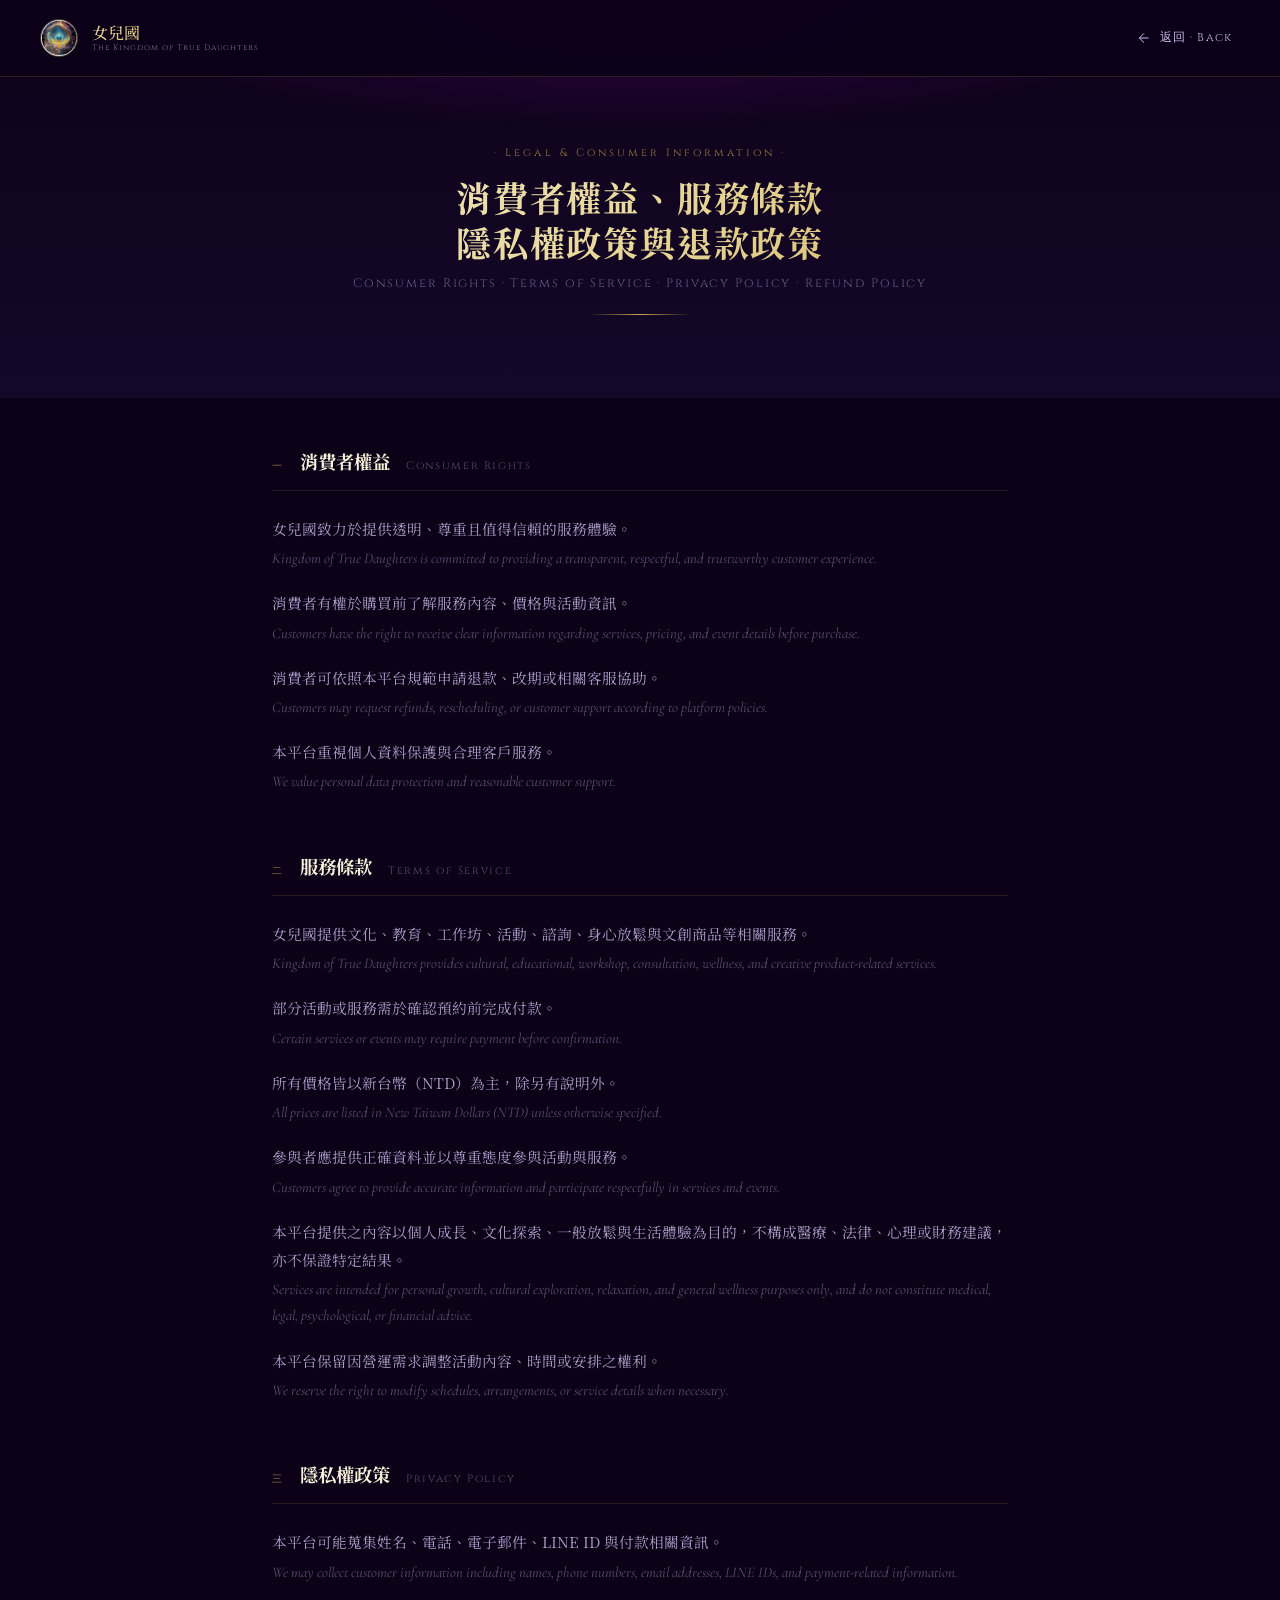
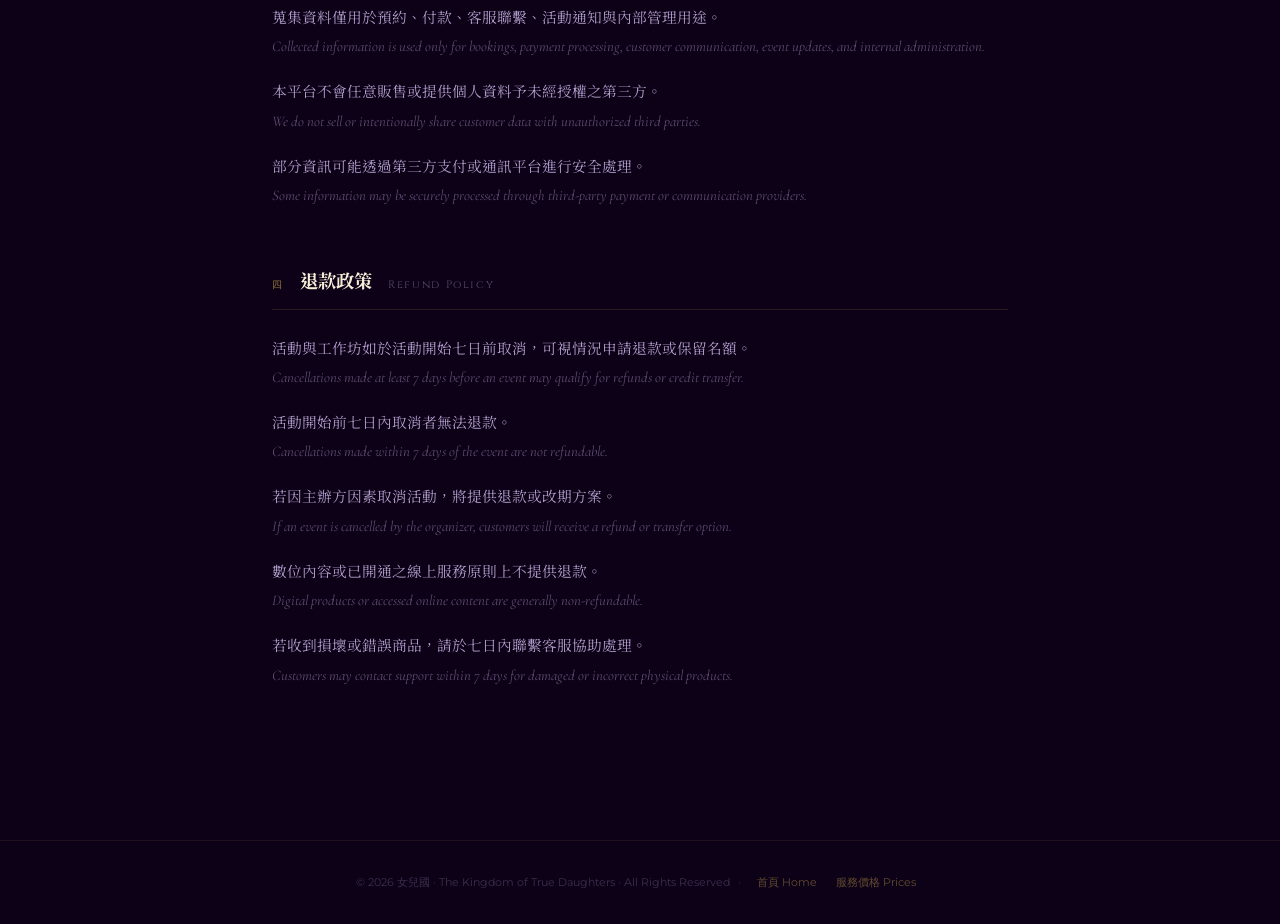
<file: v4/terms.html>
<!DOCTYPE html>
<html lang="zh-Hant">
<head>
  <meta charset="UTF-8">
  <meta name="viewport" content="width=device-width, initial-scale=1.0">
  <title>消費者權益與服務條款 · 女兒國</title>
  <link rel="preconnect" href="https://fonts.googleapis.com">
  <link rel="preconnect" href="https://fonts.gstatic.com" crossorigin>
  <link href="https://fonts.googleapis.com/css2?family=Cinzel:wght@400;600&family=Cormorant+Garamond:ital,wght@0,400;1,400&family=Montserrat:wght@300;400;500&family=Noto+Serif+TC:wght@300;400;500;700&display=swap" rel="stylesheet">
  <style>
    :root {
      --purple:#8B07A8;--gold:#C9A84C;--gold-lt:#E8D89A;
      --void:#0D0118;--void-mid:#140829;--lavender:#C9B8E8;--cream:#F5EFD8;
    }
    *,*::before,*::after{box-sizing:border-box;margin:0;padding:0}
    html{scroll-behavior:smooth}
    body{background:var(--void);color:var(--cream);font-family:'Montserrat','Noto Serif TC',sans-serif;
      overflow-x:hidden;-webkit-font-smoothing:antialiased;line-height:1.7}
    a{color:inherit;text-decoration:none}
    ::-webkit-scrollbar{width:5px}
    ::-webkit-scrollbar-track{background:var(--void)}
    ::-webkit-scrollbar-thumb{background:linear-gradient(to bottom,var(--purple),var(--gold));border-radius:3px}

    /* NAV */
    #nav{position:fixed;top:0;left:0;right:0;z-index:200;padding:1rem 2.5rem;
      display:flex;align-items:center;justify-content:space-between;
      background:rgba(13,1,24,.92);backdrop-filter:blur(22px);
      border-bottom:1px solid rgba(201,168,76,.18)}
    .nav-logo{display:flex;align-items:center;gap:.9rem}
    .nav-logo img{width:38px;height:38px;border-radius:50%;object-fit:cover;
      border:1px solid rgba(201,168,76,.35)}
    .nav-logo-zh{font-family:'Noto Serif TC',serif;font-size:1rem;font-weight:500;
      background:linear-gradient(135deg,#E8D89A,#C9A84C);
      -webkit-background-clip:text;-webkit-text-fill-color:transparent;background-clip:text}
    .nav-logo-en{font-family:'Cinzel',serif;font-size:.5rem;letter-spacing:.12em;
      color:rgba(201,184,232,.6)}
    .nav-back{font-family:'Cinzel',serif;font-size:.72rem;letter-spacing:.1em;
      color:var(--lavender);display:flex;align-items:center;gap:.5rem;
      transition:color .3s;min-height:44px;padding:.5rem}
    .nav-back:hover{color:var(--gold-lt)}
    .nav-back svg{transition:transform .3s}
    .nav-back:hover svg{transform:translateX(-3px)}

    /* HERO */
    .terms-hero{padding:9rem 2rem 4rem;text-align:center;
      background:radial-gradient(ellipse 70% 50% at 50% 0%,rgba(139,7,168,.3) 0%,transparent 65%),
                 linear-gradient(180deg,#0D0118 0%,#140829 100%)}
    .terms-hero-label{font-family:'Cinzel',serif;font-size:.68rem;letter-spacing:.28em;
      color:var(--gold);opacity:.7;margin-bottom:.7rem}
    .terms-hero-zh{font-family:'Noto Serif TC',serif;font-size:clamp(1.4rem,3.5vw,2.2rem);
      font-weight:700;letter-spacing:.05em;
      background:linear-gradient(135deg,#F5EFD8,#E8D89A,#C9A84C);
      -webkit-background-clip:text;-webkit-text-fill-color:transparent;background-clip:text;
      line-height:1.3;margin-bottom:.5rem}
    .terms-hero-en{font-family:'Cinzel',serif;font-size:clamp(.62rem,1.2vw,.78rem);
      letter-spacing:.15em;color:rgba(201,184,232,.45);line-height:1.7}
    .div-gold{width:100px;height:1px;background:linear-gradient(90deg,transparent,var(--gold),transparent);
      margin:1.2rem auto}

    /* CONTENT */
    .terms-body{max-width:800px;margin:0 auto;padding:3rem 2rem 6rem}

    /* Section block */
    .terms-section{margin-bottom:3.5rem}
    .terms-section-title{display:flex;align-items:baseline;gap:1rem;margin-bottom:1.5rem;
      padding-bottom:.8rem;border-bottom:1px solid rgba(201,168,76,.15)}
    .ts-num{font-family:'Cinzel',serif;font-size:.65rem;letter-spacing:.2em;
      color:var(--gold);opacity:.7}
    .ts-zh{font-family:'Noto Serif TC',serif;font-size:1.15rem;font-weight:700;
      color:var(--cream)}
    .ts-en{font-family:'Cinzel',serif;font-size:.68rem;letter-spacing:.15em;
      color:rgba(201,184,232,.4)}

    /* Clause rows */
    .clause{margin-bottom:1.1rem}
    .clause-zh{font-family:'Noto Serif TC',serif;font-size:.92rem;line-height:1.9;
      color:rgba(201,184,232,.85)}
    .clause-en{font-family:'Cormorant Garamond',serif;font-style:italic;font-size:.92rem;
      line-height:1.8;color:rgba(201,184,232,.42);margin-top:.15rem}

    /* Footer */
    .terms-footer{text-align:center;padding:2rem;border-top:1px solid rgba(201,168,76,.1);
      font-family:'Montserrat',sans-serif;font-size:.68rem;color:rgba(201,184,232,.25)}
    .terms-footer a{color:rgba(201,168,76,.45);margin:0 .5rem;transition:color .3s}
    .terms-footer a:hover{color:var(--gold-lt)}

    /* Responsive */
    @media(max-width:600px){
      #nav{padding:.9rem 1.2rem}
      .terms-body{padding:2rem 1.2rem 4rem}
      .terms-hero{padding:8rem 1.2rem 3rem}
    }
  </style>
</head>
<body>

<nav id="nav">
  <a href="index.html" class="nav-logo">
    <img src="../brand_assets/女兒國_logo.jpg" alt="女兒國">
    <div style="display:flex;flex-direction:column;line-height:1.15">
      <span class="nav-logo-zh">女兒國</span>
      <span class="nav-logo-en">The Kingdom of True Daughters</span>
    </div>
  </a>
  <a href="index.html" class="nav-back">
    <svg width="16" height="16" viewBox="0 0 24 24" fill="none" stroke="currentColor" stroke-width="1.5">
      <path d="M19 12H5M5 12l7-7M5 12l7 7"/>
    </svg>
    返回 · Back
  </a>
</nav>

<div class="terms-hero">
  <div class="terms-hero-label">· Legal & Consumer Information ·</div>
  <h1 class="terms-hero-zh">消費者權益、服務條款<br>隱私權政策與退款政策</h1>
  <div class="terms-hero-en">
    Consumer Rights · Terms of Service · Privacy Policy · Refund Policy
  </div>
  <div class="div-gold"></div>
</div>

<div class="terms-body">

  <!-- 一、消費者權益 -->
  <div class="terms-section">
    <div class="terms-section-title">
      <span class="ts-num">一</span>
      <span class="ts-zh">消費者權益</span>
      <span class="ts-en">Consumer Rights</span>
    </div>
    <div class="clause">
      <div class="clause-zh">女兒國致力於提供透明、尊重且值得信賴的服務體驗。</div>
      <div class="clause-en">Kingdom of True Daughters is committed to providing a transparent, respectful, and trustworthy customer experience.</div>
    </div>
    <div class="clause">
      <div class="clause-zh">消費者有權於購買前了解服務內容、價格與活動資訊。</div>
      <div class="clause-en">Customers have the right to receive clear information regarding services, pricing, and event details before purchase.</div>
    </div>
    <div class="clause">
      <div class="clause-zh">消費者可依照本平台規範申請退款、改期或相關客服協助。</div>
      <div class="clause-en">Customers may request refunds, rescheduling, or customer support according to platform policies.</div>
    </div>
    <div class="clause">
      <div class="clause-zh">本平台重視個人資料保護與合理客戶服務。</div>
      <div class="clause-en">We value personal data protection and reasonable customer support.</div>
    </div>
  </div>

  <!-- 二、服務條款 -->
  <div class="terms-section">
    <div class="terms-section-title">
      <span class="ts-num">二</span>
      <span class="ts-zh">服務條款</span>
      <span class="ts-en">Terms of Service</span>
    </div>
    <div class="clause">
      <div class="clause-zh">女兒國提供文化、教育、工作坊、活動、諮詢、身心放鬆與文創商品等相關服務。</div>
      <div class="clause-en">Kingdom of True Daughters provides cultural, educational, workshop, consultation, wellness, and creative product-related services.</div>
    </div>
    <div class="clause">
      <div class="clause-zh">部分活動或服務需於確認預約前完成付款。</div>
      <div class="clause-en">Certain services or events may require payment before confirmation.</div>
    </div>
    <div class="clause">
      <div class="clause-zh">所有價格皆以新台幣（NTD）為主，除另有說明外。</div>
      <div class="clause-en">All prices are listed in New Taiwan Dollars (NTD) unless otherwise specified.</div>
    </div>
    <div class="clause">
      <div class="clause-zh">參與者應提供正確資料並以尊重態度參與活動與服務。</div>
      <div class="clause-en">Customers agree to provide accurate information and participate respectfully in services and events.</div>
    </div>
    <div class="clause">
      <div class="clause-zh">本平台提供之內容以個人成長、文化探索、一般放鬆與生活體驗為目的，不構成醫療、法律、心理或財務建議，亦不保證特定結果。</div>
      <div class="clause-en">Services are intended for personal growth, cultural exploration, relaxation, and general wellness purposes only, and do not constitute medical, legal, psychological, or financial advice.</div>
    </div>
    <div class="clause">
      <div class="clause-zh">本平台保留因營運需求調整活動內容、時間或安排之權利。</div>
      <div class="clause-en">We reserve the right to modify schedules, arrangements, or service details when necessary.</div>
    </div>
  </div>

  <!-- 三、隱私權政策 -->
  <div class="terms-section">
    <div class="terms-section-title">
      <span class="ts-num">三</span>
      <span class="ts-zh">隱私權政策</span>
      <span class="ts-en">Privacy Policy</span>
    </div>
    <div class="clause">
      <div class="clause-zh">本平台可能蒐集姓名、電話、電子郵件、LINE ID 與付款相關資訊。</div>
      <div class="clause-en">We may collect customer information including names, phone numbers, email addresses, LINE IDs, and payment-related information.</div>
    </div>
    <div class="clause">
      <div class="clause-zh">蒐集資料僅用於預約、付款、客服聯繫、活動通知與內部管理用途。</div>
      <div class="clause-en">Collected information is used only for bookings, payment processing, customer communication, event updates, and internal administration.</div>
    </div>
    <div class="clause">
      <div class="clause-zh">本平台不會任意販售或提供個人資料予未經授權之第三方。</div>
      <div class="clause-en">We do not sell or intentionally share customer data with unauthorized third parties.</div>
    </div>
    <div class="clause">
      <div class="clause-zh">部分資訊可能透過第三方支付或通訊平台進行安全處理。</div>
      <div class="clause-en">Some information may be securely processed through third-party payment or communication providers.</div>
    </div>
  </div>

  <!-- 四、退款政策 -->
  <div class="terms-section">
    <div class="terms-section-title">
      <span class="ts-num">四</span>
      <span class="ts-zh">退款政策</span>
      <span class="ts-en">Refund Policy</span>
    </div>
    <div class="clause">
      <div class="clause-zh">活動與工作坊如於活動開始七日前取消，可視情況申請退款或保留名額。</div>
      <div class="clause-en">Cancellations made at least 7 days before an event may qualify for refunds or credit transfer.</div>
    </div>
    <div class="clause">
      <div class="clause-zh">活動開始前七日內取消者無法退款。</div>
      <div class="clause-en">Cancellations made within 7 days of the event are not refundable.</div>
    </div>
    <div class="clause">
      <div class="clause-zh">若因主辦方因素取消活動，將提供退款或改期方案。</div>
      <div class="clause-en">If an event is cancelled by the organizer, customers will receive a refund or transfer option.</div>
    </div>
    <div class="clause">
      <div class="clause-zh">數位內容或已開通之線上服務原則上不提供退款。</div>
      <div class="clause-en">Digital products or accessed online content are generally non-refundable.</div>
    </div>
    <div class="clause">
      <div class="clause-zh">若收到損壞或錯誤商品，請於七日內聯繫客服協助處理。</div>
      <div class="clause-en">Customers may contact support within 7 days for damaged or incorrect physical products.</div>
    </div>
  </div>

</div>

<div class="terms-footer">
  © 2026 女兒國 · The Kingdom of True Daughters · All Rights Reserved
  &ensp;·&ensp;
  <a href="index.html">首頁 Home</a>
  <a href="prices.html">服務價格 Prices</a>
</div>

</body>
</html>
</file>
<file: internal/assessment-review/kingdom.css>
@font-face{font-family:Kingdom;src:url('assets/Kingdom.woff2?v=20261106-members');font-display:swap}@font-face{font-family:KingdomBody;src:url('assets/KingdomBody.woff2?v=20261106-members');font-weight:200 900;font-display:swap}
:root{--paper:#f8f4ed;--ink:#49334f;--muted:#6c5b71;--gold:#96763e;--line:#d9cfd5;--side:240px}*{box-sizing:border-box}html{scroll-padding-top:25px;scroll-behavior:smooth}body{margin:0;color:var(--ink);background:var(--paper);font-family:KingdomBody,'Noto Serif TC',serif;font-weight:400;line-height:1.9}a{color:inherit;text-underline-offset:6px}button{font:inherit;color:inherit}a:focus-visible,button:focus-visible{outline:3px solid #64349b;outline-offset:6px}.skip{position:fixed;top:12px;left:12px;transform:translateY(-150%);background:var(--paper);padding:12px;z-index:100}.skip:focus{transform:none}.sidebar{position:fixed;inset:0 auto 0 0;width:var(--side);padding:43px 30px 28px;border-right:1px solid var(--line);display:flex;flex-direction:column;background:#f3eee7;z-index:20;overflow-y:auto}.brand{display:flex;gap:13px;text-decoration:none;align-items:center;line-height:1.3}.brand img{width:53px;height:53px;object-fit:cover;border-radius:50%}.brand>span{font-family:Kingdom,serif;font-size:25px;letter-spacing:.08em}.brand small{font:8px/1.7 Georgia,serif;display:block;letter-spacing:.08em;margin-top:8px}.sidebar nav{margin-top:65px;display:grid;gap:12px}.sidebar nav a{padding:13px 0 13px 16px;text-decoration:none;border-left:1px solid transparent}.sidebar nav a span{font-size:16px;letter-spacing:.1em;display:block}.sidebar nav a small{font:10px/1.6 Georgia,serif;letter-spacing:.08em;color:var(--muted);display:block;margin-top:4px}.sidebar nav a[aria-current]{border-color:var(--gold)}.sidebar nav a[aria-current] span{font-weight:600}.sidebar nav a:hover{background:#e9e0e930}.sidebar-end{margin-top:auto;padding-top:60px}.sidebar-end>span{font-family:Kingdom,serif;font-size:23px;letter-spacing:.2em}.sidebar-end small{display:block;font-size:11px;color:var(--muted);margin-top:10px}.menu{display:none}main{margin-left:var(--side);min-width:0}h1,h2,h3,p,figure{margin:0}h1,h2{font-family:Kingdom,serif;font-weight:400}h2{font-size:clamp(27px,2.6vw,39px);line-height:1.7;letter-spacing:.06em}h3{font-weight:500;line-height:1.7}.eyebrow{font:10px/1.8 Arial,sans-serif;letter-spacing:.18em;color:var(--muted);margin-bottom:24px}.hero{min-height: min(850px,100svh);padding:65px 6% 30px;display:grid;grid-template-columns:1fr 1fr;gap:30px 6%;align-items:center;position:relative}.hero-copy h1{font-size:clamp(35px,3.5vw,58px);line-height:1.65;letter-spacing:.04em}.hero-copy h1 span{display:block}.headline-second{margin-top:4px}.gold-rule{height:1px;width:45px;background:var(--gold);margin:27px 0}.hero-motto{font-size:20px;letter-spacing:.13em;line-height:1.7}.english{font:italic 15px/1.8 Georgia,serif;color:var(--muted);margin-top:9px}.hero-note{font-size:14px;line-height:2.1;color:var(--muted);margin:28px 0}.text-link{display:inline-flex;align-items:center;gap:35px;text-decoration:none;border-bottom:1px solid var(--gold);padding-bottom:7px;font-size:14px;letter-spacing:.08em}.text-link:hover,.button:hover{opacity:.78}.hero-art{width:100%}.hero-art img{display:block;width:100%;height:clamp(400px,46vw,590px);object-fit:cover;object-position:68% center}.hero-art figcaption{display:flex;justify-content:space-between;gap:10px;margin-top:13px;font:8px/1.8 Arial,sans-serif;letter-spacing:.12em;color:var(--muted)}.hero-bottom{grid-column:1/-1;border-top:1px solid var(--line);padding-top:19px;display:flex;justify-content:space-between;gap:12px;font-size:11px;letter-spacing:.07em;color:var(--muted)}.hero-bottom a{text-decoration:none}.section{padding:85px 7%;border-top:1px solid var(--line)}.story,.world,.editorial,.join-layout{display:grid;grid-template-columns:1fr 1.15fr;gap:60px}.prose p{font-size:16px;line-height:2.2;margin-bottom:23px}.prose .text-link{margin-top:10px}.values{background:#f0e9ee}.values-grid{display:grid;grid-template-columns:repeat(3,1fr);gap:35px;margin-top:40px}.value-char{font:52px/1.4 Kingdom,serif;display:block;margin-bottom:20px}.values-grid h3{font-size:17px;margin-bottom:12px}.values-grid p{font-size:14px;line-height:2;color:var(--muted)}.world{align-items:center}.world-line{font-size:21px;line-height:2.3}.world-line i{font-size:13px;font-style:normal;color:var(--gold);margin:0 3px}.muted{color:var(--muted);font-size:14px}.world .text-link{margin-top:25px}.invitation{text-align:center;background:#eee5ed}.invitation p:not(.eyebrow){margin:22px 0 28px;color:var(--muted)}.button{display:inline-flex;gap:40px;align-items:center;background:var(--ink);color:var(--paper);padding:16px 26px;text-decoration:none;font-size:14px;letter-spacing:.12em;border:1px solid var(--ink)}.footer{padding:30px 7%;border-top:1px solid var(--line);font:11px/1.8 Georgia,serif;color:var(--muted);display:flex;gap:18px;justify-content:space-between;flex-wrap:wrap}.footer div{display:flex;gap:20px;font-family:KingdomBody,serif}.footer small{font-size:10px}.page-heading{padding:75px 7% 60px}.page-heading h1{font-size:clamp(37px,4vw,61px);line-height:1.5;letter-spacing:.08em}.page-lead{font-size:17px;color:var(--muted);margin-top:25px}.page-lead .english{display:block}.editorial h2{font-size:30px}.editorial .prose h3{font-family:Kingdom,serif;font-size:35px;margin:35px 0 15px}.offering-list{display:grid;grid-template-columns:1fr 1fr;gap:12px 25px;padding-left:20px;margin:15px 0 30px;font-size:16px}.services-intro{padding:0 7% 40px}.services-intro p{margin-bottom:10px}.category-nav{display:flex;flex-wrap:wrap;gap:35px;padding:23px 7%;border-top:1px solid var(--line);font-size:16px;letter-spacing:.15em}.category-nav a{text-decoration:none;border-bottom:1px solid var(--gold)}.system-group{display:grid;grid-template-columns:1fr 2fr;gap:45px}.system-group h2{font-size:45px}.system-list article{display:flex;gap:25px;padding:25px 0;border-bottom:1px solid var(--line)}.system-list article:first-child{padding-top:0}.system-list article:last-child{border-bottom:0;padding-bottom:0}.system-number{font:13px/2 Georgia,serif;color:var(--gold);min-width:22px}.system-list h3{font-size:21px;margin-bottom:10px}.system-list p{font-size:14px;color:var(--muted)}.quiet-note{font-size:12px!important;color:var(--muted);margin-top:15px}.contact-links{display:flex;gap:30px;margin-top:40px;flex-wrap:wrap}
@media(min-width:1600px){main{max-width:1500px;margin-right:auto}.hero{min-height:850px}}@media(max-width:1100px){:root{--side:205px}.sidebar{padding:35px 22px}.hero{gap:25px 5%;padding-left:5%;padding-right:5%}.hero-copy h1{font-size:36px}.hero-motto{font-size:17px}.hero-art img{height:470px}.story,.world,.editorial,.join-layout{gap:35px}.world-line{font-size:18px}.hero-note{font-size:13px}}
@media(max-width:800px){html{scroll-padding-top:100px}:root{--side:0px}.sidebar{position:sticky;top:0;inset:auto;width:100%;padding:13px 22px;display:grid;grid-template-columns:1fr auto;align-items:center;overflow:visible;border-right:0;border-bottom:1px solid var(--line)}.brand img{width:39px;height:39px}.brand>span{font-size:22px}.brand small{font-size:7px;margin-top:3px}.brand small br{display:none}.menu:not([hidden]){display:block;border:1px solid var(--line);background:transparent;padding:7px 13px;font-size:13px}.sidebar nav{grid-column:1/-1;margin-top:18px;gap:3px;padding-bottom:8px}.sidebar nav a{padding:9px 15px;display:flex;align-items:center;justify-content:space-between}.sidebar nav a small{margin:0}.js .sidebar nav{display:none}.js .sidebar nav.open{display:grid}.sidebar-end{display:none}.hero{min-height:auto;padding:48px 7% 25px;grid-template-columns:1fr;gap:35px}.hero-copy h1{font-size:clamp(35px,8.8vw,57px)}.hero-motto{font-size:18px}.hero-note{font-size:15px}.hero-art img{height:auto;aspect-ratio:1.18;object-position:center}.hero-bottom{font-size:10px;flex-wrap:wrap;line-height:1.8}.section{padding:55px 7%}.story,.world,.editorial,.join-layout,.system-group{grid-template-columns:1fr;gap:28px}.values-grid{grid-template-columns:1fr;gap:28px;margin-top:30px}.values-grid article{display:grid;grid-template-columns:55px 1fr;gap:3px 20px}.value-char{grid-row:1/3;font-size:43px;margin:0}.values-grid h3{margin:0}.values-grid p{margin:0}.prose p{font-size:16px}.eyebrow{font-size:9px;margin-bottom:19px}.page-heading{padding:48px 7% 40px}.page-heading h1{font-size:39px}.page-lead{font-size:16px}.offering-list{grid-template-columns:1fr}.category-nav{gap:23px;padding-top:20px;padding-bottom:20px;font-size:14px}.system-group h2{font-size:38px}.system-list h3{font-size:20px}.system-list article{gap:20px}.footer{padding:27px 7%;display:grid;gap:14px}.footer div{flex-wrap:wrap;gap:10px 20px}.contact-links{gap:25px}h2{font-size:29px}}
@media(prefers-reduced-motion:reduce){html{scroll-behavior:auto}}
.system-number{color:#84632f}
/* October 9: Chinese-first celestial / classical interior study. */
.page-tools{display:flex;align-items:center;justify-content:flex-end;gap:10px;padding:20px 6% 0;font-size:12px;position:relative;z-index:3}.page-tools select{font:inherit;color:var(--ink);border:1px solid #bbaa96;padding:8px 26px 8px 12px;background:#faf6ed}.page-tools select:focus-visible{outline:3px solid #64349b;outline-offset:4px}.brand{display:block;padding:8px 5px;background:#49334f;border:1px solid #a38a68;box-shadow:inset 0 0 0 3px #49334f,inset 0 0 0 4px #a38a6855}.brand img.wordmark{display:block;width:100%;height:auto;border-radius:0;object-fit:contain}.sidebar nav{margin-top:40px}.sidebar nav a{padding-top:17px;padding-bottom:17px}.sidebar nav a span{font-size:17px}.hero{min-height:780px;padding-top:35px;isolation:isolate}.hero:before{content:'';position:absolute;inset:-65px 0 0;z-index:-1;pointer-events:none;background:linear-gradient(90deg,#f8f4ed 0%,#f8f4edbd 48%,#f8f4edaa 100%),none center/cover;opacity:.5}.hero-art{padding:20px;position:relative}.hero-art:before{content:'';position:absolute;inset:5px;border:1px solid #997d4e; border-radius:48% 48% 2px 2px;pointer-events:none}.hero-art img{height:510px;object-fit:cover;object-position:center;border-radius:48% 48% 2px 2px;opacity:.86}.hero-art figcaption{font-family:KingdomBody,serif;font-size:10px;letter-spacing:.08em}.english{font-family:KingdomBody,serif;font-style:normal;font-size:14px}.hero-motto{font-size:21px}.page-heading{position:relative;padding-top:55px;padding-bottom:65px;isolation:isolate;overflow:hidden}.page-heading:before{content:'';position:absolute;inset:0;z-index:-1;background:linear-gradient(90deg,#f8f4ed 15%,#f8f4edb8 70%,#f8f4ed95),none right 35%/600px no-repeat;opacity:.37}.page-heading:after{content:'';width:250px;height:250px;position:absolute;right:10%;top:40px;border:1px solid #aa895c55;border-radius:50%;box-shadow:0 0 0 16px #b3986710,0 0 0 17px #aa895c22;z-index:-1}.chapter-seal{position:absolute;right:13%;top:100px;border:1px solid #86604c;outline:1px solid #86604c;outline-offset:4px;color:#86604c;font:22px/1.6 Kingdom,serif;padding:8px 10px}.page-about .editorial{position:relative;margin:34px 4%;padding:65px 4%;border:1px solid #bda77d88;background:linear-gradient(135deg,#fffbf4eb,#f6edf6e8);box-shadow:0 12px 45px #49334f06}.page-about .editorial:before,.page-about .editorial:after{content:'';position:absolute;width:24px;height:24px;border-color:#96763e;border-style:solid;pointer-events:none}.page-about .editorial:before{left:9px;top:9px;border-width:1px 0 0 1px}.page-about .editorial:after{right:9px;bottom:9px;border-width:0 1px 1px 0}.page-about .editorial:nth-of-type(even){background:linear-gradient(130deg,#ede6f1e8,#f8f4ed)}.page-about .editorial h2{writing-mode:vertical-rl;letter-spacing:.18em;max-height:310px;font-size:32px}.page-about .editorial .eyebrow{font-family:KingdomBody,serif;font-size:11px;letter-spacing:.12em}.page-about .editorial .prose{position:relative;padding-left:30px;border-left:1px solid #baa47c88}.page-about .editorial .prose h3{color:#694972;border-bottom:1px solid #b3986755;padding-bottom:15px}.page-about main{background:radial-gradient(ellipse at 90% 30%,#ddd0e548,transparent 55%),#f8f4ed}.membership-intro{padding:0 7% 50px}.membership-intro>p:first-child{font-size:21px;margin-bottom:12px}.membership-choices{display:grid;grid-template-columns:repeat(4,1fr);gap:18px;margin-top:35px}.membership-choices a{padding:30px 15px 22px;text-align:center;border:1px solid #b49b72;border-radius:45% 45% 0 0;text-decoration:none;background:linear-gradient(#e9deed66,#fffaf2);display:flex;flex-direction:column;gap:14px;align-items:center}.membership-choices a:hover{background:#e9deed}.membership-choices a>span{font-size:12px;color:var(--muted)}.membership-choices strong{font-size:16px;font-weight:500;line-height:1.8}.membership-section{display:grid;grid-template-columns:1fr 1.2fr;gap:65px;align-items:center}.membership-section:nth-of-type(even){background:#ede5ef66}.membership-section h3{font-size:16px;margin:25px 0 10px}.membership-section p{font-size:15px;color:var(--muted);line-height:2.1}.membership-section .button{margin-top:30px}.membership-symbol{height:330px;display:grid;place-items:center;position:relative;isolation:isolate}.membership-symbol:before{content:'';position:absolute;inset:25px 0;z-index:-1;background:radial-gradient(ellipse,#ddcce799,transparent 68%)}.symbol-ring{width:225px;height:225px;border:1px solid #a48b5a;border-radius:50%;outline:1px solid #a48b5a66;outline-offset:13px;position:absolute}.symbol-ring:before,.symbol-ring:after{content:'';position:absolute;inset:22px;border:1px solid #a48b5a66;transform:rotate(45deg)}.symbol-ring:after{inset:37px;transform:rotate(0deg)}.membership-symbol>span{font:42px/1.5 Kingdom,serif;letter-spacing:.15em;padding-left:.15em;background:#f4edf3;padding-top:12px;padding-bottom:12px;z-index:1}.symbol-1 .symbol-ring{border-radius:48% 48% 0 0}.symbol-2 .symbol-ring{transform:rotate(45deg);border-radius:20%}.symbol-3 .symbol-ring{box-shadow:0 0 0 25px #b3986710}.eyebrow{font-family:KingdomBody,serif;font-size:11px;letter-spacing:.12em}.footer{font-family:KingdomBody,serif}.category-nav{background:#eee6ef55}.system-group:nth-of-type(even){background:linear-gradient(100deg,#eae1ee66,transparent)}
@media(max-width:1100px){.hero-art img{height:450px}.membership-choices{gap:10px}.membership-choices strong{font-size:14px}.membership-section{gap:35px}}
@media(max-width:800px){.sidebar{grid-template-columns:150px 1fr;padding:10px 18px}.brand{width:145px;padding:0 5px}.brand img.wordmark{width:100%;height:65px;object-fit:contain}.menu:not([hidden]){justify-self:end}.page-tools{padding:14px 6% 0;gap:8px}.page-tools select{padding:7px 15px 7px 10px;font-size:12px}.hero{min-height:auto;padding-top:35px}.hero-art{max-width:480px;margin:auto;padding:15px}.hero-art img{height:auto;aspect-ratio:1;opacity:.85}.hero:before{inset:-55px 0 0;background-position:center top;opacity:.35}.hero-motto{font-size:18px}.page-heading{padding-top:35px;padding-bottom:45px}.page-heading:after{right:-60px;top:50px;width:190px;height:190px}.chapter-seal{display:none}.page-about .editorial{margin:25px 5%;padding:36px 6%;gap:25px}.page-about .editorial h2{writing-mode:horizontal-tb;font-size:28px;letter-spacing:.06em}.page-about .editorial .prose{padding-left:0;border-left:0}.membership-choices{grid-template-columns:1fr 1fr;gap:15px}.membership-choices a{padding-top:30px}.membership-section{grid-template-columns:1fr;gap:25px}.membership-symbol{height:250px}.symbol-ring{width:180px;height:180px}.membership-symbol>span{font-size:35px}.page-heading h1{font-size:36px}.membership-section h2{font-size:28px}.hero-art figcaption{font-size:9px}.sidebar nav{margin-top:15px}.sidebar nav a{padding-top:10px;padding-bottom:10px}}
.assessment-link{display:inline-flex;gap:25px;font-size:13px;margin-top:25px;text-underline-offset:5px}.assessment{background:#ede5ef66;text-align:center}.assessment p{margin:20px auto;max-width:600px}.assessment .text-link{margin-top:15px}.membership-section:nth-of-type(odd) .membership-symbol{order:2}
@media(max-width:800px){.membership-section:nth-of-type(odd) .membership-symbol{order:0}}
@media(min-width:801px){.page-about .editorial{grid-template-columns:.55fr 1.7fr;gap:45px}.page-about .editorial .prose{padding-left:38px}}
html{scroll-behavior:auto}
/* Preserve both original marks as one brand lockup. */
.brand{display:flex;align-items:center;gap:10px;background:transparent;border:0;box-shadow:none;padding:0}.brand img.emblem{width:48px;height:48px;border-radius:50%;flex-shrink:0;object-fit:cover}.brand .wordmark-backing{display:block;min-width:0;flex:1;background:#49334f;border:1px solid #a38a68;padding:0 3px;line-height:0}.brand img.wordmark{width:100%;height:auto;display:block;border-radius:0}.brand .wordmark-backing{font-size:inherit;letter-spacing:normal}
@media(max-width:800px){.sidebar{grid-template-columns:minmax(0,230px) auto;gap:10px}.brand{width:100%;gap:9px}.brand img.emblem{width:43px;height:43px}.brand .wordmark-backing{max-width:150px}.brand img.wordmark{width:100%;height:auto}.menu:not([hidden]){padding:7px 10px}.sidebar nav{grid-column:1/-1}}
@media(min-width:801px){.brand{flex-direction:column;gap:13px}.brand img.emblem{width:62px;height:62px}.brand .wordmark-backing{width:100%;flex:auto}}
/* Membership character / symbolic-art review, October 9. */
.brand .wordmark-backing{background:transparent;border:0;padding:0}.brand img.wordmark{filter:drop-shadow(0 1px 1px #49334fe0) drop-shadow(0 0 2px #49334fb0)}
.membership-heading{padding:65px 7% 35px;position:relative}.membership-heading h1{font:400 clamp(35px,3.6vw,55px)/1.65 Kingdom,serif;letter-spacing:.06em}.membership-heading>p:not(.eyebrow){margin-top:22px;color:var(--muted);font-size:16px;max-width:700px}.membership-heading .membership-draft-note{font-size:12px!important;line-height:1.9}.tier-choices{display:grid;grid-template-columns:repeat(4,1fr);gap:14px;padding:0 5% 55px}.tier-entry{--tier:#172e59;--glow:#79b4ef;--accent:#d8e7ff;--jewel:#76bfff}.tier-growth{--tier:#143e39;--glow:#8bd2b4;--accent:#c5ecdb;--jewel:#8fe3bb}.tier-creation{--tier:#44265e;--glow:#b492da;--accent:#eed9ff;--jewel:#c6a0f5}.tier-signature{--tier:#532637;--glow:#d99bab;--accent:#f4d9be;--jewel:#edb08d}.tier-choice{position:relative;background:radial-gradient(ellipse at 50% 30%,color-mix(in srgb,var(--glow) 27%,transparent),transparent 65%),var(--tier);border:1px solid #a88b5c;color:#fff5e3;display:flex;flex-direction:column;align-items:center;text-align:center;text-decoration:none;padding:0 12px 23px;overflow:hidden}.tier-choice:before{content:'';position:absolute;inset:7px;border:1px solid #f1d4a433;pointer-events:none}.tier-choice img{display:block;width:100%;height:auto;max-width:190px;transition:transform .35s ease}.tier-choice:hover img{transform:translateY(-5px)}.tier-choice strong{font:24px/1.6 Kingdom,serif;letter-spacing:.07em}.tier-choice>span{font-size:11px;margin:9px 0;color:var(--accent)}.tier-choice .choice-arrow{margin-bottom:0;font-size:17px;color:#ead0a5}.tier-introduction{display:grid;grid-template-columns:1fr 1.2fr;gap:6%;padding:80px 6%;color:#fff5e3;background:radial-gradient(ellipse at 20% 42%,color-mix(in srgb,var(--glow) 25%,transparent),transparent 48%),var(--tier);position:relative;isolation:isolate;overflow:hidden;border-top:1px solid #f8e2ba55;scroll-margin-top:20px}.tier-introduction:before{content:'';position:absolute;inset:17px;border:1px solid #edcea329;pointer-events:none;z-index:-1}.tier-introduction:nth-of-type(odd){grid-template-columns:1.2fr 1fr;background:radial-gradient(ellipse at 80% 42%,color-mix(in srgb,var(--glow) 25%,transparent),transparent 48%),var(--tier)}.tier-introduction:nth-of-type(odd) .tier-art{order:2}.tier-art{align-self:center;position:relative;text-align:center;min-width:0;isolation:isolate}.tier-art>img{display:block;width:100%;height:auto;max-width:480px;margin:auto;position:relative;z-index:2;filter:drop-shadow(0 0 25px #f9d8b120)}.tier-art>p{font-size:14px;letter-spacing:.12em;color:var(--accent);position:relative;z-index:2;margin-top:15px}.glass-orbit{position:absolute;pointer-events:none;width:115px;height:115px;border-radius:50%;border:1px solid #fff8e855;background:radial-gradient(circle at 28% 20%,#ffffff8c,transparent 30%),linear-gradient(140deg,#ffffff38,var(--jewel),#ffffff08 75%);box-shadow:inset -10px -8px 24px #f5edf62b,0 15px 35px #090c2520;opacity:.55;transform:rotate(-25deg);z-index:1}.orbit-one{left:0;top:14%;width:84px;height:84px}.orbit-two{right:-10px;bottom:16%;width:135px;height:135px;opacity:.3}.tier-copy{min-width:0}.tier-copy .eyebrow{color:var(--accent);font-size:11px}.tier-copy h2{font-size:clamp(37px,3.6vw,53px);letter-spacing:.1em;line-height:1.5}.tier-motto{font-size:18px;margin:18px 0 27px;color:var(--accent);line-height:1.9}.tier-copy h3{font-size:16px;font-weight:500;letter-spacing:.08em;margin:24px 0 12px;color:#fff5e3}.best-fit{padding:20px 23px;border-left:2px solid #d9bb82;background:#ffffff09}.best-fit h3{margin:0 0 9px;font-size:13px;color:var(--accent)}.best-fit p{font-size:15px;line-height:2;color:#fff5e3}.benefit-list{list-style:none;padding:0;margin:0 0 25px;display:grid;gap:0}.benefit-list li{font-size:14px;line-height:1.9;padding:10px 0 10px 23px;border-bottom:1px solid #f5e4c71f;position:relative}.benefit-list li:before{content:'✧';position:absolute;left:0;color:#edd1a0}.tier-copy .button{background:#f6e7c9;color:var(--tier);border-color:#f6e7c9;letter-spacing:.08em;margin-top:9px;gap:30px}.tier-footnote{font-size:11px;color:var(--accent);line-height:1.9;margin-top:18px}.tier-introduction a:focus-visible,.tier-choice:focus-visible{outline-color:#fff5e3}.assessment-experience{display:grid;grid-template-columns:1fr 1.1fr;gap:7%;align-items:center;background:radial-gradient(ellipse at 20% 50%,#ded1e9aa,transparent 65%),#f8f4ed}.assessment-experience figure{margin:0}.assessment-experience img{display:block;width:100%;height:auto}.assessment-experience figcaption{text-align:center;font-size:11px;color:var(--muted)}.assessment-experience p:not(.eyebrow){margin:23px 0;font-size:16px;line-height:2}.assessment-experience .muted{font-size:14px!important}.assessment-experience .quiet-note{font-size:12px!important}.assessment-experience h2{font-size:clamp(28px,3vw,43px)}.holistic-dimensions{display:grid;grid-template-columns:1fr 1fr;gap:0 30px;margin:30px 0;border-top:1px solid var(--line)}.page-about .holistic-dimensions h3{font:26px/1.5 Kingdom,serif!important;border:0!important;padding:0!important;margin:20px 0 10px!important;color:#49334f!important}.holistic-dimensions>div{border-bottom:1px solid var(--line)}.holistic-dimensions p{font-size:14px!important;line-height:2!important;margin-bottom:20px!important}.story-refined{background:linear-gradient(120deg,#f8f4ed,#eee5f0);position:relative;overflow:hidden;grid-template-columns:1fr 1.1fr;gap:7%;padding-top:90px;padding-bottom:90px}.story-question{position:relative;min-height:400px}.story-question h2{position:relative;z-index:2}.story-lotus{position:absolute;bottom:-70px;right:0;width:290px;height:290px;opacity:.7;pointer-events:none;filter:drop-shadow(0 0 1px #785a32)}.story-refined blockquote{font:24px/1.9 Kingdom,serif;color:#694972;margin:0 0 28px;padding:0 0 25px;border-bottom:1px solid #ac8a5866;letter-spacing:.06em}.page-index .values{background:#49334f;color:#fff5e3;position:relative;overflow:hidden;text-align:center;padding-top:75px;padding-bottom:85px}.page-index .values:before{content:'';position:absolute;width:650px;height:650px;border:1px solid #dabc7c22;outline:1px solid #dabc7c11;outline-offset:30px;border-radius:50%;left:50%;top:70px;transform:translateX(-50%);pointer-events:none}.page-index .values .eyebrow{color:#ebd3ae}.page-index .values h2{font-size:clamp(26px,2.5vw,37px)}.page-index .values-grid{gap:30px;margin-top:55px;position:relative}.page-index .values-grid article:nth-child(2){padding-top:45px}.page-index .value-char{font-size:85px;color:#f4dbad;margin-bottom:25px;text-shadow:0 0 45px #f9dba328}.page-index .values-grid h3{color:#fff5e3;font-size:16px}.page-index .values-grid p{color:#e7d9e7;font-size:13px}.world-refined{display:block;padding-top:80px;padding-bottom:85px}.world-intro{text-align:center}.world-intro>p:last-child{color:var(--muted);font-size:15px;margin-top:22px}.five-doors{display:grid;grid-template-columns:repeat(5,1fr);gap:15px;margin-top:45px}.five-doors a{display:flex;flex-direction:column;align-items:center;gap:13px;padding:30px 10px 22px;text-align:center;text-decoration:none;border:1px solid #b39a70;border-radius:48% 48% 0 0;background:linear-gradient(#e3d4eb88,#f8f4ed);min-width:0}.five-doors a:nth-child(even){margin-top:30px}.five-doors strong{font:28px/1.5 Kingdom,serif;letter-spacing:.08em}.five-doors span{font-size:11px;color:var(--muted)}.five-doors .door-ornament{font-size:28px;color:#8a6a34}.five-doors a:hover{background:#e6d7eb}
@media(max-width:1100px){.tier-choices{gap:10px}.tier-choice strong{font-size:21px}.tier-introduction,.tier-introduction:nth-of-type(odd){gap:5%;padding:65px 5%}.tier-copy h2{font-size:39px}.tier-motto{font-size:16px}.tier-choice>span{font-size:10px}.five-doors{gap:10px}.five-doors strong{font-size:25px}}
@media(max-width:800px){.membership-heading{padding:40px 7% 30px}.membership-heading h1{font-size:32px}.membership-heading>p:not(.eyebrow){font-size:15px}.tier-choices{grid-template-columns:1fr 1fr;gap:12px;padding:0 6% 35px}.tier-choice{padding:0 8px 16px}.tier-choice img{max-width:170px}.tier-choice strong{font-size:23px}.tier-choice>span{font-size:10px;margin:7px 0;line-height:1.8}.tier-introduction,.tier-introduction:nth-of-type(odd){grid-template-columns:1fr;gap:35px;padding:45px 8%;scroll-margin-top:100px}.tier-introduction:nth-of-type(odd) .tier-art{order:0}.tier-art>img{max-width:310px}.tier-art>p{font-size:12px;margin-top:0}.glass-orbit.orbit-one{width:60px;height:60px}.glass-orbit.orbit-two{width:90px;height:90px}.tier-copy h2{font-size:39px}.tier-motto{font-size:16px;margin:16px 0 23px}.best-fit{padding:17px 18px}.benefit-list li{font-size:14px}.tier-copy .button{font-size:13px;padding:14px 20px;gap:20px}.assessment-experience{grid-template-columns:1fr;gap:35px}.assessment-experience figure{max-width:420px;margin:auto}.assessment-experience p:not(.eyebrow){font-size:15px}.assessment-experience .button{font-size:13px;gap:17px;padding:14px 18px}.holistic-dimensions{grid-template-columns:1fr;gap:0}.story-refined{grid-template-columns:1fr;gap:40px;padding-top:55px;padding-bottom:55px}.story-question{min-height:280px}.story-lotus{width:240px;height:240px;right:-45px;bottom:-30px;opacity:.45}.story-refined blockquote{font-size:22px}.page-index .values{padding-top:55px;padding-bottom:55px}.page-index .values-grid{margin-top:35px;gap:35px;text-align:left}.page-index .values-grid article{grid-template-columns:65px 1fr}.page-index .values-grid article:nth-child(2){padding-top:0}.page-index .value-char{font-size:59px;margin:0}.page-index .values-grid p{font-size:13px}.page-index .values-grid h3{font-size:16px}.world-refined{padding-top:55px;padding-bottom:55px}.five-doors{grid-template-columns:repeat(2,1fr);gap:15px;margin-top:35px}.five-doors a:nth-child(even){margin-top:0}.five-doors a:last-child{grid-column:1/-1;justify-self:center;width:calc(50% - 8px)}.five-doors a{padding-top:20px;gap:9px}.five-doors strong{font-size:28px}.world-intro h2{font-size:27px}}
@media(prefers-reduced-motion:reduce){.tier-choice img{transition:none}.tier-choice:hover img{transform:none}}
/* October 9 revision: original royal purple, brighter reading surfaces. */
:root{--paper:#210a35;--ink:#fff8ed;--muted:#e0d2ec;--gold:#e6c981;--line:#bfa4d440}
body{background:linear-gradient(155deg,#4c1768 0%,#2d0550 30%,#180725 75%,#10031b 100%);background-attachment:fixed;color:var(--ink)}
.sidebar{background:linear-gradient(170deg,#35104f,#170624);border-color:var(--line)}
.brand .wordmark-backing,.brand{background:transparent}.brand img.wordmark{filter:drop-shadow(0 2px 3px #10031b)}
.page-tools select{background:#2b1041;color:#fff8ed;border-color:#c7ad80}.page-tools select option{background:#2b1041}
a:focus-visible,button:focus-visible,.page-tools select:focus-visible{outline-color:#f0d597}
.page-heading:before{background:linear-gradient(90deg,#35104f 5%,#2d0550aa 65%,#210a35aa),none right center/600px no-repeat;opacity:.55}.chapter-seal{color:#f1d393;border-color:#d6b778;outline-color:#d6b778}
.hero-centered{display:flex;flex-direction:column;text-align:center;justify-content:center;gap:25px;padding-top:45px;min-height:820px}.hero-centered:before{background:radial-gradient(ellipse at 50% 24%,#70348a66,transparent 65%),linear-gradient(#210a3580,#180725e8),none center/cover;opacity:.6}.hero-centered .hero-copy h1{font-size:clamp(30px,3.5vw,52px);line-height:1.7}.hero-centered .eyebrow{margin-bottom:15px}.hero-centered .hero-note{margin:18px 0}.hero-centered .hero-bottom{width:100%;margin-top:30px}.hero-logo-stage{position:relative;width:230px;height:230px;display:grid;place-items:center;isolation:isolate;animation:emblem-float 7s ease-in-out infinite}.hero-logo-stage img{width:100%;height:100%;border-radius:50%;box-shadow:0 0 55px #d5b66c33}.logo-halo{position:absolute;inset:-17px;border:1px solid #e6c98188;border-radius:50%;box-shadow:0 0 0 8px #e6c9810a,0 0 0 9px #e6c98122;animation:emblem-breathe 6s ease-in-out infinite}
@keyframes emblem-float{50%{transform:translateY(-9px)}}@keyframes emblem-breathe{50%{transform:scale(1.035);opacity:.5}}
.story-refined{background:linear-gradient(125deg,#3a164f,#251033)}.story-refined blockquote{color:#f0d597}.page-index .values{background:linear-gradient(135deg,#42115e,#230b36)}.invitation{background:linear-gradient(135deg,#3a1352,#1c092b)}.five-doors a{background:linear-gradient(#6c418770,#2b103e);border-color:#bfa675}.five-doors a:hover{background:#53306a}.five-doors .door-ornament{color:#efd79b}.story-lotus{opacity:.55}
.page-about .editorial{background:linear-gradient(135deg,#3a1b4a,#251130);border-color:#c3a16a66}.page-about .editorial h3,.page-about .holistic-dimensions h3{color:#f1d597!important}.page-about .editorial:before,.page-about .editorial:after{border-color:#c4a369}.button{background:#ead4a2;color:#261035;border-color:#ead4a2}.system-number{color:#efd79b}
.founder{display:grid;grid-template-columns:.85fr 1.2fr;gap:9%;align-items:center;padding-top:70px;padding-bottom:80px}.founder-portrait{min-height:420px;background:radial-gradient(ellipse at 50% 40%,#795a8b55,transparent 65%),linear-gradient(#3b1c4c,#20102c);border:1px solid #d7b97477;border-radius:46% 46% 0 0;display:flex;flex-direction:column;align-items:center;justify-content:center;text-align:center;color:#e7d6b7}.portrait-ring{display:grid;place-items:center;width:170px;height:170px;border:1px solid #d7b97466;border-radius:50%;font:70px Kingdom,serif;margin-bottom:35px}.founder-portrait small{font-size:12px}.founder-copy h2{font-size:clamp(40px,4vw,61px);letter-spacing:.13em}.founder-subtitle{font-size:23px;color:#f0d597;margin:22px 0 30px}.founder-copy>p:not(.eyebrow):not(.founder-subtitle){line-height:2.2}
.tier-entry{--tier:#eeeaf2;--glow:#fff;--accent:#51445d;--jewel:#8d81a4}.tier-growth{--tier:#eee1bd;--glow:#fff7d5;--accent:#655022;--jewel:#b19350}.tier-creation{--tier:#e9e5f4;--glow:#e0f2ff;--accent:#514669;--jewel:#aa9fc7}.tier-signature{--tier:#271431;--glow:#896b9e;--accent:#eee0c1;--jewel:#c7a76a}
.tier-choice,.tier-introduction{color:#33243e}.tier-signature{color:#fff7ea}.tier-copy h3{color:inherit}.tier-copy .button{background:#40264f;color:#fff7ea;border-color:#40264f}.tier-signature .button{background:#ead4a2;color:#2b1536;border-color:#ead4a2}.tier-choice:before,.tier-introduction:before{border-color:#87744e44}.best-fit{background:#ffffff24;border-color:#a38c5a}.benefit-list li{border-color:#73627d30}.tier-signature .benefit-list li{border-color:#bda0ce33}.tier-choice .choice-arrow{color:var(--accent)}
.member-card{display:block;background-image:none;background-size:220% 220%;aspect-ratio:1.7;width:100%;border-radius:12px;box-shadow:0 12px 30px #10031b30}.card-silver{background-position:3% 6%}.card-gold{background-position:97% 6%}.card-diamond{background-position:3% 96%}.card-obsidian{background-position:97% 96%;filter:sepia(.25) hue-rotate(245deg) saturate(.55)}.tier-choice>.member-card{margin:18px 0 23px;width:100%;max-width:none;color:inherit}.tier-art>.member-card{position:relative;z-index:2;margin:25px auto;max-width:490px}.glass-orbit{display:none}.assessment-experience{background:linear-gradient(125deg,#3b1a50,#241033)}.assessment-experience figure{background:#f3edf6;border-radius:50%;padding:18px;color:#49334f}.assessment-experience figcaption{color:#594968}
.assets-title{text-align:center;margin-bottom:40px}.assets-title>p{color:var(--muted);margin-top:20px}.asset-five{display:grid;grid-template-columns:repeat(5,1fr);gap:18px}.asset-five article{text-align:center;padding:25px 14px;border:1px solid #d3b87977;border-radius:90px 90px 0 0;background:linear-gradient(#62407944,#241131);scroll-margin-top:120px}.asset-five article>span{display:block;font-size:45px;color:#f0d597;margin-bottom:15px}.asset-five h2{font-size:28px}.asset-five p{font-size:14px;color:var(--muted);margin-top:16px}.service-grid{display:grid;grid-template-columns:1fr 1fr;gap:35px;margin-top:40px}.service-card{border:1px solid var(--line);background:#311540;overflow:hidden}.service-card>img,.education-art{width:100%;height:260px;object-fit:cover;display:block}.service-card>div:not(.education-art){padding:28px}.service-card h3{font:28px Kingdom,serif}.service-card p{color:var(--muted);margin:18px 0 24px}.education-art{display:grid;place-content:center;text-align:center;font:62px/1.4 Kingdom,serif;color:#ead4a2;background:radial-gradient(circle,#72408d,#231033)}
.contact-hub{display:grid;grid-template-columns:.75fr 1.25fr;gap:9%;align-items:center;min-height:570px}.contact-emblem{text-align:center}.contact-emblem img{width:min(100%,240px);height:auto;border-radius:50%;box-shadow:0 0 70px #d4b76d33}.contact-emblem p{color:#e8d29f;margin-top:25px}.contact-hub h2{margin-bottom:20px}.contact-hub>div>p{color:var(--muted);line-height:2.2}.contact-channel{display:flex;gap:20px;align-items:center;border:1px solid #d4b57866;background:#4e2c5a33;padding:24px;margin:25px 0;text-decoration:none}.contact-channel>span:first-child{font:20px Georgia,serif;color:#f2d694;min-width:52px}.contact-channel>span:last-child{margin-left:auto}.contact-channel strong{font-weight:500;font-size:18px}.contact-channel small{display:block;font-size:13px;color:var(--muted);margin-top:5px}
@media(max-width:800px){.hero-centered{min-height:auto;padding-top:45px;gap:28px}.hero-logo-stage{width:180px;height:180px}.hero-centered .hero-copy h1{font-size:32px}.hero-centered .hero-bottom{margin-top:10px}.founder,.contact-hub{grid-template-columns:1fr;gap:40px}.founder-portrait{min-height:340px;max-width:340px;width:100%;margin:auto}.founder-copy h2{font-size:45px}.founder-subtitle{font-size:20px}.asset-five{grid-template-columns:1fr 1fr;gap:15px}.asset-five article:last-child{grid-column:1/-1;width:calc(50% - 8px);justify-self:center}.service-grid{grid-template-columns:1fr}.tier-choice>.member-card{border-radius:6px;margin:12px 0 16px}.tier-art>.member-card{margin:20px auto}.assessment-experience figure{padding:10px}.contact-channel{padding:20px 15px;gap:12px}.contact-channel>span:first-child{min-width:42px;font-size:17px}}
@media(prefers-reduced-motion:reduce){.hero-logo-stage,.logo-halo{animation:none}}
main{background:linear-gradient(155deg,#3e1556,#210a35 55%,#160721)}.world-refined,.footer{background:#210d32}.five-doors a{background:linear-gradient(#513064,#29133b)}
.best-fit p{color:inherit}.tier-entry .benefit-list li:before,.tier-growth .benefit-list li:before,.tier-creation .benefit-list li:before{color:#806436}.member-card{background-size:220% 250%}.card-silver{background-position:3% 9%}.card-gold{background-position:97% 9%}.card-diamond{background-position:3% 88%}.card-obsidian{background-position:97% 88%;filter:none;position:relative;isolation:isolate}.card-obsidian:after{content:'';position:absolute;inset:0;border-radius:inherit;background:linear-gradient(120deg,#54206866,#28113744);mix-blend-mode:screen;pointer-events:none}
.page-about main{background:linear-gradient(155deg,#3e1556,#210a35 55%,#160721)}.page-about .editorial:nth-of-type(even){background:linear-gradient(135deg,#352044,#20112c)}
/* Atmospheric refinement: flowing light, champagne intervals, engraved artwork. */
.section,.footer,.hero-bottom{border-top:0}.story-refined blockquote{border-bottom:0;padding-bottom:5px}.story-question{min-height:0}.story-refined{background:radial-gradient(ellipse at 15% 70%,#87589824,transparent 60%),linear-gradient(#241034,#321347);padding-top:110px;padding-bottom:120px}.hero-centered:after{content:'';position:absolute;bottom:-1px;left:0;right:0;height:100px;background:linear-gradient(transparent,#241034);pointer-events:none}.story-refined:after{content:'';position:absolute;width:620px;height:620px;left:-340px;bottom:-300px;border:1px solid #d4b77930;border-radius:50%;box-shadow:0 0 0 30px #d4b77904,0 0 0 31px #d4b77910;pointer-events:none}.page-index .values{background:radial-gradient(ellipse at 50% 40%,#845d9133,transparent 65%),linear-gradient(#321347,#241032);padding-top:100px;padding-bottom:115px}.page-index .values:before{border-color:#dfc58c33}.world-refined{background:radial-gradient(ellipse at 15% 0%,#fffdf7,transparent 65%),linear-gradient(140deg,#e9dfce,#eee4ef);color:#392345;position:relative;padding-top:105px;padding-bottom:105px}.world-refined .eyebrow,.world-intro>p:last-child{color:#65526f}.world-refined .five-doors a{background:linear-gradient(#f9f4eb,#e3d6e7);border-color:#ad9366;color:#392345;box-shadow:0 18px 35px #4a2c5a0b}.world-refined .five-doors span{color:#65526f}.world-refined .five-doors .door-ornament{color:#8b672d}.invitation{position:relative;overflow:hidden;background:radial-gradient(ellipse at 50% 80%,#78558b44,transparent 65%),linear-gradient(135deg,#311540,#160a24)}.invitation:before{content:'';position:absolute;inset:0;background:none center/cover;opacity:.07;pointer-events:none}.invitation>*{position:relative}.page-about .page-heading:after{display:none}.about-heading{padding-right:27%}.about-heading-logo{position:absolute;right:9%;top:58px;width:155px;height:155px;border-radius:50%;box-shadow:0 0 55px #e6c98120}.chapter-seal{display:none}.about-navigation{margin:0 0 0 16px;border-left:1px solid var(--gold);padding-left:13px}.about-navigation summary{cursor:pointer;font-size:17px;letter-spacing:.1em;padding:17px 0;list-style:none}.about-navigation summary:after{content:'＋';float:right;font-size:13px}.about-navigation[open] summary:after{content:'−'}.sidebar .about-navigation>div{display:grid;gap:0}.sidebar .about-navigation a{font-size:12px;padding:8px 0;color:#d9c7e7;border:0;letter-spacing:.04em}.about-navigation a:hover{color:#f4dca7}.about-navigation summary:focus-visible,.service-details summary:focus-visible{outline:2px solid #f0d597;outline-offset:5px}.page-about .editorial{border:0;box-shadow:none;background:radial-gradient(ellipse at 85% 30%,#7954891a,transparent 70%),#281436}.page-about .editorial:nth-of-type(even){background:linear-gradient(130deg,#372046,#251231)}.page-about .editorial:before,.page-about .editorial:after{display:none}.page-about .editorial .prose{border-left-color:#d3b98233}.founder{background:radial-gradient(ellipse at 15% 40%,#79548930,transparent 60%)}
.tier-choices{gap:22px;padding-bottom:70px}.tier-choice{border:0;border-radius:10px;padding:10px 14px 30px;box-shadow:0 20px 45px #11041c55}.tier-choice:before{inset:8px;border-radius:5px}.tier-choice>.member-card{box-shadow:0 8px 20px #1b0a2c22}.tier-introduction{border:0}.tier-introduction:before{inset:28px;border-color:#9e895536;border-radius:12px}.tier-entry{--tier:#e9e6eb}.tier-growth{--tier:#e9ddc0}.tier-creation{--tier:#e8e4ef}.tier-signature{--tier:#25152e}.tier-copy h2{letter-spacing:.15em}.tier-art{padding:22px 0}.tier-art:before{content:'';position:absolute;inset:-20px -5%;border:1px solid #a18b5833;border-radius:50%;transform:rotate(-13deg);pointer-events:none}.tier-art:after{content:'✦';position:absolute;right:5%;top:0;font-size:26px;color:#b49b63}.assessment-experience{background:radial-gradient(ellipse at 80% 20%,#76508533,transparent 65%),#291337}.tier-copy .best-fit{background:#ffffff15}.tier-signature .best-fit{background:#ffffff08}
.asset-art,.service-art{background-image:none;background-size:400% 200%;background-repeat:no-repeat;display:block}.art-0{background-position:0% 0%}.art-1{background-position:33.333% 0%}.art-2{background-position:66.667% 0%}.art-3{background-position:100% 0%}.art-4{background-position:0% 100%}.art-5{background-position:33.333% 100%}.art-6{background-position:66.667% 100%}.art-7{background-position:100% 100%}.asset-five article{padding:15px 10px 26px;border:0;background:transparent}.asset-five article>.asset-art{width:100%;aspect-ratio:1.333;margin:0 0 20px;border-radius:50%;font-size:0;box-shadow:0 0 30px #c3a26d12}.assets-overview{background:radial-gradient(ellipse at 50% 50%,#6b447d22,transparent 70%),#261033}.service-grid{gap:36px}.service-jewel{border:0;border-radius:140px 140px 8px 8px;background:linear-gradient(#261033,#2e193c);box-shadow:0 22px 55px #12051e30}.service-art{aspect-ratio:1.333;width:100%;height:auto}.service-jewel .service-content{padding:30px 34px 35px}.service-content .eyebrow{display:block;margin-bottom:12px;color:#d6bb82}.service-details{border-top:1px solid #c9ae7b44;margin-top:24px}.service-details summary{list-style:none;display:flex;align-items:center;justify-content:space-between;cursor:pointer;padding:17px 0;color:#f0d597;font-size:14px;letter-spacing:.08em}.service-details summary::-webkit-details-marker,.about-navigation summary::-webkit-details-marker{display:none}.service-details[open] summary>span{transform:rotate(45deg)}.service-details summary>span{transition:transform .2s}.service-details>div{padding:0 0 10px}.service-details p{font-size:15px;line-height:2.2}.service-jewel h3{font-size:26px}.contact-hub{background:radial-gradient(ellipse at 18% 40%,#805a9433,transparent 60%)}.contact-channel{border:0;border-bottom:1px solid #d4b57855;background:linear-gradient(100deg,#76548622,transparent);padding:27px 20px}.contact-channel:hover{background:#76548633}.contact-emblem img{border:1px solid #d4b57866;padding:7px}
@media(max-width:800px){.story-refined{padding-top:65px;padding-bottom:65px}.page-index .values,.world-refined{padding-top:65px;padding-bottom:65px}.story-question{min-height:0}.story-refined:after{opacity:.5}.about-heading{padding-right:7%}.about-heading-logo{width:85px;height:85px;right:7%;top:28px;opacity:.85}.about-heading h1{font-size:32px;margin-top:48px}.sidebar .about-navigation{grid-column:1/-1;margin-left:15px}.about-navigation summary{font-size:16px;padding:10px 0}.sidebar .about-navigation a{padding:7px 0 7px 12px}.tier-choices{gap:15px;padding-bottom:45px}.tier-choice{padding:5px 9px 22px}.tier-introduction:before{inset:14px}.tier-art:before{inset:0 -2%}.service-jewel{border-radius:95px 95px 8px 8px}.service-jewel .service-content{padding:25px}.asset-five{gap:20px 14px}.asset-five article{padding:0 4px 18px}.asset-five article>.asset-art{margin-bottom:12px}.asset-five p{font-size:13px}.contact-hub{gap:45px}}
@media(prefers-reduced-motion:no-preference){.invitation:before{animation:ambient-light 18s ease-in-out infinite}.hero-logo-stage{animation:emblem-float 8s ease-in-out infinite}@keyframes ambient-light{50%{transform:scale(1.04);opacity:.11}}}
.service-art,.asset-five article>.asset-art{aspect-ratio:3/4}.service-grid{grid-template-columns:repeat(3,minmax(0,1fr));gap:28px}.service-jewel .service-content{padding:24px}.service-jewel h3{font-size:23px}.service-jewel{border-radius:100px 100px 8px 8px}.asset-five article>.asset-art{border-radius:90px 90px 10px 10px}.asset-five h2{font-size:27px}.service-content>p{font-size:14px}.page-about .sidebar nav{margin-top:25px;gap:6px}.page-about .sidebar nav>a{padding-top:13px;padding-bottom:13px}
@media(max-width:1100px){.service-grid{grid-template-columns:repeat(2,minmax(0,1fr))}}@media(max-width:800px){.service-grid{grid-template-columns:1fr}.service-art{max-height:430px}.page-about .sidebar nav{margin-top:18px}.asset-five article>.asset-art{aspect-ratio:3/4}}
@media(max-width:800px){.service-art{max-height:none}.about-heading .eyebrow{max-width:62%}}
/* Midnight salon: luminous accents, complete cards and restrained movement. */
:root{--paper:#13091e;--ink:#fffaf0;--muted:#dfd5e8;--gold:#f3d894}
body,main,.page-about main{background:linear-gradient(150deg,#271039,#170922 45%,#0c0613)}.sidebar{background:linear-gradient(#220c32,#0d0518)}.story-refined{background:radial-gradient(ellipse at 12% 65%,#68447620,transparent 65%),linear-gradient(#180b25,#210c30)}.page-index .values{background:radial-gradient(ellipse at 50% 35%,#5c347320,transparent 60%),linear-gradient(#210c30,#10071a)}.page-index .value-char{color:#fff0b8;text-shadow:0 0 18px #ffd97255,0 0 60px #e5b64725}.page-index .values-grid h3{color:#fffaf0}.page-index .values-grid p{color:#eee3f3}.hero-centered:after{background:linear-gradient(transparent,#180b25)}.page-heading:before{opacity:.3}.page-tools select{background:#1b0c29}.invitation{background:radial-gradient(ellipse at 50% 80%,#54336333,transparent 65%),#13081f}.assets-overview{background:radial-gradient(ellipse at 50% 50%,#60427518,transparent 70%),#160b20}.assessment-experience{background:radial-gradient(ellipse at 70% 30%,#53396622,transparent 65%),#1a0b27}.contact-hub{background:radial-gradient(ellipse at 15% 40%,#58366925,transparent 60%),#14091f}.footer{background:#100719}
.membership-salon{position:relative;isolation:isolate;overflow:hidden;min-height:640px;display:flex;flex-direction:column;justify-content:center;align-items:center;text-align:center;padding:100px 8% 85px;background:radial-gradient(ellipse at 50% 15%,#7d5a8e24,transparent 60%),linear-gradient(#1c0c2a,#0e0716)}.membership-salon:before{content:'';position:absolute;inset:0;background:none center 38%/cover;opacity:.045;z-index:-2}.membership-salon .eyebrow{color:#e1c68e;letter-spacing:.3em;font-size:11px;margin-bottom:32px}.membership-salon h1{font-size:clamp(40px,4.2vw,65px);letter-spacing:.13em;line-height:1.65;font-weight:400;color:#fff7e7}.membership-salon .salon-intro{font-size:16px;line-height:2.2;color:#ddd0e5;margin:28px 0}.membership-salon .text-link{font-size:12px;letter-spacing:.13em;color:#f2dba2}.membership-salon .membership-draft-note{font-size:10px;color:#c2b3ce;margin-top:32px}.salon-orbit{position:absolute;width:750px;height:750px;top:-290px;border:1px solid #dabd7d23;border-radius:50%;box-shadow:0 0 0 28px #dabd7d05,0 0 0 29px #dabd7d12;pointer-events:none;z-index:-1}.tier-choices{background:linear-gradient(#0e0716,#1b0b28);padding-top:30px;padding-bottom:95px;gap:28px;scroll-margin-top:120px}.tier-choice{background:transparent!important;box-shadow:none;border-radius:0;padding:0 0 25px;overflow:visible;color:#fff3df}.tier-choice:before{display:none}.tier-choice strong{font-size:22px;letter-spacing:.15em;margin-top:12px}.tier-choice>span:not(.member-card){color:#dfcfe7}.tier-choice .choice-arrow{color:#dec18b}.tier-choice>.member-card{margin:0 0 20px}.member-card{aspect-ratio:695/410;background-size:221.007% 249.756%;border-radius:12px;box-shadow:0 20px 40px #03010655}.card-silver{background-position:5.945% 8.96%}.card-gold{background-position:93.936% 8.96%}.card-diamond{background-position:5.945% 84.365%}.card-obsidian{background-position:93.936% 84.365%}.tier-art>.member-card{width:100%}.tier-art:before{border-color:#a18b5822}
.asset-art{background-image:none;background-size:500% 100%}.asset-art.art-0{background-position:0% 50%}.asset-art.art-6{background-position:25% 50%}.asset-art.art-3{background-position:50% 50%}.asset-art.art-1{background-position:75% 50%}.asset-art.art-4{background-position:100% 50%}.asset-five article>.asset-art{aspect-ratio:1/2}.service-art{background-image:none;background-size:200% 200%;aspect-ratio:1}.service-art.art-0{background-position:0 0}.service-art.art-1{background-position:100% 0}.service-art.art-2{background-position:0 100%}.service-art.art-3{background-position:100% 100%}.service-grid{grid-template-columns:repeat(2,minmax(0,1fr));gap:45px}.service-jewel{background:linear-gradient(#160b20,#25152f)}.asset-five article{transition:transform .45s ease,filter .45s ease;position:relative}.asset-five article:hover,.asset-five article:focus-within{transform:translateY(-8px);filter:drop-shadow(0 0 16px #e5bc5b44)}.asset-five article>.asset-art{box-shadow:none;transition:filter .45s ease}.asset-five article:hover>.asset-art{filter:brightness(1.12)}.instagram-icon{width:27px;height:27px;display:block}
.text-link,.button,.five-doors a,.contact-channel,.sidebar nav>a{transition:color .3s,box-shadow .4s,filter .4s,transform .4s}.text-link:hover{color:#ffe8ac;opacity:1;text-shadow:0 0 18px #ffd87c55}.button:hover{opacity:1;box-shadow:0 0 25px #f0d28c44;transform:translateY(-2px)}.five-doors a:hover{box-shadow:0 0 35px #cda95333;transform:translateY(-6px)}.world-refined .text-link:hover{color:#654521}.contact-channel:hover{box-shadow:0 0 30px #d8af5d14}.sidebar nav>a:hover{color:#ffe5a2;text-shadow:0 0 20px #e5bd6b44}
@media(prefers-reduced-motion:no-preference){.hero-copy h1{animation:word-drift 9s ease-in-out infinite}.value-char{animation:word-drift 8s ease-in-out infinite}.values-grid article:nth-child(2) .value-char{animation-delay:-3s}.values-grid article:nth-child(3) .value-char{animation-delay:-5s}.tier-choice .member-card,.tier-art>.member-card{animation:card-reveal 1.4s cubic-bezier(.2,.7,.3,1) both,card-float 8s ease-in-out 1.4s infinite}.tier-choice:nth-child(2) .member-card{animation-delay:.15s,1.55s}.tier-choice:nth-child(3) .member-card{animation-delay:.3s,1.7s}.tier-choice:nth-child(4) .member-card{animation-delay:.45s,1.85s}.tier-choice:hover .member-card{filter:drop-shadow(0 0 14px #f1d29144)}@keyframes word-drift{50%{transform:translateY(-4px)}}@keyframes card-reveal{from{opacity:0;transform:translateY(22px) rotateX(8deg)}to{opacity:1;transform:translateY(0) rotateX(0)}}@keyframes card-float{50%{transform:translateY(-7px) rotate(-.4deg)}}}
@media(max-width:800px){.membership-salon{min-height:560px;padding:65px 7%}.membership-salon h1{font-size:40px}.membership-salon .salon-intro{font-size:15px}.tier-choices{gap:28px 18px;padding-top:15px;padding-bottom:65px}.tier-choice{padding:0 0 12px}.tier-choice strong{font-size:22px}.tier-choice>.member-card{margin:0 0 15px}.tier-choice>span:not(.member-card){font-size:10px}.service-grid{grid-template-columns:1fr;gap:35px}.asset-five article>.asset-art{aspect-ratio:1/2}.asset-five article:hover{transform:none}}
@media(prefers-reduced-motion:reduce){.hero-copy h1,.value-char,.member-card{animation:none!important}.asset-five article,.asset-art,.text-link,.button,.five-doors a,.contact-channel,.sidebar nav>a{transition:none}.asset-five article:hover,.button:hover,.five-doors a:hover{transform:none}}
.hero-motto{color:#fff0b8;text-shadow:0 0 24px rgba(243,216,148,.22)}
.service-page-link{margin-top:22px}.service-detail-layout{display:grid;grid-template-columns:minmax(0,1fr) minmax(0,1fr);align-items:center;gap:70px}.service-detail-layout>.service-art{width:100%;max-width:540px;border-radius:50% 50% 6px 6px}.service-detail-layout .button{margin-top:24px}.page-heading>.text-link{margin-bottom:30px;font-size:14px}
@media(max-width:800px){.service-detail-layout{grid-template-columns:1fr;gap:36px}.service-detail-layout>.service-art{max-width:420px;margin:auto}}
.service-detail-heading:after{display:none}.service-detail-heading{padding-right:36%}.service-detail-heading>.service-heading-art{position:absolute;right:7%;top:32px;width:clamp(180px,23vw,290px);height:auto;aspect-ratio:1;opacity:.32;pointer-events:none;mask-image:radial-gradient(ellipse,black 30%,transparent 73%);filter:sepia(.15);z-index:-1}
@media(max-width:800px){.service-detail-heading{padding-right:6%}.service-detail-heading>.service-heading-art{right:-18px;top:25px;width:200px;opacity:.15}}
/* A gliding menu marker and one-time upward content reveals. */
.sidebar nav{position:relative}.sidebar nav a[aria-current]{border-color:transparent}.nav-indicator{position:absolute;left:0;top:0;width:1px;background:var(--gold);pointer-events:none;transition:transform 300ms cubic-bezier(.22,1,.36,1),height 300ms ease;box-shadow:0 0 8px #f3d89444}
@media(prefers-reduced-motion:no-preference){.scroll-reveal{opacity:0;translate:0 24px;transition:opacity 750ms cubic-bezier(.22,1,.36,1),translate 750ms cubic-bezier(.22,1,.36,1);transition-delay:var(--reveal-delay,0ms)}.scroll-reveal.is-revealed{opacity:1;translate:0 0}}
@media(max-width:800px){.nav-indicator{display:none}.sidebar nav a[aria-current]{border-color:var(--gold)}}
@media(prefers-reduced-motion:reduce){.scroll-reveal{opacity:1;translate:none}.nav-indicator{transition:none}}
@media(prefers-reduced-motion:no-preference){html{scroll-behavior:smooth}}
@keyframes first-page-rise{from{opacity:0;translate:0 24px}to{opacity:1;translate:0 0}}
@media(prefers-reduced-motion:no-preference){.page-entry-reveal{animation:first-page-rise 850ms cubic-bezier(.22,1,.36,1) both;animation-delay:calc(100ms + var(--reveal-delay,0ms));transition:none}}

.portal-entry{font-size:12px;color:#f3d894;text-decoration:none;border:1px solid #f3d89444;padding:7px 13px;margin-right:10px;border-radius:3px}.portal-entry:focus-visible{outline-color:#f3d894}
/* Dual assessment preview uses gold and lavender on the site's dark surface. */
.page-join #assessment figure{background:radial-gradient(ellipse at 50% 50%,#79508b1c,transparent 70%);border-radius:16px;padding:0;color:#ead8f0}.page-join #assessment figcaption{color:#cbb8d8}
.hero-paths{display:flex;justify-content:center;align-items:center;flex-wrap:wrap;gap:18px 40px}.hero-paths .text-link{margin-top:0}
</file>
<file: internal/assessment-review/assessment.css>
.assessment-shell{max-width:1080px;margin:auto;padding:50px 7% 80px}.assessment-intro{margin-bottom:38px}.assessment-intro h1{font-size:clamp(30px,4vw,52px);color:#fff0c4;line-height:1.6}.assessment-intro>p:last-child{color:#e0cfe8;font-size:18px}.assessment-panel,.assessment-result-panel{padding:32px;border:1px solid #cbb27940;border-radius:16px;background:radial-gradient(ellipse at 90% 0,#76538322,transparent 70%),#ffffff03}.assessment-panel h2,.assessment-result-panel h2{font-size:26px;color:#fff0c4}.assessment-panel p{margin:18px 0;line-height:1.95}.assessment-note{font-size:14px;color:#d4c6df}.assessment-shell button{font:inherit;cursor:pointer;color:#f5e8ce;border:1px solid #cfb47b70;border-radius:5px;background:#ffffff06;padding:12px 20px;transition:transform .2s,background .2s}.assessment-shell button:hover{background:#ffffff0f;transform:translateY(-2px)}.assessment-shell button:disabled{opacity:.5;cursor:default;transform:none}.assessment-shell button.button{color:#24102f;background:#eddaaa;border-color:#eddaaa}.assessment-shell [hidden]{display:none!important}.assessment-shell :focus-visible{outline:2px solid #f4d38a;outline-offset:5px}#assessment-status{color:#ffe1a1;line-height:1.8;margin-bottom:20px}#assessment-status:empty{display:none}.assessment-progress{margin:20px 0}.assessment-progress p{font-size:14px;color:#dec9ed}.assessment-progress progress{width:100%;accent-color:#d5b877;height:8px}#assessment-steps{display:flex;gap:10px;flex-wrap:wrap;margin:22px 0}#assessment-steps button{font-size:14px;padding:9px 15px}#assessment-steps [aria-current]{background:#ebd7a7;color:#24102f}#assessment-questions>h2{color:#f6dfa7;font-size:30px}#assessment-questions h3{font-size:21px;margin:35px 0 18px;color:#ebd5af}.question-card{border:0;border-bottom:1px solid #ffffff12;padding:23px 0 28px;margin:0;min-width:0}.question-card legend{float:left;width:100%;font-size:17px;line-height:1.85;padding:0;margin-bottom:18px}.question-card legend+div{clear:both}.answer-options{display:grid;grid-template-columns:repeat(4,minmax(0,1fr));gap:10px}.answer-option{position:relative;display:flex;align-items:center;gap:9px;border:1px solid #bfa5ce55;border-radius:8px;padding:13px 10px;cursor:pointer;background:#ffffff02;font-size:13px;line-height:1.5}.answer-option:has(input:checked){border-color:#eddaaa;background:#d6b87915;color:#fff0c4}.answer-option input{accent-color:#e4c98d;flex-shrink:0;width:18px;height:18px}.answer-option small{display:block;color:inherit;font-size:12px}.skip-option{display:flex;align-items:center;gap:8px;margin-top:12px;font-size:13px;color:#cfc0dc}.skip-option input{width:17px;height:17px;accent-color:#e4c98d}.assessment-actions{display:flex;justify-content:space-between;gap:15px;margin-top:32px}.assessment-erase{margin-top:30px;font-size:13px!important;background:transparent!important;color:#d7c5df!important}.result-charts{display:grid;grid-template-columns:1fr 1fr;gap:25px;margin:28px 0}.result-chart{margin:0;min-width:0;background:radial-gradient(ellipse,#6e44792b,transparent 70%);border-radius:16px}.result-chart svg{width:100%;height:auto;display:block}.result-chart figcaption{text-align:center;color:#f0d79e;font-size:18px}.score-table-wrap{overflow:auto}.score-table{width:100%;border-collapse:collapse;font-size:15px;margin:20px 0}.score-table th,.score-table td{text-align:left;padding:14px 12px;border-bottom:1px solid #ffffff19;white-space:nowrap}.score-table th{color:#eed6a4}.reflection-list{padding:0;list-style:none}.reflection-list li{padding:18px 0;border-bottom:1px solid #ffffff12;line-height:1.8}.reflection-list strong{color:#ebd5af}.result-buttons{display:flex;flex-wrap:wrap;gap:14px;margin:25px 0}.save-panel{border-top:1px solid #cbb27940;margin-top:30px;padding-top:25px}.save-panel label{display:flex;align-items:flex-start;gap:10px;line-height:1.8;font-size:14px}.save-panel input{width:19px;height:19px;flex-shrink:0;margin-top:5px;accent-color:#d5b877}.save-panel button{margin-top:20px}.save-panel a{color:#f0d79e;text-underline-offset:4px}.question-card:has(input[aria-invalid=true]){outline:1px solid #ffce8e;outline-offset:8px}#assessment-result h3{margin:30px 0 14px;color:#eed6a4}#assessment-result p{line-height:1.9;margin:14px 0}
@media(max-width:650px){.assessment-shell{padding:30px 6% 50px}.assessment-panel,.assessment-result-panel{padding:23px}.answer-options{grid-template-columns:1fr 1fr}.result-charts{grid-template-columns:1fr;gap:18px}.question-card legend{font-size:16px}.assessment-actions button{padding:12px 16px}.score-table{font-size:13px}.score-table th,.score-table td{padding:12px 8px}}
@media(prefers-reduced-motion:reduce){.assessment-shell button{transition:none}.assessment-shell button:hover{transform:none}}
@media print{body,main{background:#fff!important;color:#111!important}.sidebar,.page-tools,.assessment-intro,#assessment-start,#assessment-questionnaire,#assessment-status,#erase-assessment,.save-panel,.result-buttons,.footer,.skip{display:none!important}main{margin:0!important}.assessment-shell{padding:0;max-width:none}.assessment-result-panel{border:0;padding:0;background:#fff}.assessment-result-panel h2,#assessment-result h3,.reflection-list strong,.score-table th,.result-chart figcaption{color:#111}.assessment-note{color:#333}.result-charts{grid-template-columns:1fr 1fr}.result-chart{background:#21102d;break-inside:avoid;print-color-adjust:exact;-webkit-print-color-adjust:exact}.score-table th,.score-table td{border-color:#aaa}.reflection-list li{break-inside:avoid;border-color:#aaa}}
/* Quiet, one-question journey, grouped into five chapters. */
.assessment-answering .assessment-intro{display:none}.assessment-answering .assessment-shell{padding-top:20px;max-width:1000px}.assessment-answering .footer{display:none}.assessment-progress{display:grid;grid-template-columns:1fr auto;gap:10px;margin:4px 0 20px}.assessment-progress p{margin:0}.assessment-progress progress{position:absolute;width:1px;height:1px;overflow:hidden;clip-path:inset(50%)}.progress-track{grid-column:1/-1;background:#ffffff16;height:3px;border-radius:5px;overflow:hidden}.progress-track span{display:block;width:0;height:100%;background:linear-gradient(90deg,#b996dc,#f3d99e);transition:width .45s ease}#assessment-steps{display:grid;grid-template-columns:repeat(5,minmax(0,1fr));gap:6px;margin:0 0 14px}#assessment-steps button{border:0;background:transparent;color:#c3afce;padding:7px 2px;display:flex;align-items:center;justify-content:center;gap:7px;font-size:13px;transform:none}#assessment-steps button[aria-current]{color:#fff0c4;background:transparent}.chapter-dot{width:23px;height:23px;display:inline-grid;place-items:center;border:1px solid #b69bc754;border-radius:50%;font-size:11px;flex-shrink:0}#assessment-steps [aria-current] .chapter-dot{border-color:#eddaaa;color:#fbe3ae;background:#eddaaa12}.assessment-guide{display:flex;align-items:center;justify-content:center;gap:13px;font-size:13px;color:#d7c3e4;margin:10px 0 22px;min-height:42px}.guide-star{position:relative;display:inline-grid;place-items:center;width:38px;height:38px;color:#e9c98c;font-size:22px}.guide-star i{position:absolute;inset:1px;border:1px solid #e9c98c33;border-radius:50%}#assessment-form{padding:32px 38px 25px;border-radius:18px;background:radial-gradient(ellipse at 80% 0,#8d5aa81a,transparent 65%),#ffffff03;border:1px solid #cfb47b28}.section-card{text-align:center;max-width:570px;margin:auto;padding:20px 0 35px;min-height:270px}.section-card h2{font-size:38px!important;line-height:1.6;color:#f3dfa9}.section-card p{line-height:1.9;color:#decee8;font-size:15px;margin-top:18px}.section-card .eyebrow{margin-top:0;color:#c8afdb;font-size:12px}.section-card .section-length{font-size:12px;color:#ccb2d8;margin-top:25px}.question-kicker{display:flex;justify-content:space-between;gap:12px;font-size:12px;color:#d8c2e4;letter-spacing:.05em;margin-bottom:23px}.question-card{border:0;padding:0;margin:0}.question-card legend{font-size:clamp(21px,2.3vw,29px);line-height:1.65;color:#fff1db;margin-bottom:30px;min-height:90px}.answer-options{gap:12px}.answer-option{padding:18px 12px;min-height:84px;background:#ffffff02;transition:background .2s,border-color .2s,transform .2s}.answer-option:hover{border-color:#d5ba86b3;background:#d5ba8609}.answer-option:has(input:checked){background:#d8b97516;box-shadow:0 0 20px #e8c88b08}.answer-option span{font-size:21px}.answer-option small{font-size:12px;margin-top:5px}.skip-option{margin:22px 0 5px}.assessment-actions{margin-top:24px;padding-top:20px;border-top:1px solid #ffffff0b}.assessment-erase{border:0!important;padding:10px 0!important;font-size:11px!important;color:#bfa8cc!important}.start-star{font-size:50px;line-height:1.5;color:#eddaaa}.assessment-panel{text-align:center;padding:34px 40px}.assessment-panel h2{font-size:30px}.assessment-panel>.eyebrow{font-size:11px;margin-bottom:10px}.assessment-panel>p{max-width:620px;margin:18px auto}.start-meta{display:flex;justify-content:center;flex-wrap:wrap;gap:20px;color:#d9c3e8;font-size:12px;margin:25px 0 30px}.assessment-about{text-align:left;margin-top:30px;border-top:1px solid #ffffff12;padding-top:18px;font-size:13px;color:#d6c4e2}.assessment-about summary{cursor:pointer;color:#dfccaa}.assessment-panel .pilot-caption{font-size:11px;color:#bda9ca;margin-top:25px}.save-panel #updates-registration{padding:24px 0;max-width:560px}.save-panel #updates-registration>label:not(.updates-consent){display:block;margin:0 0 18px}.save-panel input:not([type=checkbox]){display:block;width:100%;background:#160b23;border:1px solid #c6a9d14d;color:#fff1dc;font:inherit;font-size:16px;padding:12px 14px;border-radius:7px;margin-top:8px;box-sizing:border-box}.save-panel .updates-consent{font-size:13px}.membership-invitation{margin-top:38px;padding-top:28px;border-top:1px solid #ffffff19}.membership-invitation .button{color:#23102e!important}.save-panel #updates-status{color:#f2d69c;font-size:13px}.assessment-intro>h1{margin-bottom:10px}
@media(prefers-reduced-motion:no-preference){.question-enter{animation:question-rise .32s ease-out both}.guide-star{animation:guide-float 5s ease-in-out infinite}.guide-star i{animation:guide-breathe 5s ease-in-out infinite}@keyframes question-rise{from{opacity:0;transform:translateY(12px)}to{opacity:1;transform:none}}@keyframes guide-float{50%{transform:translateY(-3px)}}@keyframes guide-breathe{50%{transform:scale(1.1);opacity:.5}}}
@media(max-width:650px){.assessment-answering .assessment-shell{padding-top:10px}#assessment-steps button{flex-direction:column;gap:5px;font-size:11px;padding:3px 0}#assessment-form{padding:23px 21px 20px}.question-card legend{font-size:21px;min-height:90px;margin-bottom:23px}.answer-option{padding:13px 10px;min-height:72px}.answer-option small{font-size:11px}.assessment-guide{font-size:11px;margin:7px 0 16px;gap:8px}.guide-star{width:30px;height:30px;font-size:18px}.assessment-progress{margin-bottom:15px}.assessment-progress p{font-size:12px}.assessment-panel{padding:25px 23px}.start-meta{gap:12px}.section-card{min-height:270px;padding:15px 0 25px}.section-card h2{font-size:32px!important}.section-card p{font-size:14px}.skip-option{margin-top:17px}.assessment-actions{margin-top:20px;padding-top:17px}.assessment-shell .assessment-erase{margin-top:15px}.assessment-answering .page-tools{padding-top:10px;padding-bottom:8px}.save-panel #updates-registration{max-width:none}}
@media(prefers-reduced-motion:reduce){.progress-track span,.answer-option{transition:none}}
/* Five statements per page: tangible and intangible stay in separate groups. */
.question-card{padding:24px 0 26px;border-bottom:1px solid #ffffff12}.question-card:last-child{border-bottom:0;padding-bottom:5px}.question-card legend{font-size:21px;line-height:1.8;min-height:0;margin-bottom:17px}.answer-option{padding:13px 12px;min-height:67px}.answer-option span{font-size:19px}.skip-option{margin:16px 0 0}.question-kicker{margin-bottom:4px}.assessment-actions{margin-top:24px}
@media(max-width:650px){.question-card{padding:22px 0 25px}.question-card legend{font-size:18px;line-height:1.85;min-height:0;margin-bottom:16px}.answer-option{min-height:63px;padding:11px 9px}.answer-option span{font-size:18px}}
#assessment-result .chart-status{font-size:12px;line-height:1.7;text-align:center;color:#d2bddc;margin:0 12px 20px}
/* Resource profile and category-specific reflections. */
.overall-profile{margin:28px 0 40px;padding:30px;border:1px solid #d7b97950;border-radius:14px;background:radial-gradient(ellipse at 90% 5%,#b394cc18,transparent 65%)}.profile-code{font-family:Georgia,serif;font-size:24px;letter-spacing:.12em;color:#f2d698}#assessment-result .overall-profile h3{font-size:30px;margin:8px 0 16px}.overall-profile h4{color:#f2d698;margin:28px 0 8px;font-size:19px}.overall-totals{display:grid;grid-template-columns:1fr 1fr;gap:20px;margin:22px 0}.overall-totals>p{padding:18px 0;border-top:1px solid #dac28e30}.overall-totals strong{display:block;font-size:32px;font-weight:400;color:#f5dfac}.overall-totals small{font-size:15px;color:#cbb7d6}.overall-totals span{font-size:14px;color:#dec7e9}.assessment-plan{padding-left:22px}.assessment-plan li{padding:12px 0 12px 8px;line-height:1.8}.assessment-plan strong{color:#f2d698;font-weight:400}.category-reflection{margin:24px 0;padding:25px 0;border-top:1px solid #dcc29930;break-inside:avoid}.category-reflection h4{font-size:23px;color:#f2d698;margin:0 0 14px}.category-reflection h5{font-size:16px;font-weight:400;color:#f2d698;margin:22px 0 4px}.category-bands{font-size:14px;color:#d8c2e4}.overall-profile .text-link{display:inline-block;margin:14px 0}.overall-profile summary{cursor:pointer}.overall-profile .assessment-about{margin-top:24px}.overall-profile .assessment-about p{font-size:14px}
@media(max-width:650px){.overall-profile{padding:20px 16px}.overall-totals{gap:12px}.overall-totals strong{font-size:27px}#assessment-result .overall-profile h3{font-size:25px}.category-reflection h4{font-size:21px}.profile-code{overflow-wrap:anywhere}}
@media print{.overall-profile{background:none;border-color:#aaa}.overall-profile h4,.profile-code,.overall-totals strong,.overall-totals small,.overall-totals span,.category-reflection h4,.category-reflection h5,.category-bands,.assessment-plan strong{color:#111}.overall-profile .text-link,.overall-profile details{display:none}.overall-profile,.assessment-plan li{break-inside:avoid}.overall-totals>p,.category-reflection{border-color:#aaa}}
/* v09: per-question choices and answer-led recommendations. */
.answer-options{grid-template-columns:1fr 1fr}.answer-option{align-items:flex-start;min-height:76px;padding:17px 15px}.answer-option input{margin-top:4px}.answer-option span{font-size:15px;line-height:1.85}.item-id{display:block;font:11px/1.8 Arial,sans-serif;color:#d4c6df;letter-spacing:.05em;margin-bottom:7px}.question-card legend{float:none;width:auto}.question-card legend+div{clear:none}.question-card{padding-bottom:30px;margin-bottom:16px}.assessment-guide{line-height:1.8}.priority-list{padding-left:24px}.priority-list li{padding:10px 0}.priority-list span{display:block;font-size:13px;color:#d4c6df}.recommendation-card{padding:26px;border:1px solid #cbb27940;border-radius:12px;margin:20px 0;background:#ffffff03;break-inside:avoid}.recommendation-card h4{font-size:24px;color:#fff0c4;margin:0 0 16px}.recommendation-card h5{color:#eed6a4;font-size:16px;margin:22px 0 6px}.optional-service{border-top:1px solid #cbb27940;margin-top:20px}.answer-evidence{margin:18px 0;color:#e0cfe8;font-size:14px}.answer-evidence summary,.other-themes>summary{cursor:pointer;text-underline-offset:5px}.answer-evidence ul{padding-left:20px}.answer-evidence li{padding:12px 0;border-bottom:1px solid #ffffff14}.answer-evidence small{display:block;color:#d4c6df;font:11px/1.8 Arial,sans-serif}.chosen-answer{border-left:2px solid #d7b97970;padding-left:12px;color:#fff1db}.daily-notice{padding:23px;border:1px solid #f0cf8a90;border-radius:12px;margin:28px 0;background:#d7b9790b}.daily-notice h3{margin-top:0!important}.assessment-contact{border-top:1px solid #cbb27960;border-bottom:1px solid #cbb27960;padding:20px 0 30px;margin:36px 0}.assessment-contact .button{margin:12px 0}.assessment-contact blockquote{margin:15px 0;border-left:2px solid #d7b97970;padding:10px 18px;font-size:14px}.category-grid{display:grid;grid-template-columns:1fr 1fr;gap:0 30px}.category-reflection{min-width:0}.assessment-about{overflow-wrap:anywhere}#assessment-result h2{scroll-margin-top:30px}.other-themes{margin-top:25px}.other-themes .recommendation-card{background:transparent}.assessment-shell .button{white-space:normal}
@media(max-width:650px){.answer-options,.category-grid{grid-template-columns:1fr}.answer-option span{font-size:15px}.answer-option{min-height:60px;padding:13px}.recommendation-card{padding:20px 16px}.daily-notice{padding:18px}.question-kicker{flex-wrap:wrap}.assessment-result-panel{padding:20px 16px}.assessment-contact blockquote{padding-right:0}.question-card legend{font-size:18px}.overall-totals{grid-template-columns:1fr 1fr}.overall-totals strong{font-size:25px}}
@media print{.assessment-result-panel,.recommendation-card,.daily-notice,.assessment-contact,.category-reflection{color:#111!important;background:white!important;border-color:#bbb!important}.recommendation-card h4,.recommendation-card h5,.optional-service,.chosen-answer,.priority-list span,.answer-evidence,.answer-evidence small,.assessment-shell .eyebrow{color:#111!important}.assessment-contact .button{display:none}.category-grid{grid-template-columns:1fr 1fr}.answer-evidence>ul,.other-themes>*{display:block!important}.chosen-answer{border-color:#999}.assessment-contact{break-inside:avoid}.assessment-result-panel h2{color:#111}.overall-profile{break-inside:auto}.result-chart{print-color-adjust:exact}}
.page-assessment .skip:not(:focus){clip-path:inset(50%);width:1px;height:1px;overflow:hidden}
@page{margin:14mm}
@media print{.recommendation-card,.daily-notice,.category-reflection{break-inside:auto}.answer-evidence li{break-inside:avoid}.assessment-result-panel h2,.assessment-result-panel h3,.assessment-result-panel h4,.assessment-result-panel h5{break-after:avoid}.assessment-shell{font-size:10pt}.assessment-result-panel p{line-height:1.65!important}.recommendation-card{padding:16px}.overall-profile{padding:20px}.result-charts{break-inside:avoid}.category-grid{display:block}}
.choice-guide{clear:both;font-size:13px;color:#d4c6df;margin:0 0 14px;line-height:1.7}

/* Keep optional support visible as its own result section. */
.assessment-support{margin:36px 0 0;padding:24px;border:1px solid #d7b97980;border-radius:12px;background:#d7b97908}.assessment-support>h3{margin-top:0!important}.support-service{margin-top:22px;padding-top:18px;border-top:1px solid #cbb27940}.support-service h4{font-size:25px;color:#fff0c4;margin:8px 0 18px}.support-service h5{font-size:16px;color:#eed6a4;margin:18px 0 6px}.support-no-match{border-left:2px solid #d7b97970;padding-left:16px}
@media(max-width:650px){.assessment-support{padding:20px 16px}.support-service h4{font-size:23px}}
@media print{.assessment-support{background:white!important;color:#111!important;border-color:#bbb}.support-service h4,.support-service h5{color:#111}.support-service{border-color:#bbb}}

/* A distinct lavender invitation, with a single quiet shimmer on interaction. */
.assessment-support{position:relative;isolation:isolate;overflow:hidden;padding:30px;background:linear-gradient(125deg,#f3eaf9 0%,#e4d2f2 65%,#f9f0de 100%);color:#352044;border:1px solid #c3a264;border-radius:18px;box-shadow:0 8px 30px #10071930}
.assessment-support>*{position:relative;z-index:1}.support-heading{display:flex;align-items:center;gap:16px}.support-heading h3{margin:0!important;color:#542779!important;font-size:24px;line-height:1.5}.support-emblem{display:grid;place-items:center;width:54px;height:54px;flex-shrink:0;border:1px solid #b68a3760;border-radius:50%;color:#90651e;background:#fff5e3b0}.support-emblem svg{width:34px;height:34px}.assessment-support .assessment-note,.assessment-support .answer-evidence,.assessment-support .answer-evidence small{color:#574362}.assessment-support .eyebrow{color:#6e4b1c}.assessment-support .support-service{border-color:#88629d50}.assessment-support .support-service h4{color:#542779}.assessment-support .support-service h5{color:#644313}.assessment-support .chosen-answer{color:#352044;border-color:#98712b}.assessment-support .answer-evidence li{border-color:#88629d40}.assessment-support .support-no-match{border-color:#98712b}.assessment-support :focus-visible{outline-color:#64349b}
.assessment-support::before{content:"";position:absolute;inset:-35% auto -35% -65%;width:35%;background:linear-gradient(90deg,transparent,#ffffff85,transparent);transform:translateX(0) rotate(20deg);opacity:0;pointer-events:none;z-index:0}
@media(prefers-reduced-motion:no-preference){.assessment-support{transition:box-shadow .35s ease}.assessment-support:focus-within{box-shadow:0 8px 35px #cdb8ea40,0 0 0 2px #d6b57966}.assessment-support:focus-within::before{animation:support-shimmer 1.2s ease-out 1}.support-emblem{transition:transform .4s ease}.assessment-support:focus-within .support-emblem{transform:rotate(10deg)}
@media(hover:hover){.assessment-support:hover{box-shadow:0 8px 35px #cdb8ea40,0 0 0 2px #d6b57966}.assessment-support:hover::before{animation:support-shimmer 1.2s ease-out 1}.assessment-support:hover .support-emblem{transform:rotate(10deg)}}}
@keyframes support-shimmer{0%{transform:translateX(0) rotate(20deg);opacity:0}20%{opacity:.7}100%{transform:translateX(520%) rotate(20deg);opacity:0}}
@media(max-width:650px){.assessment-support{padding:24px 18px}.support-heading{gap:12px;align-items:flex-start}.support-heading h3{font-size:21px}.support-emblem{width:42px;height:42px}.support-emblem svg{width:27px;height:27px}}
@media print{.assessment-support::before{display:none}.assessment-support{box-shadow:none}.support-heading h3,.assessment-support .assessment-note,.assessment-support .answer-evidence,.assessment-support .answer-evidence small,.assessment-support .chosen-answer,.assessment-support .eyebrow{color:#111!important}.support-emblem{background:white;color:#555;border-color:#aaa}}

/* v11: explain purpose and pace before the questions. */
.assessment-purpose{font-size:16px}.start-meta .assessment-duration{color:#f5dfac;font-size:16px}.assessment-panel .start-meta{margin-bottom:8px}.assessment-panel .duration-note{margin:6px auto 24px;font-size:13px}.start-explanation{text-align:left;max-width:620px;margin:26px auto}.start-explanation h3{font-size:18px;color:#eed6a4;margin:24px 0 8px}.start-explanation p{font-size:15px;margin:8px 0 18px}.start-explanation .assessment-note{font-size:13px}.chapter-sides{text-align:left;margin:26px auto 0;max-width:520px}.chapter-sides p{font-size:14px;margin:18px 0}.chapter-sides strong{font-size:14px;color:#f3dfa9;font-weight:400}
@media(max-width:650px){.assessment-panel{padding:26px 20px}.assessment-panel h2{font-size:26px}.assessment-panel .start-meta{gap:10px 18px}.chapter-sides{margin-top:20px}.section-card{padding-bottom:20px}.section-card h2{font-size:30px!important}}

.assessment-panel h2{text-wrap:balance}
</file>
